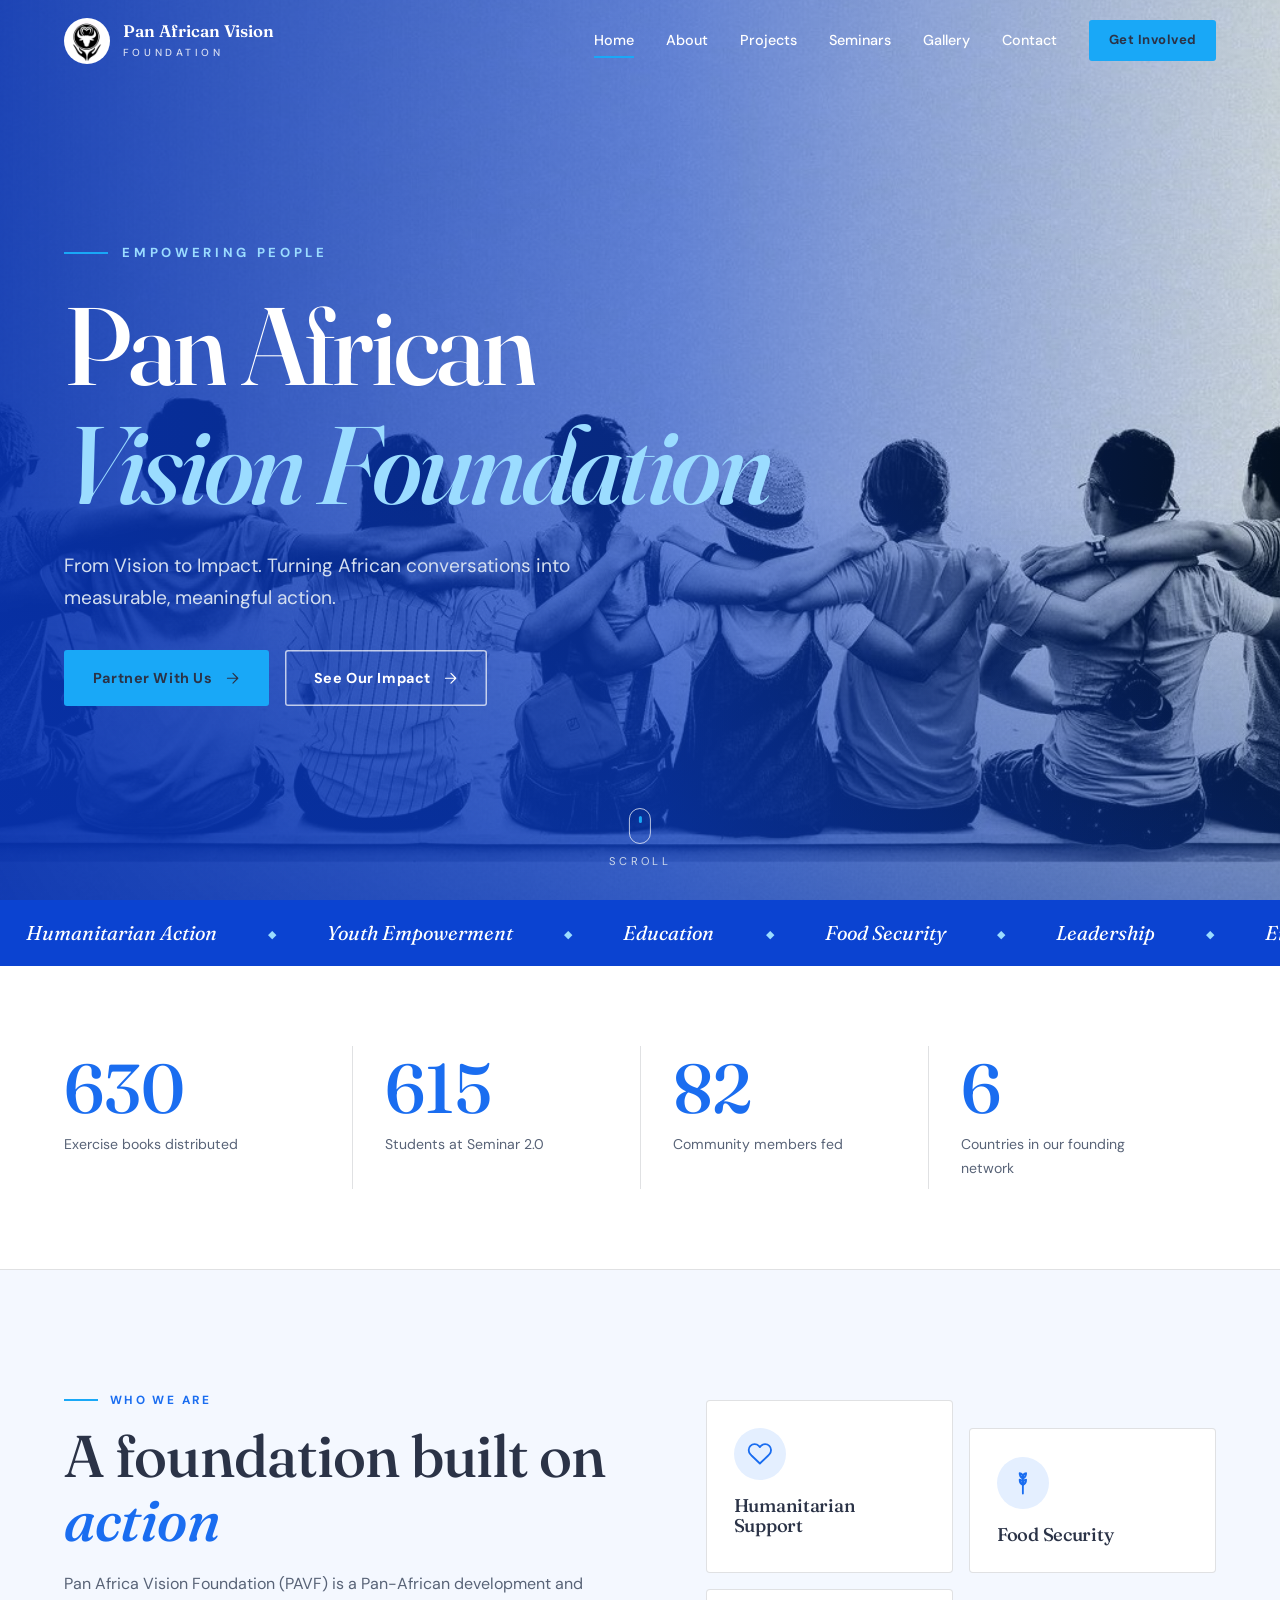
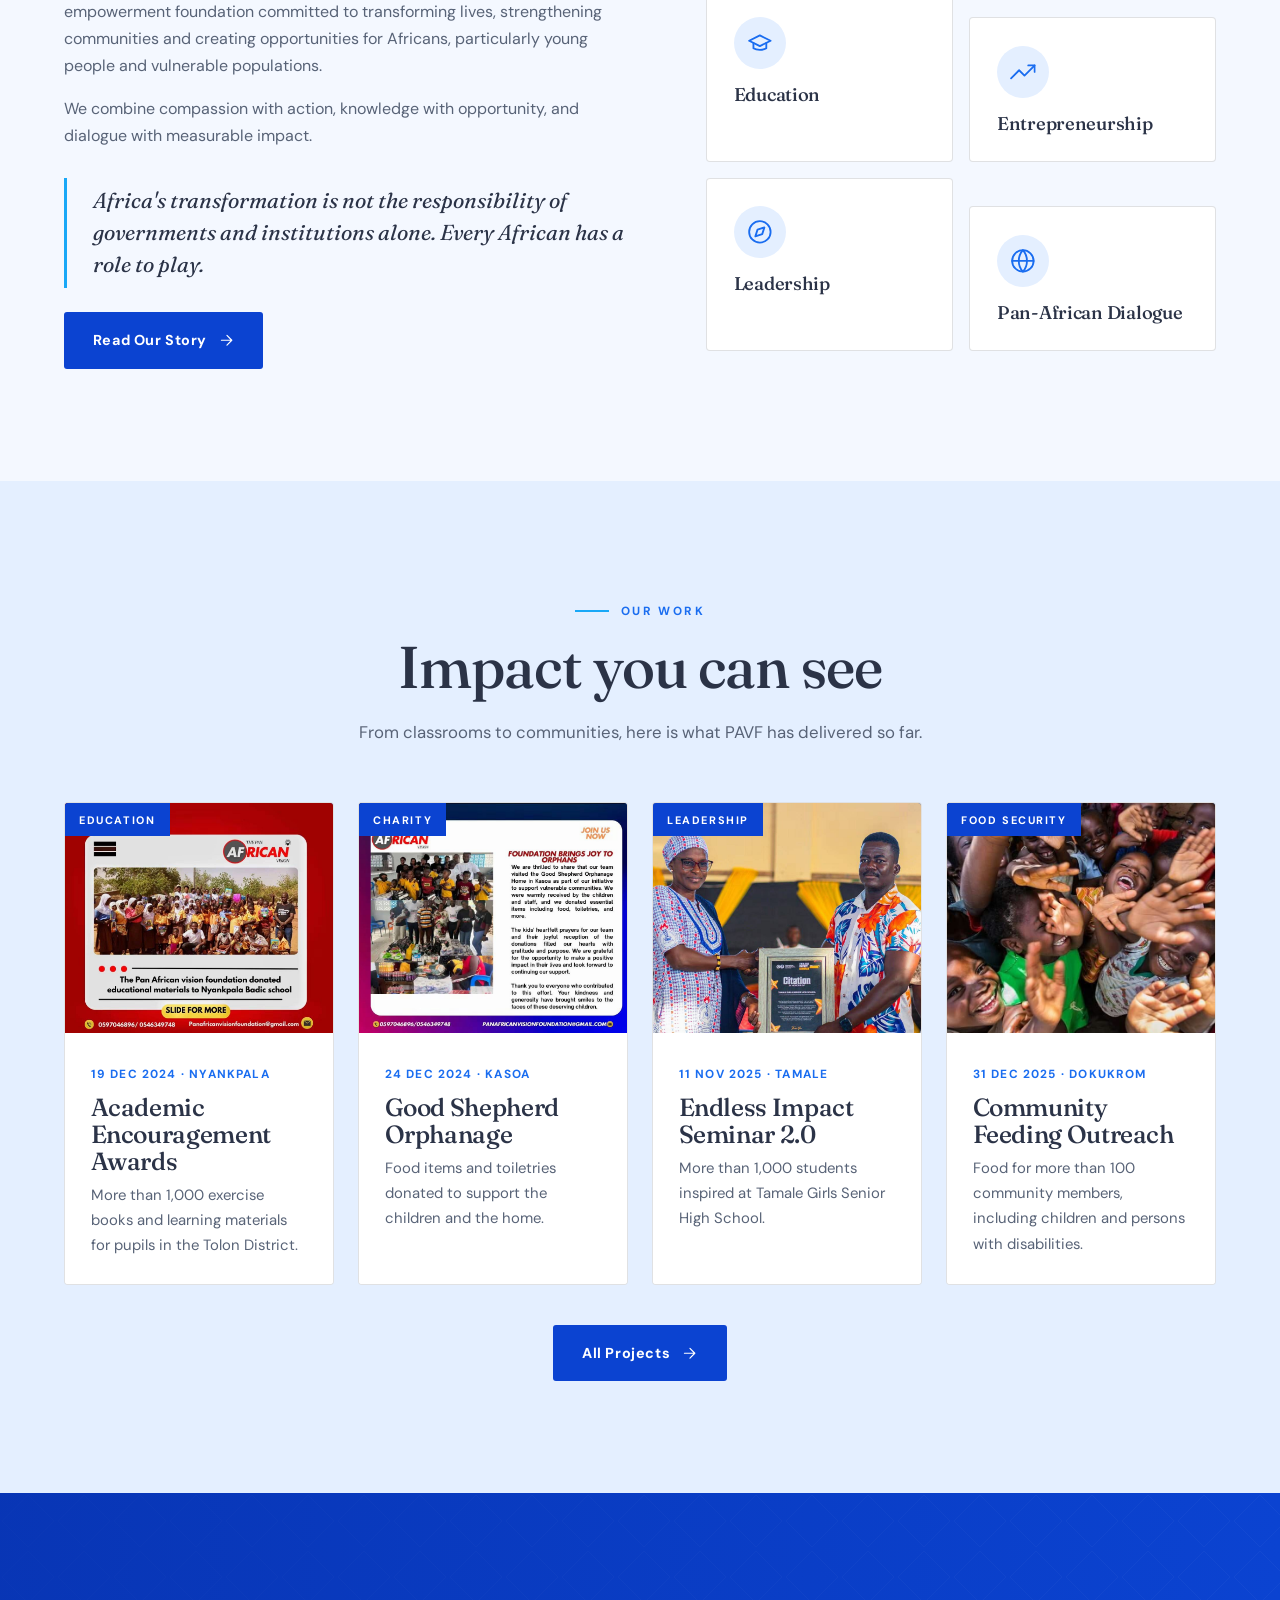
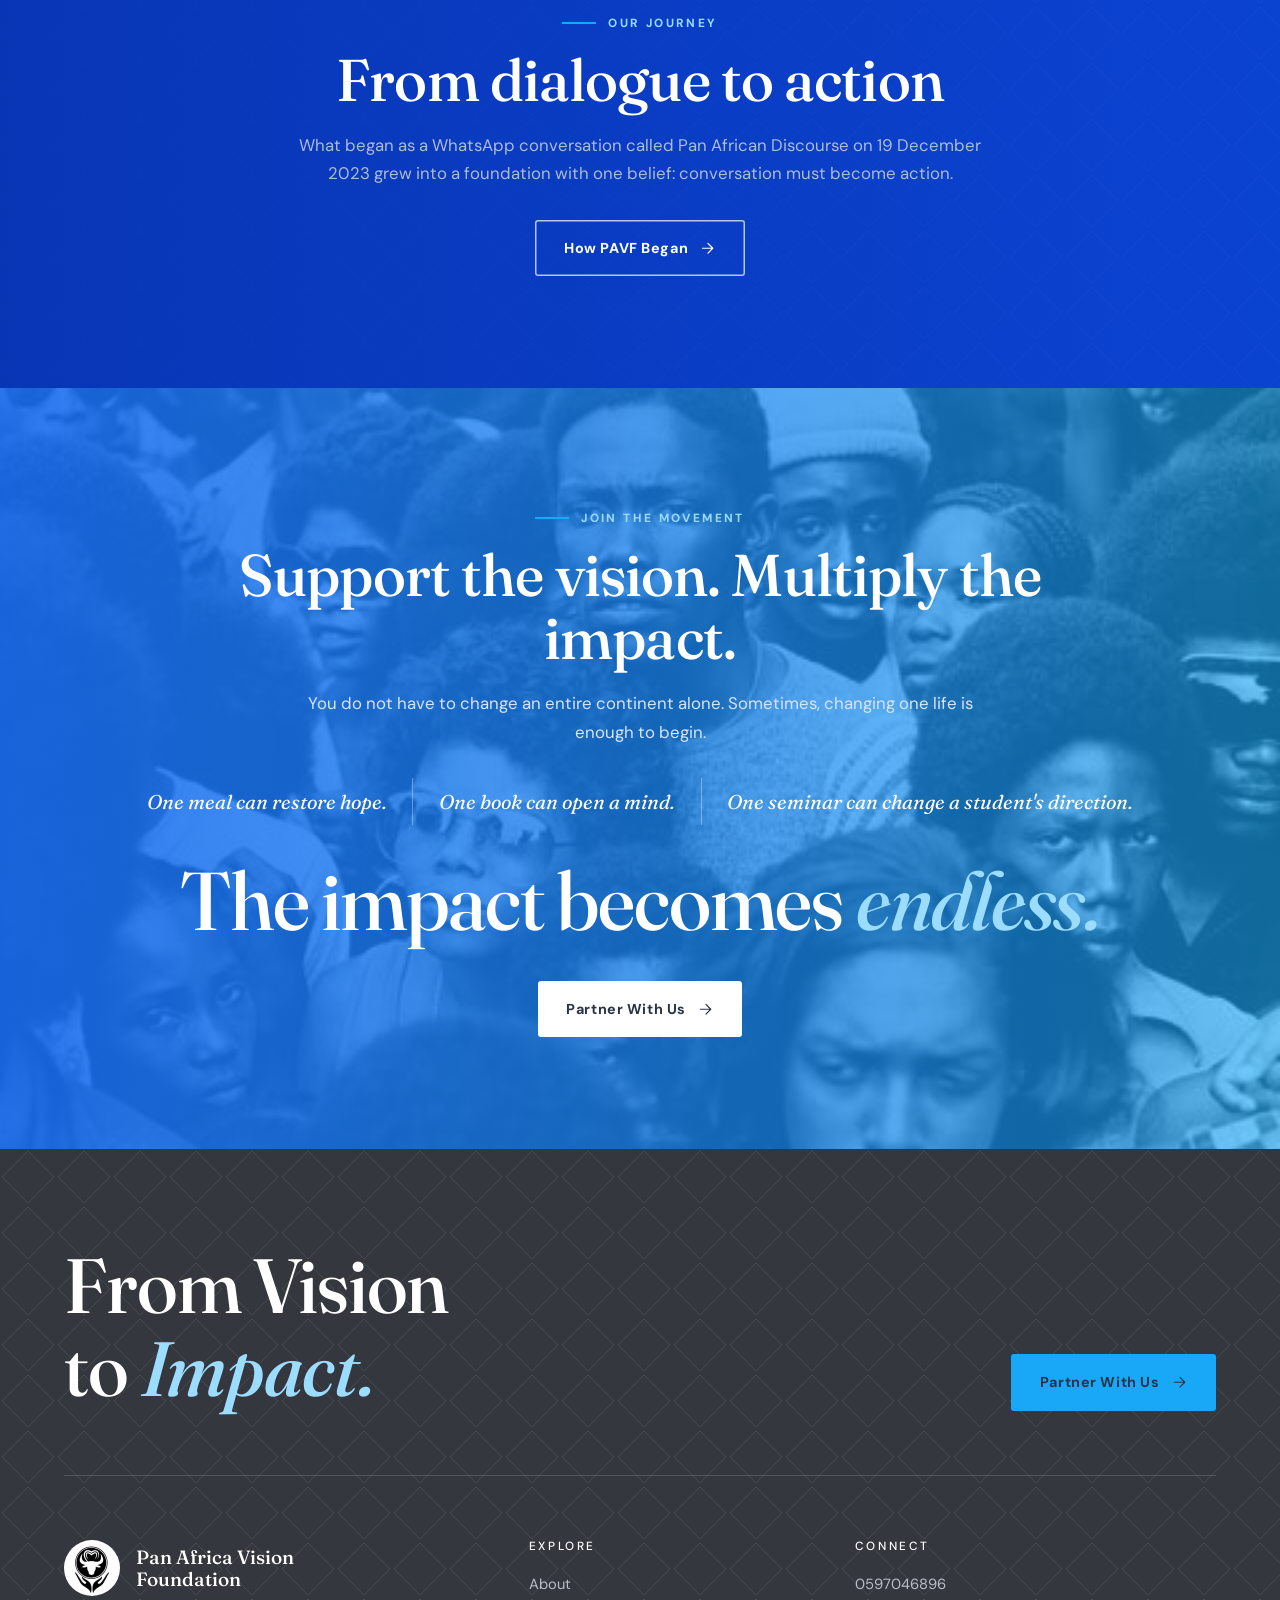
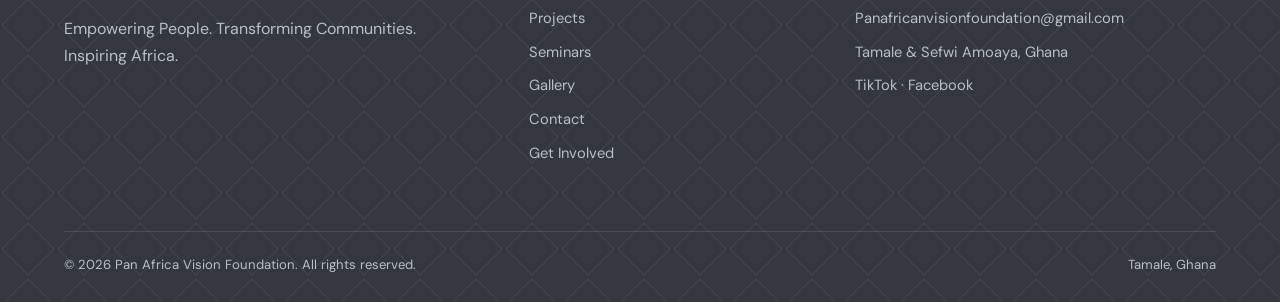
<file: index.html>
<!DOCTYPE html>
<html lang="en">
<head>
<meta charset="UTF-8">
<meta name="viewport" content="width=device-width, initial-scale=1">
<title>Home | Pan African Vision Foundation</title>
<meta name="description" content="Pan Africa Vision Foundation (PAVF): Pan-African development and empowerment. Humanitarian action, youth empowerment, education and community transformation in Ghana.">
<meta property="og:title" content="Home | Pan African Vision Foundation">
<meta property="og:description" content="Pan Africa Vision Foundation (PAVF): Pan-African development and empowerment. Humanitarian action, youth empowerment, education and community transformation in Ghana.">
<meta property="og:image" content="images/hero.jpg">
<meta name="theme-color" content="#0a1a30">
<link rel="icon" href="images/logo.jpg">
<link rel="preconnect" href="https://fonts.googleapis.com">
<link rel="preconnect" href="https://fonts.gstatic.com" crossorigin>
<link href="https://fonts.googleapis.com/css2?family=DM+Sans:wght@400;500;700&family=Fraunces:ital,opsz,wght@0,9..144,400;0,9..144,500;0,9..144,600;1,9..144,400;1,9..144,500&display=swap" rel="stylesheet">
<link rel="stylesheet" href="style.css">
</head>
<body data-solid="0">
<svg width="0" height="0" style="position:absolute" aria-hidden="true"><defs><symbol id="i-calendar" viewBox="0 0 24 24"><rect x="3" y="4" width="18" height="18" rx="2"/><path d="M16 2v4M8 2v4M3 10h18"/></symbol><symbol id="i-pin" viewBox="0 0 24 24"><path d="M20 10c0 6-8 12-8 12S4 16 4 10a8 8 0 0116 0z"/><circle cx="12" cy="10" r="3"/></symbol><symbol id="i-users" viewBox="0 0 24 24"><path d="M17 21v-2a4 4 0 00-4-4H5a4 4 0 00-4 4v2"/><circle cx="9" cy="7" r="4"/><path d="M23 21v-2a4 4 0 00-3-3.87M16 3.13a4 4 0 010 7.75"/></symbol><symbol id="i-phone" viewBox="0 0 24 24"><path d="M22 16.9v3a2 2 0 01-2.2 2 19.8 19.8 0 01-8.6-3.1 19.5 19.5 0 01-6-6A19.8 19.8 0 012.1 4.2 2 2 0 014.1 2h3a2 2 0 012 1.7c.1 1 .4 1.9.7 2.8a2 2 0 01-.5 2.1L8.1 9.9a16 16 0 006 6l1.3-1.3a2 2 0 012.1-.4c.9.3 1.8.6 2.8.7a2 2 0 011.7 2z"/></symbol><symbol id="i-mail" viewBox="0 0 24 24"><rect x="2" y="4" width="20" height="16" rx="2"/><path d="M22 7l-10 6L2 7"/></symbol><symbol id="i-heart" viewBox="0 0 24 24"><path d="M20.8 4.6a5.5 5.5 0 00-7.8 0L12 5.7l-1-1.1a5.5 5.5 0 00-7.8 7.8l1 1.1L12 21l7.8-7.5 1-1.1a5.5 5.5 0 000-7.8z"/></symbol><symbol id="i-wheat" viewBox="0 0 24 24"><path d="M12 22V8"/><path d="M12 8c-2-1-3-3-3-5 2 0 3 2 3 5zm0 0c2-1 3-3 3-5-2 0-3 2-3 5zM12 14c-2-1-3-3-3-5 2 0 3 2 3 5zm0 0c2-1 3-3 3-5-2 0-3 2-3 5z"/></symbol><symbol id="i-cap" viewBox="0 0 24 24"><path d="M22 10L12 5 2 10l10 5 10-5z"/><path d="M6 12v5c3 2 9 2 12 0v-5"/></symbol><symbol id="i-trend" viewBox="0 0 24 24"><path d="M23 6l-9.5 9.5-5-5L1 18"/><path d="M17 6h6v6"/></symbol><symbol id="i-compass" viewBox="0 0 24 24"><circle cx="12" cy="12" r="10"/><path d="M16.2 7.8l-2 6.3-6.4 2.1 2-6.3z"/></symbol><symbol id="i-globe" viewBox="0 0 24 24"><circle cx="12" cy="12" r="10"/><path d="M2 12h20M12 2a15 15 0 010 20 15 15 0 010-20z"/></symbol><symbol id="i-coins" viewBox="0 0 24 24"><circle cx="12" cy="12" r="9"/><path d="M14.5 9a2.5 2.5 0 00-2.5-1.5c-1.4 0-2.5.8-2.5 2s1 1.6 2.5 2 2.5.8 2.5 2-1.1 2-2.5 2A2.5 2.5 0 019.5 15M12 6v1.5M12 16.5V18"/></symbol><symbol id="i-building" viewBox="0 0 24 24"><path d="M3 21h18M5 21V7l7-4 7 4v14M9 21v-6h6v6"/></symbol><symbol id="i-mic" viewBox="0 0 24 24"><rect x="9" y="2" width="6" height="12" rx="3"/><path d="M19 10a7 7 0 01-14 0M12 19v3"/></symbol><symbol id="i-book" viewBox="0 0 24 24"><path d="M4 19.5A2.5 2.5 0 016.5 17H20V3H6.5A2.5 2.5 0 004 5.5v14zM4 19.5A2.5 2.5 0 006.5 22H20v-5"/></symbol><symbol id="i-home" viewBox="0 0 24 24"><path d="M3 11l9-8 9 8v10a1 1 0 01-1 1h-5v-7H9v7H4a1 1 0 01-1-1z"/></symbol><symbol id="i-sprout" viewBox="0 0 24 24"><path d="M12 22V10"/><path d="M12 10c0-4-3-6-7-6 0 4 3 6 7 6zM12 13c0-3 2-5 6-5 0 4-2 5-6 5z"/></symbol><symbol id="i-link" viewBox="0 0 24 24"><path d="M10 13a5 5 0 007 0l3-3a5 5 0 00-7-7l-1 1"/><path d="M14 11a5 5 0 00-7 0l-3 3a5 5 0 007 7l1-1"/></symbol><symbol id="i-arrow" viewBox="0 0 24 24"><path d="M5 12h14M13 5l7 7-7 7"/></symbol><symbol id="i-copy" viewBox="0 0 24 24"><rect x="9" y="9" width="13" height="13" rx="2"/><path d="M5 15H4a2 2 0 01-2-2V4a2 2 0 012-2h9a2 2 0 012 2v1"/></symbol></defs></svg>
<div id="progress"></div>
<header class="nav" id="nav">
 <div class="container nav-inner">
  <a href="index.html" class="brand"><img src="images/logo.jpg" alt="PAVF logo" onerror="this.style.display='none'"><span>Pan African Vision<br><small>Foundation</small></span></a>
  <nav id="menu"><a href="index.html" class="active">Home</a><a href="about.html">About</a><a href="projects.html">Projects</a><a href="seminars.html">Seminars</a><a href="gallery.html">Gallery</a><a href="contact.html">Contact</a><a href="get-involved.html" class="btn btn-sm">Get Involved</a></nav>
  <button class="burger" id="burger" aria-label="Menu"><span></span><span></span><span></span></button>
 </div>
</header>


<section class="hero" id="home">
 <div class="hero-bg" style="background-image:url('images/bg-hero.jpg'),var(--ph)"></div><div class="hero-overlay"></div>
 <div class="container hero-inner">
  <p class="rotator" data-items="Empowering People|Transforming Communities|Inspiring Africa"></p>
  <h1 class="reveal">Pan African<br><span class="gold">Vision Foundation</span></h1>
  <p class="lead reveal">From Vision to Impact. Turning African conversations into measurable, meaningful action.</p>
  <div class="hero-cta reveal"><a href="get-involved.html" class="btn">Partner With Us <svg class="ic" aria-hidden="true"><use href="#i-arrow"/></svg></a><a href="projects.html" class="btn btn-ghost">See Our Impact <svg class="ic" aria-hidden="true"><use href="#i-arrow"/></svg></a></div>
  <ul class="tags reveal"><li>Humanitarian Action</li><li>Youth Empowerment</li><li>Education</li><li>Leadership</li><li>Community Transformation</li></ul>
 </div>
 <a href="#about" class="scroll"><span></span>Scroll</a>
</section>
<div class="marquee" aria-hidden="true"><div class="track"><span>Humanitarian Action</span><span>Youth Empowerment</span><span>Education</span><span>Food Security</span><span>Leadership</span><span>Entrepreneurship</span><span>Community Transformation</span><span>Pan-African Dialogue</span></div></div>
<section class="stats"><div class="container stats-grid">
 <div class="stat"><b data-count="1000" data-suffix="+">0</b><span>Exercise books distributed</span></div>
 <div class="stat"><b data-count="1000" data-suffix="+">0</b><span>Students at Seminar 2.0</span></div>
 <div class="stat"><b data-count="100" data-suffix="+">0</b><span>Community members fed</span></div>
 <div class="stat"><b data-count="6">0</b><span>Countries in our founding network</span></div>
</div></section>

<section class="section" id="about"><div class="container split">
 <div class="reveal"><span class="kicker">Who We Are</span><h2>A foundation built on <em>action</em></h2>
  <p>Pan Africa Vision Foundation (PAVF) is a Pan-African development and empowerment foundation committed to transforming lives, strengthening communities and creating opportunities for Africans, particularly young people and vulnerable populations.</p>
  <p>We combine compassion with action, knowledge with opportunity, and dialogue with measurable impact.</p>
  <blockquote>Africa's transformation is not the responsibility of governments and institutions alone. Every African has a role to play.</blockquote>
  <a href="about.html" class="btn" style="margin-top:1.5rem">Read Our Story <svg class="ic" aria-hidden="true"><use href="#i-arrow"/></svg></a></div>
 <div class="cards-mini reveal">
  <div class="mini"><i><svg class="ic" aria-hidden="true"><use href="#i-heart"/></svg></i><h4>Humanitarian Support</h4></div><div class="mini"><i><svg class="ic" aria-hidden="true"><use href="#i-wheat"/></svg></i><h4>Food Security</h4></div>
  <div class="mini"><i><svg class="ic" aria-hidden="true"><use href="#i-cap"/></svg></i><h4>Education</h4></div><div class="mini"><i><svg class="ic" aria-hidden="true"><use href="#i-trend"/></svg></i><h4>Entrepreneurship</h4></div>
  <div class="mini"><i><svg class="ic" aria-hidden="true"><use href="#i-compass"/></svg></i><h4>Leadership</h4></div><div class="mini"><i><svg class="ic" aria-hidden="true"><use href="#i-globe"/></svg></i><h4>Pan-African Dialogue</h4></div>
 </div></div></section>

<section class="section tint"><div class="container">
 <div class="center reveal"><span class="kicker">Our Work</span><h2>Impact you can see</h2><p class="sub">From classrooms to communities, here is what PAVF has delivered so far.</p></div>
 <div class="grid">
  <article class="card reveal"><div class="img" style="background-image:url('images/project24-education.jpg'),var(--ph)"><span class="badge">Education</span></div><div class="body"><small>19 Dec 2024 · Nyankpala</small><h3>Academic Encouragement Awards</h3><p>More than 1,000 exercise books and learning materials for pupils in the Tolon District.</p></div></article>
  <article class="card reveal"><div class="img" style="background-image:url('images/project24-orphanage.jpg'),var(--ph)"><span class="badge">Charity</span></div><div class="body"><small>24 Dec 2024 · Kasoa</small><h3>Good Shepherd Orphanage</h3><p>Food items and toiletries donated to support the children and the home.</p></div></article>
  <article class="card reveal"><div class="img" style="background-image:url('images/seminar-2.jpg'),var(--ph)"><span class="badge">Leadership</span></div><div class="body"><small>11 Nov 2025 · Tamale</small><h3>Endless Impact Seminar 2.0</h3><p>More than 1,000 students inspired at Tamale Girls Senior High School.</p></div></article>
  <article class="card reveal"><div class="img" style="background-image:url('images/feeding-outreach.jpg'),var(--ph)"><span class="badge">Food Security</span></div><div class="body"><small>31 Dec 2025 · Dokukrom</small><h3>Community Feeding Outreach</h3><p>Food for more than 100 community members, including children and persons with disabilities.</p></div></article>
 </div>
 <div class="center" style="margin-top:2.5rem"><a href="projects.html" class="btn">All Projects <svg class="ic" aria-hidden="true"><use href="#i-arrow"/></svg></a></div>
</div></section>

<section class="section dark pbg" style="--bg:url('images/bg-journey.jpg')"><div class="container center reveal">
 <span class="kicker light">Our Journey</span><h2>From dialogue to action</h2>
 <p class="sub">What began as a WhatsApp conversation called Pan African Discourse on 19 December 2023 grew into a foundation with one belief: conversation must become action.</p>
 <a href="about.html#story" class="btn btn-ghost">How PAVF Began <svg class="ic" aria-hidden="true"><use href="#i-arrow"/></svg></a></div></section>

<section class="join pbg blue" style="--bg:url('images/bg-join.jpg')"><div class="container center">
 <span class="kicker light">Join the Movement</span><h2>Support the vision. Multiply the impact.</h2>
 <p class="sub">You do not have to change an entire continent alone. Sometimes, changing one life is enough to begin.</p>
 <div class="one"><span>One meal can restore hope.</span><span>One book can open a mind.</span><span>One seminar can change a student's direction.</span></div>
 <h3 class="big">The impact becomes <em>endless.</em></h3>
 <a href="get-involved.html" class="btn btn-white">Partner With Us <svg class="ic" aria-hidden="true"><use href="#i-arrow"/></svg></a></div></section>


<footer class="footer">
 <div class="container">
  <div class="foot-cta"><h2>From Vision<br>to <em>Impact.</em></h2><a href="get-involved.html" class="btn btn-gold">Partner With Us <svg class="ic" aria-hidden="true"><use href="#i-arrow"/></svg></a></div>
  <div class="foot-grid">
   <div><div class="foot-brand"><img src="images/logo.jpg" alt="PAVF logo" onerror="this.style.display='none'"><b>Pan Africa Vision<br>Foundation</b></div>
    <p>Empowering People. Transforming Communities. Inspiring Africa.</p></div>
   <div><h4>Explore</h4><ul><li><a href="about.html">About</a></li><li><a href="projects.html">Projects</a></li><li><a href="seminars.html">Seminars</a></li><li><a href="gallery.html">Gallery</a></li><li><a href="contact.html">Contact</a></li><li><a href="get-involved.html">Get Involved</a></li></ul></div>
   <div><h4>Connect</h4><ul>
    <li><a href="tel:+233597046896">0597046896</a></li>
    <li><a href="mailto:Panafricanvisionfoundation@gmail.com">Panafricanvisionfoundation@gmail.com</a></li>
    <li>Tamale &amp; Sefwi Amoaya, Ghana</li>
    <li><a href="https://www.tiktok.com/@panafricanvision" target="_blank" rel="noopener">TikTok</a> · <a href="https://www.facebook.com/share/19waaPcjvA/?mibextid=wwXIfr" target="_blank" rel="noopener">Facebook</a></li></ul></div>
  </div>
  <div class="foot-bottom"><span>© <span class="js-year"></span> Pan Africa Vision Foundation. All rights reserved.</span><span>Tamale, Ghana</span></div>
 </div>
</footer>
<button class="to-top" id="toTop" aria-label="Back to top">↑</button>
<script src="main.js"></script>
</body>
</html>
</file>
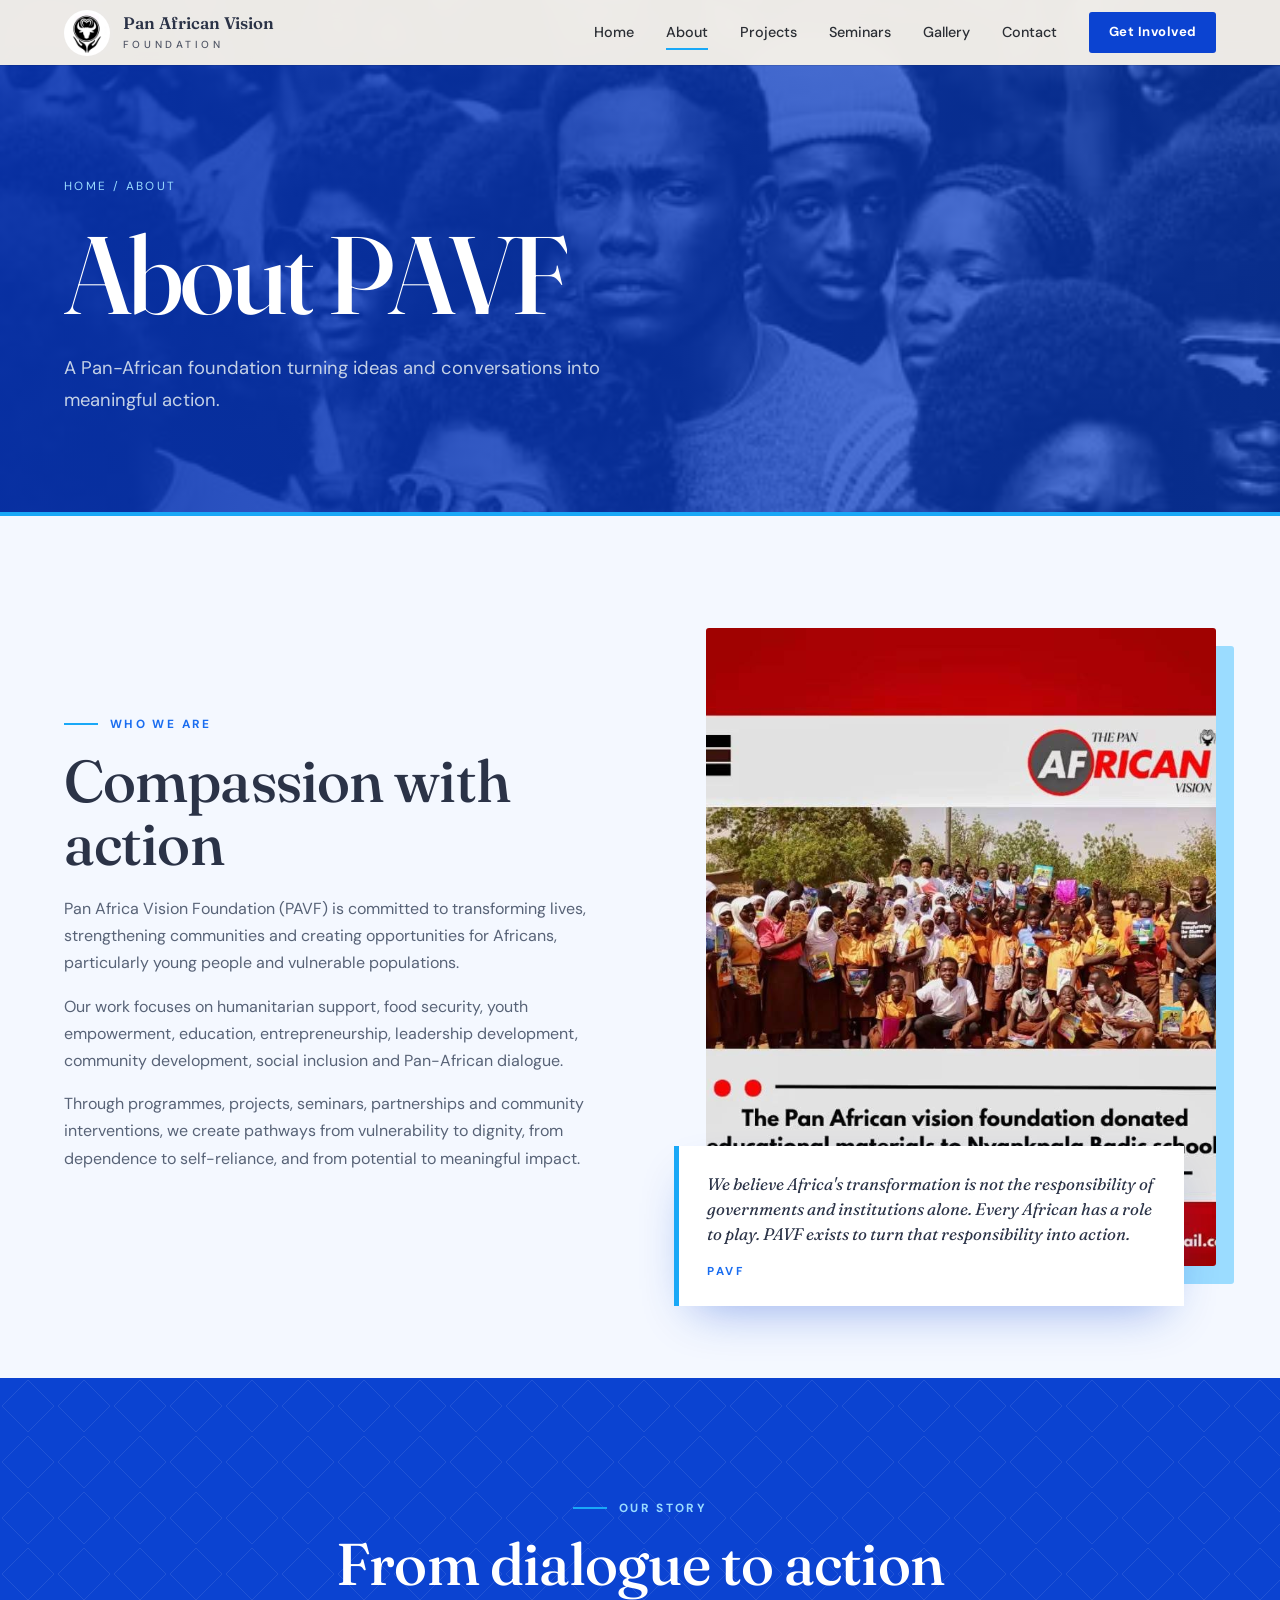
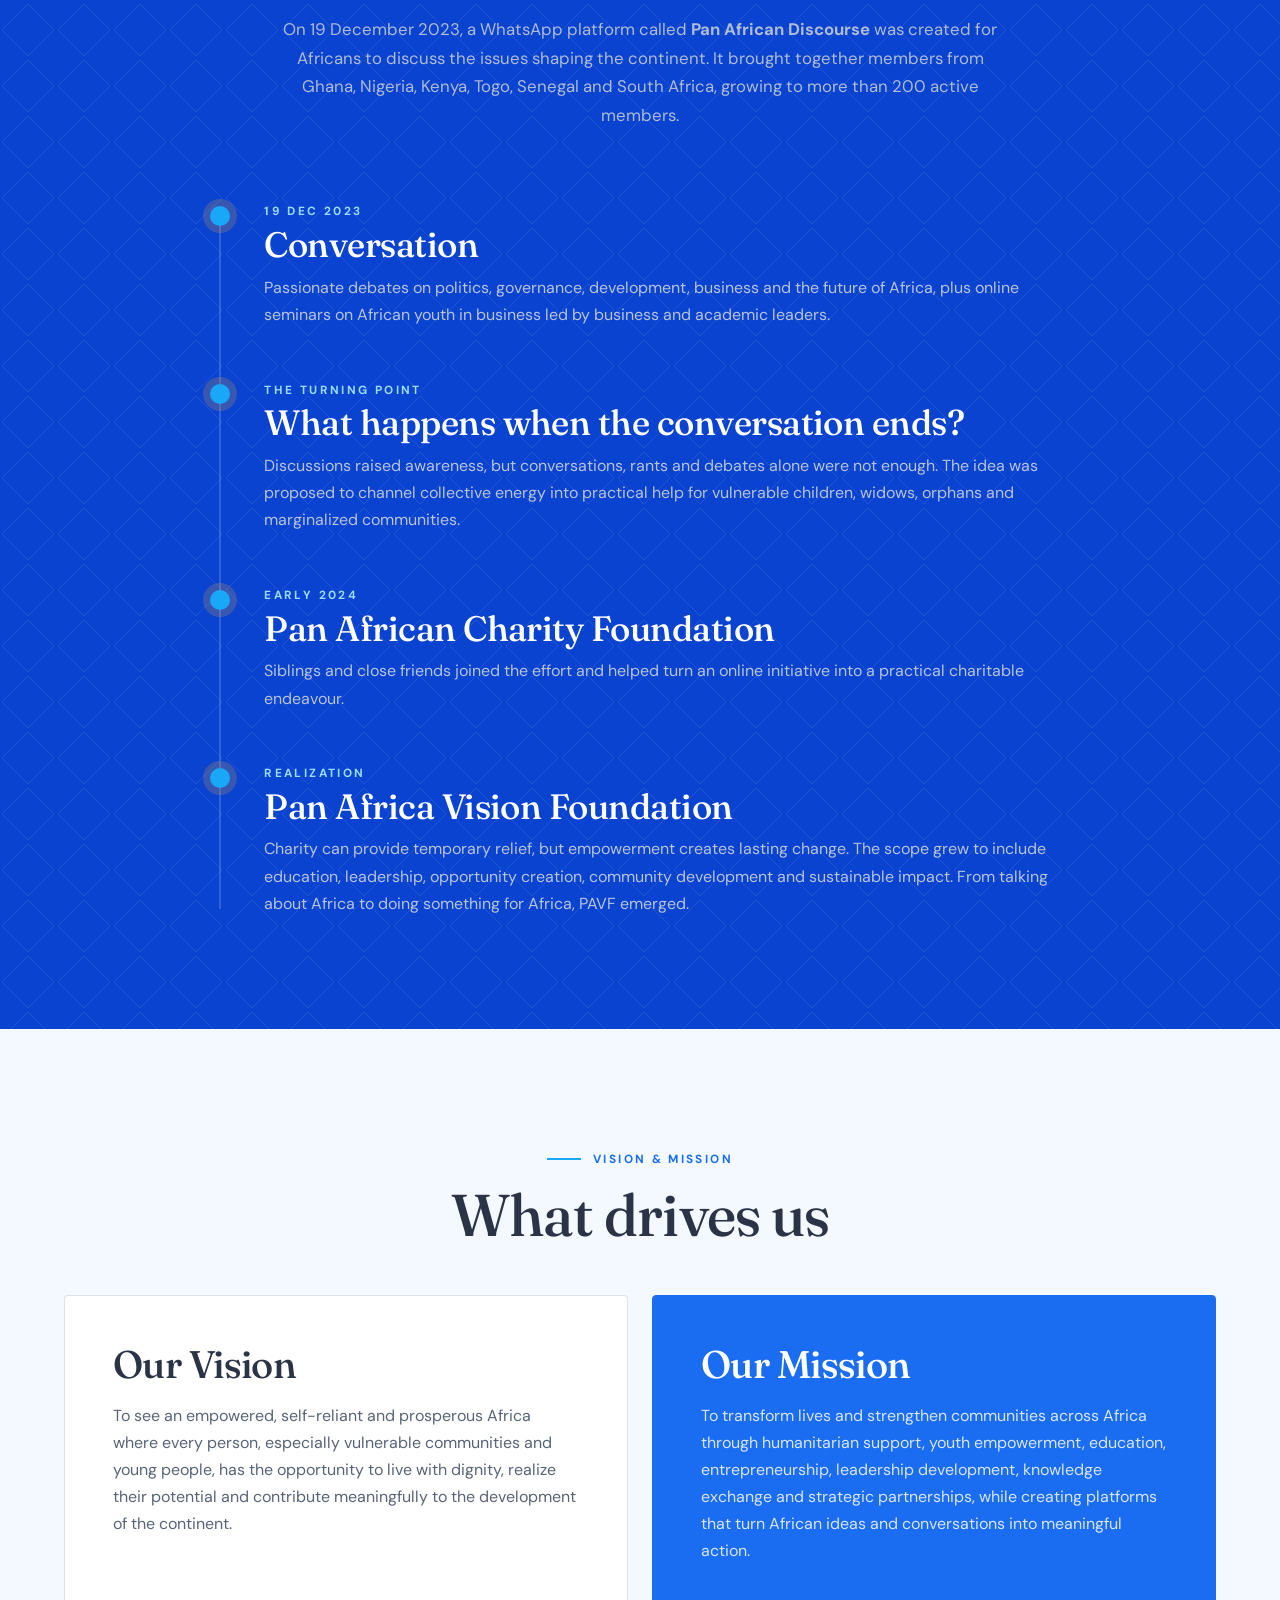
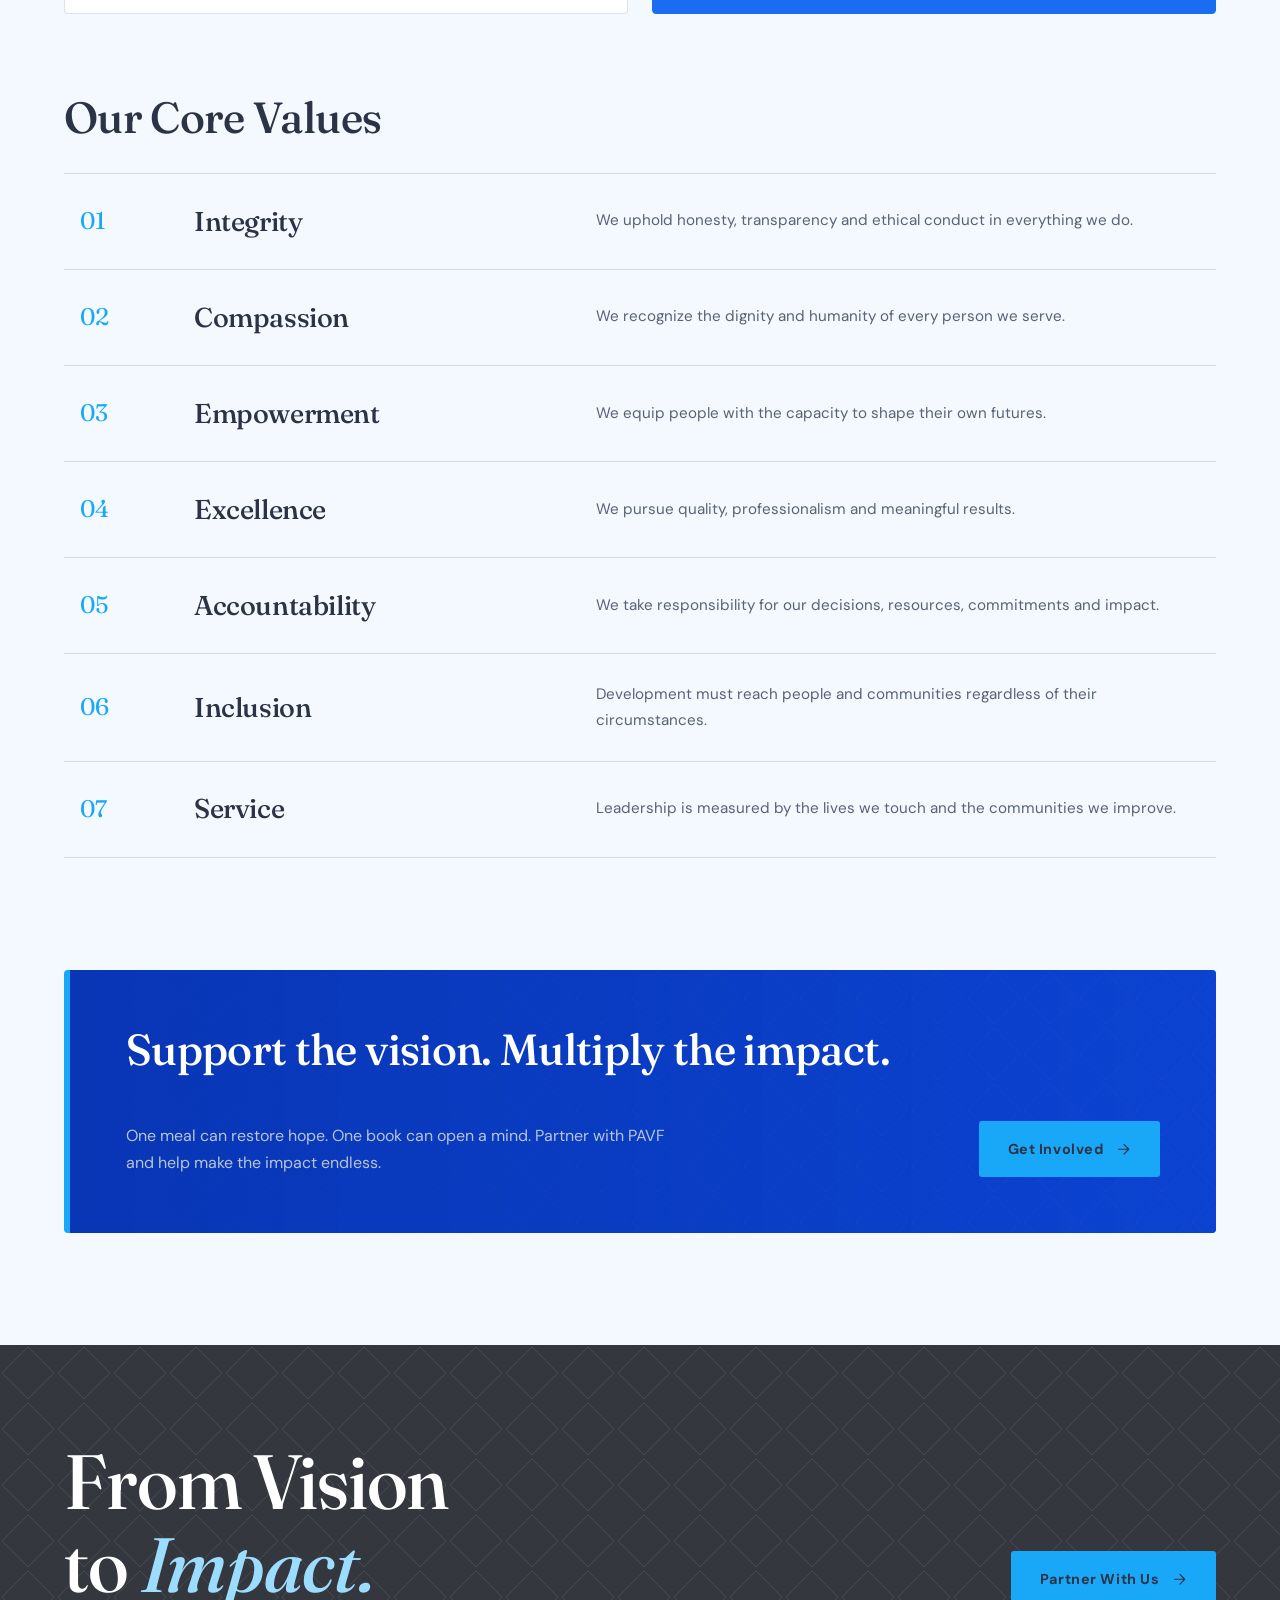
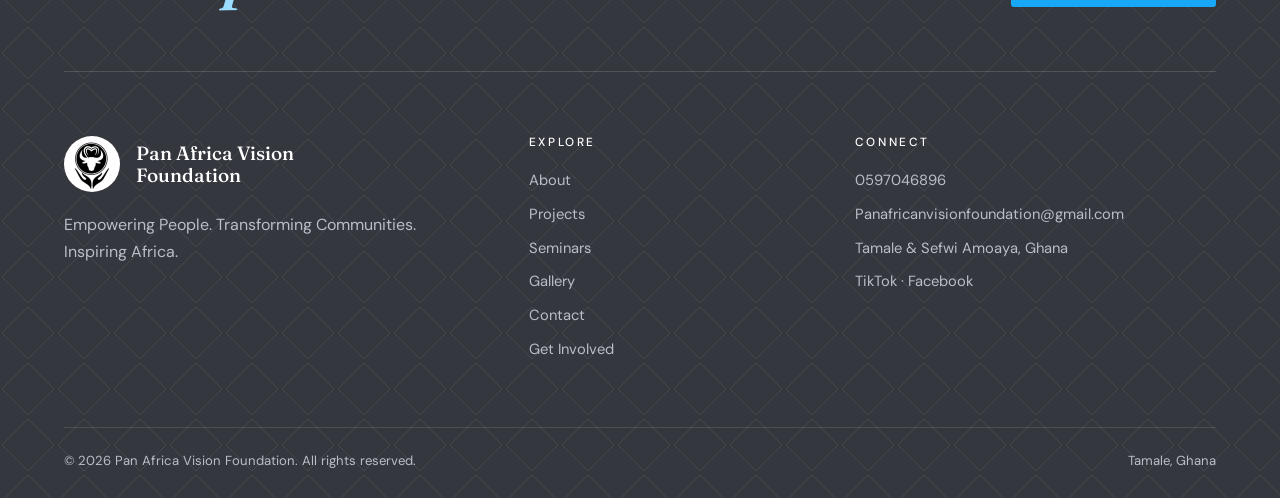
<file: about.html>
<!DOCTYPE html>
<html lang="en">
<head>
<meta charset="UTF-8">
<meta name="viewport" content="width=device-width, initial-scale=1">
<title>About Us | Pan African Vision Foundation</title>
<meta name="description" content="Our story, vision, mission and values: how a WhatsApp conversation became the Pan Africa Vision Foundation.">
<meta property="og:title" content="About Us | Pan African Vision Foundation">
<meta property="og:description" content="Our story, vision, mission and values: how a WhatsApp conversation became the Pan Africa Vision Foundation.">
<meta property="og:image" content="images/hero.jpg">
<meta name="theme-color" content="#0a1a30">
<link rel="icon" href="images/logo.jpg">
<link rel="preconnect" href="https://fonts.googleapis.com">
<link rel="preconnect" href="https://fonts.gstatic.com" crossorigin>
<link href="https://fonts.googleapis.com/css2?family=DM+Sans:wght@400;500;700&family=Fraunces:ital,opsz,wght@0,9..144,400;0,9..144,500;0,9..144,600;1,9..144,400;1,9..144,500&display=swap" rel="stylesheet">
<link rel="stylesheet" href="style.css">
</head>
<body data-solid="1">
<svg width="0" height="0" style="position:absolute" aria-hidden="true"><defs><symbol id="i-calendar" viewBox="0 0 24 24"><rect x="3" y="4" width="18" height="18" rx="2"/><path d="M16 2v4M8 2v4M3 10h18"/></symbol><symbol id="i-pin" viewBox="0 0 24 24"><path d="M20 10c0 6-8 12-8 12S4 16 4 10a8 8 0 0116 0z"/><circle cx="12" cy="10" r="3"/></symbol><symbol id="i-users" viewBox="0 0 24 24"><path d="M17 21v-2a4 4 0 00-4-4H5a4 4 0 00-4 4v2"/><circle cx="9" cy="7" r="4"/><path d="M23 21v-2a4 4 0 00-3-3.87M16 3.13a4 4 0 010 7.75"/></symbol><symbol id="i-phone" viewBox="0 0 24 24"><path d="M22 16.9v3a2 2 0 01-2.2 2 19.8 19.8 0 01-8.6-3.1 19.5 19.5 0 01-6-6A19.8 19.8 0 012.1 4.2 2 2 0 014.1 2h3a2 2 0 012 1.7c.1 1 .4 1.9.7 2.8a2 2 0 01-.5 2.1L8.1 9.9a16 16 0 006 6l1.3-1.3a2 2 0 012.1-.4c.9.3 1.8.6 2.8.7a2 2 0 011.7 2z"/></symbol><symbol id="i-mail" viewBox="0 0 24 24"><rect x="2" y="4" width="20" height="16" rx="2"/><path d="M22 7l-10 6L2 7"/></symbol><symbol id="i-heart" viewBox="0 0 24 24"><path d="M20.8 4.6a5.5 5.5 0 00-7.8 0L12 5.7l-1-1.1a5.5 5.5 0 00-7.8 7.8l1 1.1L12 21l7.8-7.5 1-1.1a5.5 5.5 0 000-7.8z"/></symbol><symbol id="i-wheat" viewBox="0 0 24 24"><path d="M12 22V8"/><path d="M12 8c-2-1-3-3-3-5 2 0 3 2 3 5zm0 0c2-1 3-3 3-5-2 0-3 2-3 5zM12 14c-2-1-3-3-3-5 2 0 3 2 3 5zm0 0c2-1 3-3 3-5-2 0-3 2-3 5z"/></symbol><symbol id="i-cap" viewBox="0 0 24 24"><path d="M22 10L12 5 2 10l10 5 10-5z"/><path d="M6 12v5c3 2 9 2 12 0v-5"/></symbol><symbol id="i-trend" viewBox="0 0 24 24"><path d="M23 6l-9.5 9.5-5-5L1 18"/><path d="M17 6h6v6"/></symbol><symbol id="i-compass" viewBox="0 0 24 24"><circle cx="12" cy="12" r="10"/><path d="M16.2 7.8l-2 6.3-6.4 2.1 2-6.3z"/></symbol><symbol id="i-globe" viewBox="0 0 24 24"><circle cx="12" cy="12" r="10"/><path d="M2 12h20M12 2a15 15 0 010 20 15 15 0 010-20z"/></symbol><symbol id="i-coins" viewBox="0 0 24 24"><circle cx="12" cy="12" r="9"/><path d="M14.5 9a2.5 2.5 0 00-2.5-1.5c-1.4 0-2.5.8-2.5 2s1 1.6 2.5 2 2.5.8 2.5 2-1.1 2-2.5 2A2.5 2.5 0 019.5 15M12 6v1.5M12 16.5V18"/></symbol><symbol id="i-building" viewBox="0 0 24 24"><path d="M3 21h18M5 21V7l7-4 7 4v14M9 21v-6h6v6"/></symbol><symbol id="i-mic" viewBox="0 0 24 24"><rect x="9" y="2" width="6" height="12" rx="3"/><path d="M19 10a7 7 0 01-14 0M12 19v3"/></symbol><symbol id="i-book" viewBox="0 0 24 24"><path d="M4 19.5A2.5 2.5 0 016.5 17H20V3H6.5A2.5 2.5 0 004 5.5v14zM4 19.5A2.5 2.5 0 006.5 22H20v-5"/></symbol><symbol id="i-home" viewBox="0 0 24 24"><path d="M3 11l9-8 9 8v10a1 1 0 01-1 1h-5v-7H9v7H4a1 1 0 01-1-1z"/></symbol><symbol id="i-sprout" viewBox="0 0 24 24"><path d="M12 22V10"/><path d="M12 10c0-4-3-6-7-6 0 4 3 6 7 6zM12 13c0-3 2-5 6-5 0 4-2 5-6 5z"/></symbol><symbol id="i-link" viewBox="0 0 24 24"><path d="M10 13a5 5 0 007 0l3-3a5 5 0 00-7-7l-1 1"/><path d="M14 11a5 5 0 00-7 0l-3 3a5 5 0 007 7l1-1"/></symbol><symbol id="i-arrow" viewBox="0 0 24 24"><path d="M5 12h14M13 5l7 7-7 7"/></symbol><symbol id="i-copy" viewBox="0 0 24 24"><rect x="9" y="9" width="13" height="13" rx="2"/><path d="M5 15H4a2 2 0 01-2-2V4a2 2 0 012-2h9a2 2 0 012 2v1"/></symbol></defs></svg>
<div id="progress"></div>
<header class="nav solid" id="nav">
 <div class="container nav-inner">
  <a href="index.html" class="brand"><img src="images/logo.jpg" alt="PAVF logo" onerror="this.style.display='none'"><span>Pan African Vision<br><small>Foundation</small></span></a>
  <nav id="menu"><a href="index.html">Home</a><a href="about.html" class="active">About</a><a href="projects.html">Projects</a><a href="seminars.html">Seminars</a><a href="gallery.html">Gallery</a><a href="contact.html">Contact</a><a href="get-involved.html" class="btn btn-sm">Get Involved</a></nav>
  <button class="burger" id="burger" aria-label="Menu"><span></span><span></span><span></span></button>
 </div>
</header>

<section class="page-hero pbg" style="--bg:url('images/bg-about.jpg')"><div class="container"><div class="crumbs"><a href="index.html">Home</a> / About</div><h1>About PAVF</h1><p>A Pan-African foundation turning ideas and conversations into meaningful action.</p></div></section>
<section class="section"><div class="container split">
 <div class="reveal"><span class="kicker">Who We Are</span><h2>Compassion with action</h2>
  <p>Pan Africa Vision Foundation (PAVF) is committed to transforming lives, strengthening communities and creating opportunities for Africans, particularly young people and vulnerable populations.</p>
  <p>Our work focuses on humanitarian support, food security, youth empowerment, education, entrepreneurship, leadership development, community development, social inclusion and Pan-African dialogue.</p>
  <p>Through programmes, projects, seminars, partnerships and community interventions, we create pathways from vulnerability to dignity, from dependence to self-reliance, and from potential to meaningful impact.</p></div>
 <div class="reveal"><div class="photo-frame" style="--bg:url('images/project24-education.jpg')"><div class="quote-box">We believe Africa's transformation is not the responsibility of governments and institutions alone. Every African has a role to play. PAVF exists to turn that responsibility into action.<b>PAVF</b></div></div></div>
</div></section>

<section class="section dark" id="story"><div class="container">
 <div class="center reveal"><span class="kicker light">Our Story</span><h2>From dialogue to action</h2>
  <p class="sub">On 19 December 2023, a WhatsApp platform called <b>Pan African Discourse</b> was created for Africans to discuss the issues shaping the continent. It brought together members from Ghana, Nigeria, Kenya, Togo, Senegal and South Africa, growing to more than 200 active members.</p></div>
 <div class="timeline">
  <div class="t-item reveal"><div class="dot"></div><h5>19 Dec 2023</h5><h3>Conversation</h3><p>Passionate debates on politics, governance, development, business and the future of Africa, plus online seminars on African youth in business led by business and academic leaders.</p></div>
  <div class="t-item reveal"><div class="dot"></div><h5>The turning point</h5><h3>What happens when the conversation ends?</h3><p>Discussions raised awareness, but conversations, rants and debates alone were not enough. The idea was proposed to channel collective energy into practical help for vulnerable children, widows, orphans and marginalized communities.</p></div>
  <div class="t-item reveal"><div class="dot"></div><h5>Early 2024</h5><h3>Pan African Charity Foundation</h3><p>Siblings and close friends joined the effort and helped turn an online initiative into a practical charitable endeavour.</p></div>
  <div class="t-item reveal"><div class="dot"></div><h5>Realization</h5><h3>Pan Africa Vision Foundation</h3><p>Charity can provide temporary relief, but empowerment creates lasting change. The scope grew to include education, leadership, opportunity creation, community development and sustainable impact. From talking about Africa to doing something for Africa, PAVF emerged.</p></div>
 </div></div></section>

<section class="section" id="vision"><div class="container">
 <div class="center reveal"><span class="kicker">Vision &amp; Mission</span><h2>What drives us</h2></div>
 <div class="vm-grid">
  <article class="vm reveal"><h3>Our Vision</h3><p>To see an empowered, self-reliant and prosperous Africa where every person, especially vulnerable communities and young people, has the opportunity to live with dignity, realize their potential and contribute meaningfully to the development of the continent.</p></article>
  <article class="vm blue reveal"><h3>Our Mission</h3><p>To transform lives and strengthen communities across Africa through humanitarian support, youth empowerment, education, entrepreneurship, leadership development, knowledge exchange and strategic partnerships, while creating platforms that turn African ideas and conversations into meaningful action.</p></article>
 </div>
 <h3 class="center sub-h reveal">Our Core Values</h3>
 <div class="values">
  <div class="val reveal"><span>01</span><h4>Integrity</h4><p>We uphold honesty, transparency and ethical conduct in everything we do.</p></div>
  <div class="val reveal"><span>02</span><h4>Compassion</h4><p>We recognize the dignity and humanity of every person we serve.</p></div>
  <div class="val reveal"><span>03</span><h4>Empowerment</h4><p>We equip people with the capacity to shape their own futures.</p></div>
  <div class="val reveal"><span>04</span><h4>Excellence</h4><p>We pursue quality, professionalism and meaningful results.</p></div>
  <div class="val reveal"><span>05</span><h4>Accountability</h4><p>We take responsibility for our decisions, resources, commitments and impact.</p></div>
  <div class="val reveal"><span>06</span><h4>Inclusion</h4><p>Development must reach people and communities regardless of their circumstances.</p></div>
  <div class="val reveal"><span>07</span><h4>Service</h4><p>Leadership is measured by the lives we touch and the communities we improve.</p></div>
 </div></div></section>
<section class="cta-wrap"><div class="container"><div class="cta-band pbg reveal" style="--bg:url('images/cta.jpg')"><h2>Support the vision. Multiply the impact.</h2><p>One meal can restore hope. One book can open a mind. Partner with PAVF and help make the impact endless.</p><a href="get-involved.html" class="btn btn-white" style="margin-top:0">Get Involved <svg class="ic" aria-hidden="true"><use href="#i-arrow"/></svg></a></div></div></section>

<footer class="footer">
 <div class="container">
  <div class="foot-cta"><h2>From Vision<br>to <em>Impact.</em></h2><a href="get-involved.html" class="btn btn-gold">Partner With Us <svg class="ic" aria-hidden="true"><use href="#i-arrow"/></svg></a></div>
  <div class="foot-grid">
   <div><div class="foot-brand"><img src="images/logo.jpg" alt="PAVF logo" onerror="this.style.display='none'"><b>Pan Africa Vision<br>Foundation</b></div>
    <p>Empowering People. Transforming Communities. Inspiring Africa.</p></div>
   <div><h4>Explore</h4><ul><li><a href="about.html">About</a></li><li><a href="projects.html">Projects</a></li><li><a href="seminars.html">Seminars</a></li><li><a href="gallery.html">Gallery</a></li><li><a href="contact.html">Contact</a></li><li><a href="get-involved.html">Get Involved</a></li></ul></div>
   <div><h4>Connect</h4><ul>
    <li><a href="tel:+233597046896">0597046896</a></li>
    <li><a href="mailto:Panafricanvisionfoundation@gmail.com">Panafricanvisionfoundation@gmail.com</a></li>
    <li>Tamale &amp; Sefwi Amoaya, Ghana</li>
    <li><a href="https://www.tiktok.com/@panafricanvision" target="_blank" rel="noopener">TikTok</a> · <a href="https://www.facebook.com/share/19waaPcjvA/?mibextid=wwXIfr" target="_blank" rel="noopener">Facebook</a></li></ul></div>
  </div>
  <div class="foot-bottom"><span>© <span class="js-year"></span> Pan Africa Vision Foundation. All rights reserved.</span><span>Tamale, Ghana</span></div>
 </div>
</footer>
<button class="to-top" id="toTop" aria-label="Back to top">↑</button>
<script src="main.js"></script>
</body>
</html>
</file>
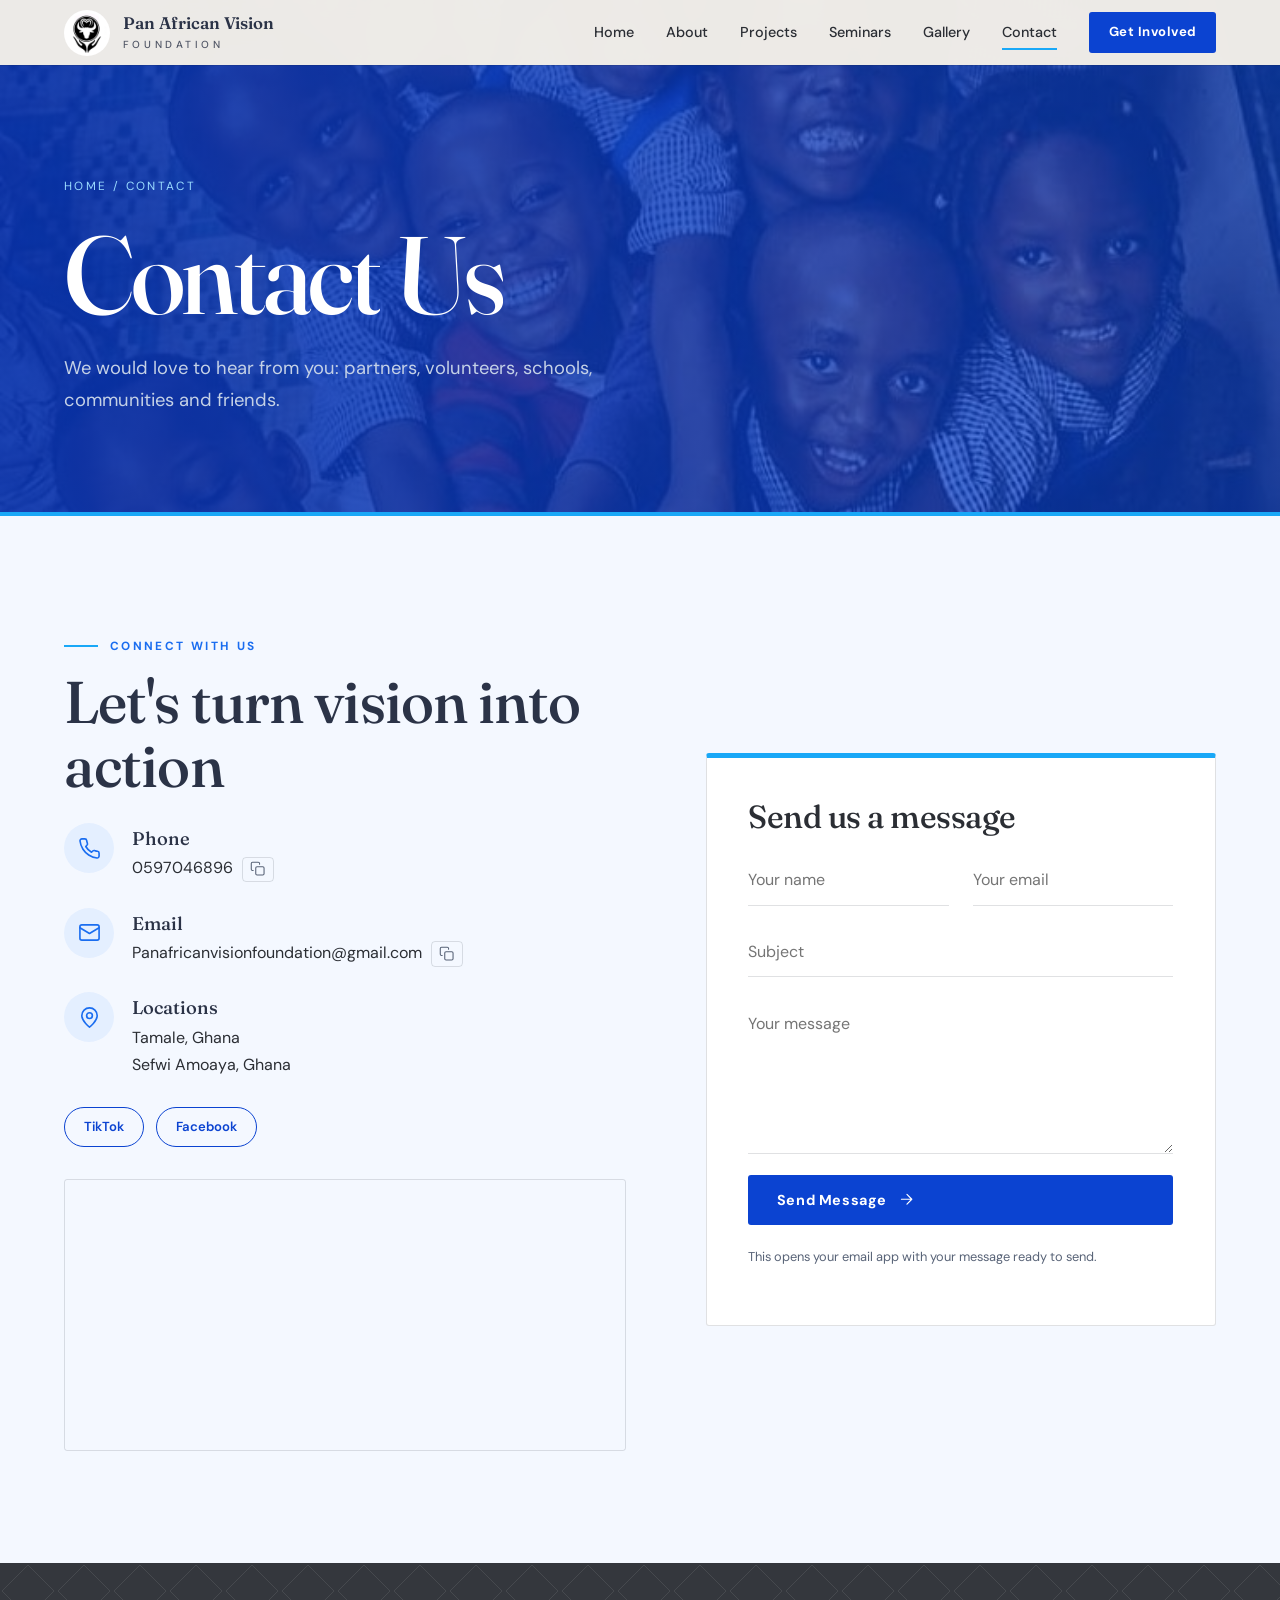
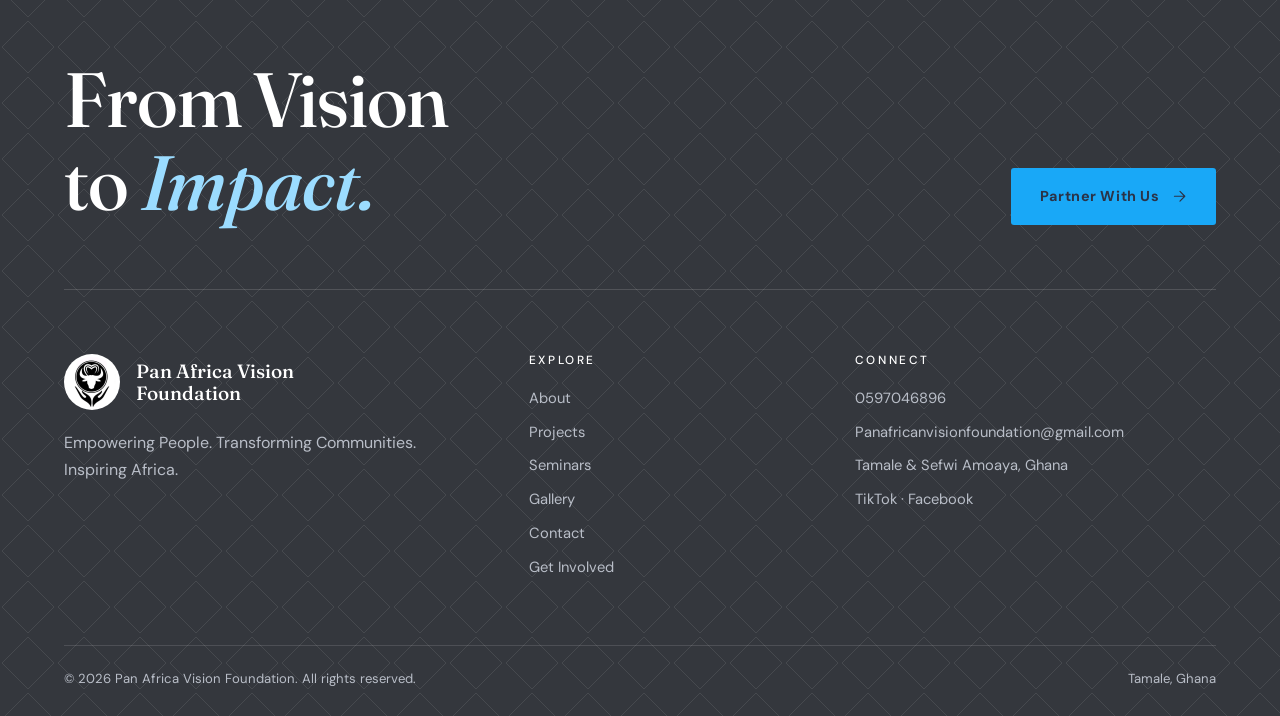
<file: contact.html>
<!DOCTYPE html>
<html lang="en">
<head>
<meta charset="UTF-8">
<meta name="viewport" content="width=device-width, initial-scale=1">
<title>Contact | Pan African Vision Foundation</title>
<meta name="description" content="Contact the Pan Africa Vision Foundation in Tamale and Sefwi Amoaya, Ghana.">
<meta property="og:title" content="Contact | Pan African Vision Foundation">
<meta property="og:description" content="Contact the Pan Africa Vision Foundation in Tamale and Sefwi Amoaya, Ghana.">
<meta property="og:image" content="images/hero.jpg">
<meta name="theme-color" content="#0a1a30">
<link rel="icon" href="images/logo.jpg">
<link rel="preconnect" href="https://fonts.googleapis.com">
<link rel="preconnect" href="https://fonts.gstatic.com" crossorigin>
<link href="https://fonts.googleapis.com/css2?family=DM+Sans:wght@400;500;700&family=Fraunces:ital,opsz,wght@0,9..144,400;0,9..144,500;0,9..144,600;1,9..144,400;1,9..144,500&display=swap" rel="stylesheet">
<link rel="stylesheet" href="style.css">
</head>
<body data-solid="1">
<svg width="0" height="0" style="position:absolute" aria-hidden="true"><defs><symbol id="i-calendar" viewBox="0 0 24 24"><rect x="3" y="4" width="18" height="18" rx="2"/><path d="M16 2v4M8 2v4M3 10h18"/></symbol><symbol id="i-pin" viewBox="0 0 24 24"><path d="M20 10c0 6-8 12-8 12S4 16 4 10a8 8 0 0116 0z"/><circle cx="12" cy="10" r="3"/></symbol><symbol id="i-users" viewBox="0 0 24 24"><path d="M17 21v-2a4 4 0 00-4-4H5a4 4 0 00-4 4v2"/><circle cx="9" cy="7" r="4"/><path d="M23 21v-2a4 4 0 00-3-3.87M16 3.13a4 4 0 010 7.75"/></symbol><symbol id="i-phone" viewBox="0 0 24 24"><path d="M22 16.9v3a2 2 0 01-2.2 2 19.8 19.8 0 01-8.6-3.1 19.5 19.5 0 01-6-6A19.8 19.8 0 012.1 4.2 2 2 0 014.1 2h3a2 2 0 012 1.7c.1 1 .4 1.9.7 2.8a2 2 0 01-.5 2.1L8.1 9.9a16 16 0 006 6l1.3-1.3a2 2 0 012.1-.4c.9.3 1.8.6 2.8.7a2 2 0 011.7 2z"/></symbol><symbol id="i-mail" viewBox="0 0 24 24"><rect x="2" y="4" width="20" height="16" rx="2"/><path d="M22 7l-10 6L2 7"/></symbol><symbol id="i-heart" viewBox="0 0 24 24"><path d="M20.8 4.6a5.5 5.5 0 00-7.8 0L12 5.7l-1-1.1a5.5 5.5 0 00-7.8 7.8l1 1.1L12 21l7.8-7.5 1-1.1a5.5 5.5 0 000-7.8z"/></symbol><symbol id="i-wheat" viewBox="0 0 24 24"><path d="M12 22V8"/><path d="M12 8c-2-1-3-3-3-5 2 0 3 2 3 5zm0 0c2-1 3-3 3-5-2 0-3 2-3 5zM12 14c-2-1-3-3-3-5 2 0 3 2 3 5zm0 0c2-1 3-3 3-5-2 0-3 2-3 5z"/></symbol><symbol id="i-cap" viewBox="0 0 24 24"><path d="M22 10L12 5 2 10l10 5 10-5z"/><path d="M6 12v5c3 2 9 2 12 0v-5"/></symbol><symbol id="i-trend" viewBox="0 0 24 24"><path d="M23 6l-9.5 9.5-5-5L1 18"/><path d="M17 6h6v6"/></symbol><symbol id="i-compass" viewBox="0 0 24 24"><circle cx="12" cy="12" r="10"/><path d="M16.2 7.8l-2 6.3-6.4 2.1 2-6.3z"/></symbol><symbol id="i-globe" viewBox="0 0 24 24"><circle cx="12" cy="12" r="10"/><path d="M2 12h20M12 2a15 15 0 010 20 15 15 0 010-20z"/></symbol><symbol id="i-coins" viewBox="0 0 24 24"><circle cx="12" cy="12" r="9"/><path d="M14.5 9a2.5 2.5 0 00-2.5-1.5c-1.4 0-2.5.8-2.5 2s1 1.6 2.5 2 2.5.8 2.5 2-1.1 2-2.5 2A2.5 2.5 0 019.5 15M12 6v1.5M12 16.5V18"/></symbol><symbol id="i-building" viewBox="0 0 24 24"><path d="M3 21h18M5 21V7l7-4 7 4v14M9 21v-6h6v6"/></symbol><symbol id="i-mic" viewBox="0 0 24 24"><rect x="9" y="2" width="6" height="12" rx="3"/><path d="M19 10a7 7 0 01-14 0M12 19v3"/></symbol><symbol id="i-book" viewBox="0 0 24 24"><path d="M4 19.5A2.5 2.5 0 016.5 17H20V3H6.5A2.5 2.5 0 004 5.5v14zM4 19.5A2.5 2.5 0 006.5 22H20v-5"/></symbol><symbol id="i-home" viewBox="0 0 24 24"><path d="M3 11l9-8 9 8v10a1 1 0 01-1 1h-5v-7H9v7H4a1 1 0 01-1-1z"/></symbol><symbol id="i-sprout" viewBox="0 0 24 24"><path d="M12 22V10"/><path d="M12 10c0-4-3-6-7-6 0 4 3 6 7 6zM12 13c0-3 2-5 6-5 0 4-2 5-6 5z"/></symbol><symbol id="i-link" viewBox="0 0 24 24"><path d="M10 13a5 5 0 007 0l3-3a5 5 0 00-7-7l-1 1"/><path d="M14 11a5 5 0 00-7 0l-3 3a5 5 0 007 7l1-1"/></symbol><symbol id="i-arrow" viewBox="0 0 24 24"><path d="M5 12h14M13 5l7 7-7 7"/></symbol><symbol id="i-copy" viewBox="0 0 24 24"><rect x="9" y="9" width="13" height="13" rx="2"/><path d="M5 15H4a2 2 0 01-2-2V4a2 2 0 012-2h9a2 2 0 012 2v1"/></symbol></defs></svg>
<div id="progress"></div>
<header class="nav solid" id="nav">
 <div class="container nav-inner">
  <a href="index.html" class="brand"><img src="images/logo.jpg" alt="PAVF logo" onerror="this.style.display='none'"><span>Pan African Vision<br><small>Foundation</small></span></a>
  <nav id="menu"><a href="index.html">Home</a><a href="about.html">About</a><a href="projects.html">Projects</a><a href="seminars.html">Seminars</a><a href="gallery.html">Gallery</a><a href="contact.html" class="active">Contact</a><a href="get-involved.html" class="btn btn-sm">Get Involved</a></nav>
  <button class="burger" id="burger" aria-label="Menu"><span></span><span></span><span></span></button>
 </div>
</header>

<section class="page-hero pbg" style="--bg:url('images/bg-contact.jpg')"><div class="container"><div class="crumbs"><a href="index.html">Home</a> / Contact</div><h1>Contact Us</h1><p>We would love to hear from you: partners, volunteers, schools, communities and friends.</p></div></section><section class="section"><div class="container split">
 <div class="reveal"><span class="kicker">Connect With Us</span><h2>Let's turn vision into action</h2>
  <ul class="contact-list">
   <li><i><svg class="ic" aria-hidden="true"><use href="#i-phone"/></svg></i><div><b>Phone</b><a href="tel:+233597046896">0597046896</a></div></li>
   <li><i><svg class="ic" aria-hidden="true"><use href="#i-mail"/></svg></i><div><b>Email</b><a href="mailto:Panafricanvisionfoundation@gmail.com">Panafricanvisionfoundation@gmail.com</a></div></li>
   <li><i><svg class="ic" aria-hidden="true"><use href="#i-pin"/></svg></i><div><b>Locations</b>Tamale, Ghana<br>Sefwi Amoaya, Ghana</div></li></ul>
  <div class="social"><a href="https://www.tiktok.com/@panafricanvision" target="_blank" rel="noopener">TikTok</a><a href="https://www.facebook.com/share/19waaPcjvA/?mibextid=wwXIfr" target="_blank" rel="noopener">Facebook</a></div>
  <div class="map-box"><iframe title="Tamale, Ghana" loading="lazy" src="https://www.google.com/maps?q=Tamale,Ghana&output=embed"></iframe></div></div>
 <form class="form reveal" data-mail="Message from PAVF website">
  <h3 style="font-size:2rem;color:var(--navy)">Send us a message</h3>
  <div class="row"><input name="Name" placeholder="Your name" required><input type="email" name="Email" placeholder="Your email" required></div>
  <input name="Subject" placeholder="Subject">
  <textarea name="Message" rows="6" placeholder="Your message" required></textarea>
  <button class="btn" type="submit">Send Message <svg class="ic" aria-hidden="true"><use href="#i-arrow"/></svg></button><p class="form-note">This opens your email app with your message ready to send.</p></form>
</div></section>

<footer class="footer">
 <div class="container">
  <div class="foot-cta"><h2>From Vision<br>to <em>Impact.</em></h2><a href="get-involved.html" class="btn btn-gold">Partner With Us <svg class="ic" aria-hidden="true"><use href="#i-arrow"/></svg></a></div>
  <div class="foot-grid">
   <div><div class="foot-brand"><img src="images/logo.jpg" alt="PAVF logo" onerror="this.style.display='none'"><b>Pan Africa Vision<br>Foundation</b></div>
    <p>Empowering People. Transforming Communities. Inspiring Africa.</p></div>
   <div><h4>Explore</h4><ul><li><a href="about.html">About</a></li><li><a href="projects.html">Projects</a></li><li><a href="seminars.html">Seminars</a></li><li><a href="gallery.html">Gallery</a></li><li><a href="contact.html">Contact</a></li><li><a href="get-involved.html">Get Involved</a></li></ul></div>
   <div><h4>Connect</h4><ul>
    <li><a href="tel:+233597046896">0597046896</a></li>
    <li><a href="mailto:Panafricanvisionfoundation@gmail.com">Panafricanvisionfoundation@gmail.com</a></li>
    <li>Tamale &amp; Sefwi Amoaya, Ghana</li>
    <li><a href="https://www.tiktok.com/@panafricanvision" target="_blank" rel="noopener">TikTok</a> · <a href="https://www.facebook.com/share/19waaPcjvA/?mibextid=wwXIfr" target="_blank" rel="noopener">Facebook</a></li></ul></div>
  </div>
  <div class="foot-bottom"><span>© <span class="js-year"></span> Pan Africa Vision Foundation. All rights reserved.</span><span>Tamale, Ghana</span></div>
 </div>
</footer>
<button class="to-top" id="toTop" aria-label="Back to top">↑</button>
<script src="main.js"></script>
</body>
</html>
</file>
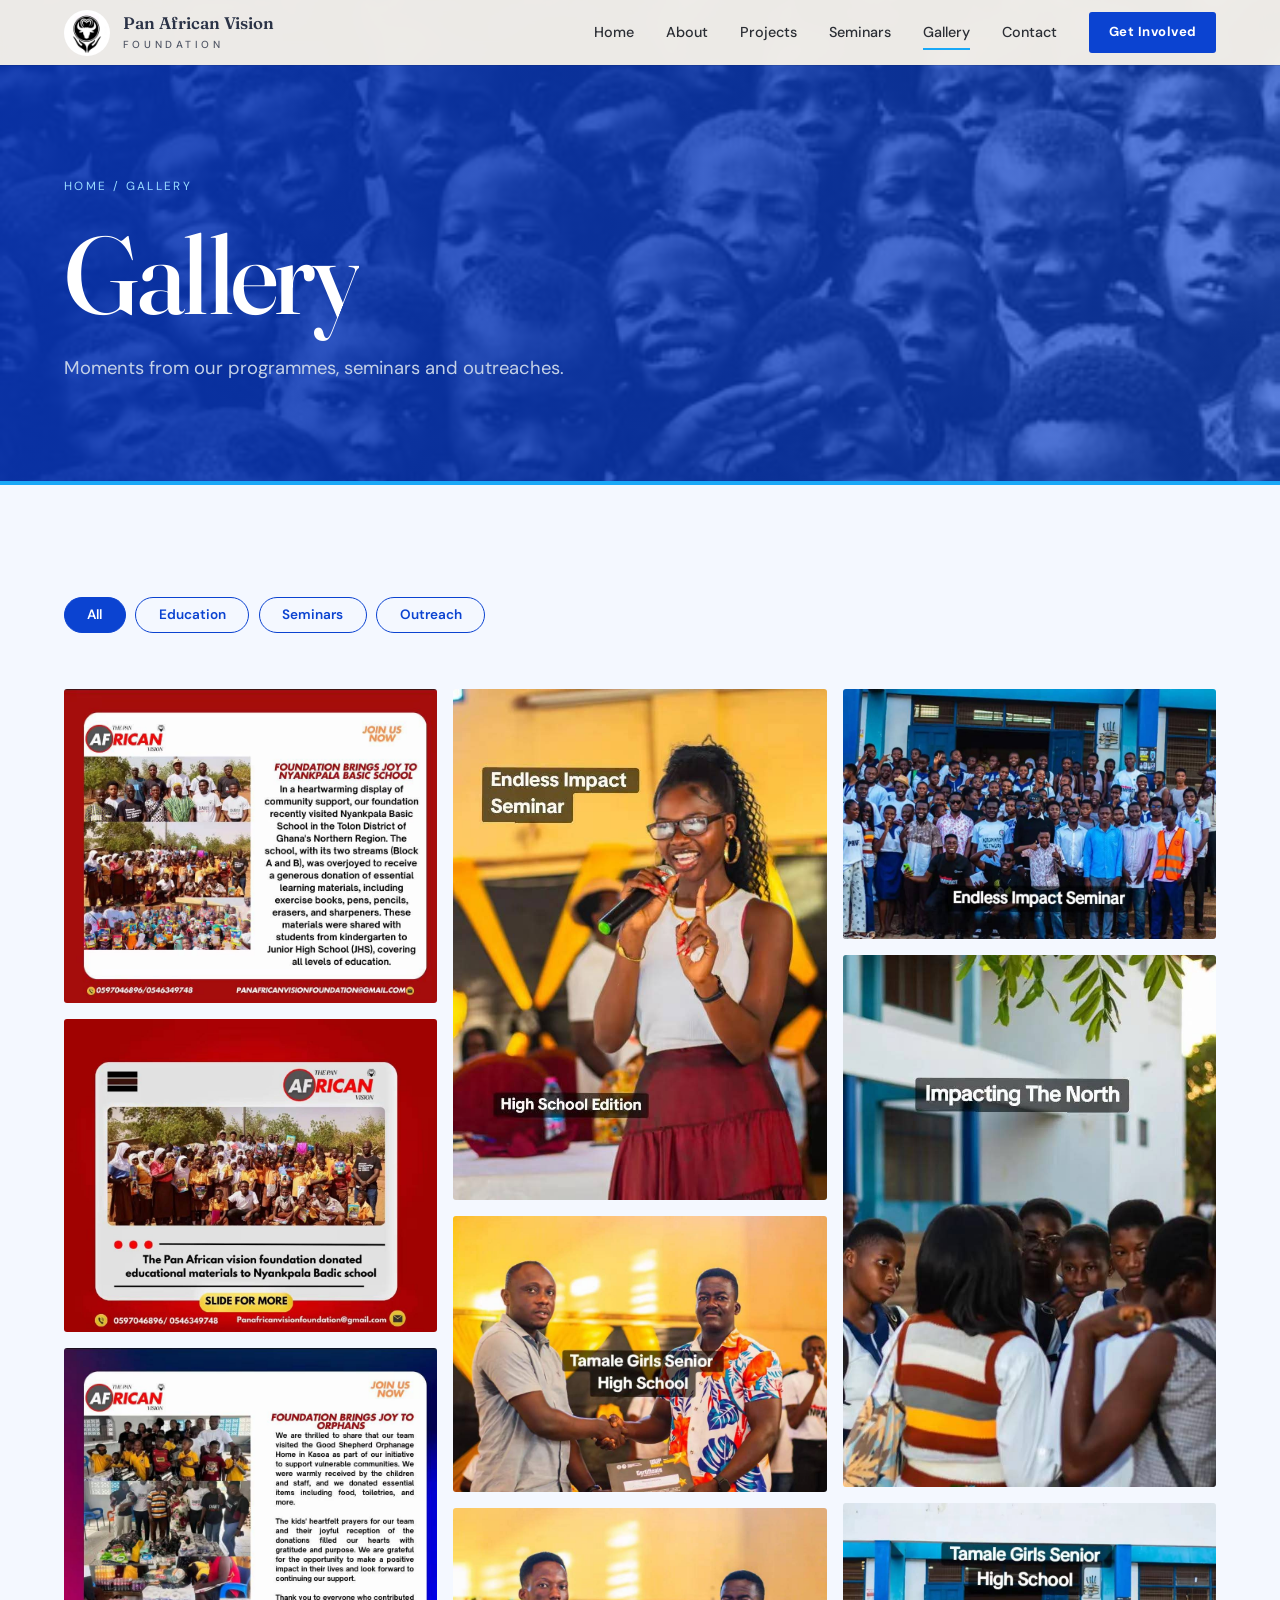
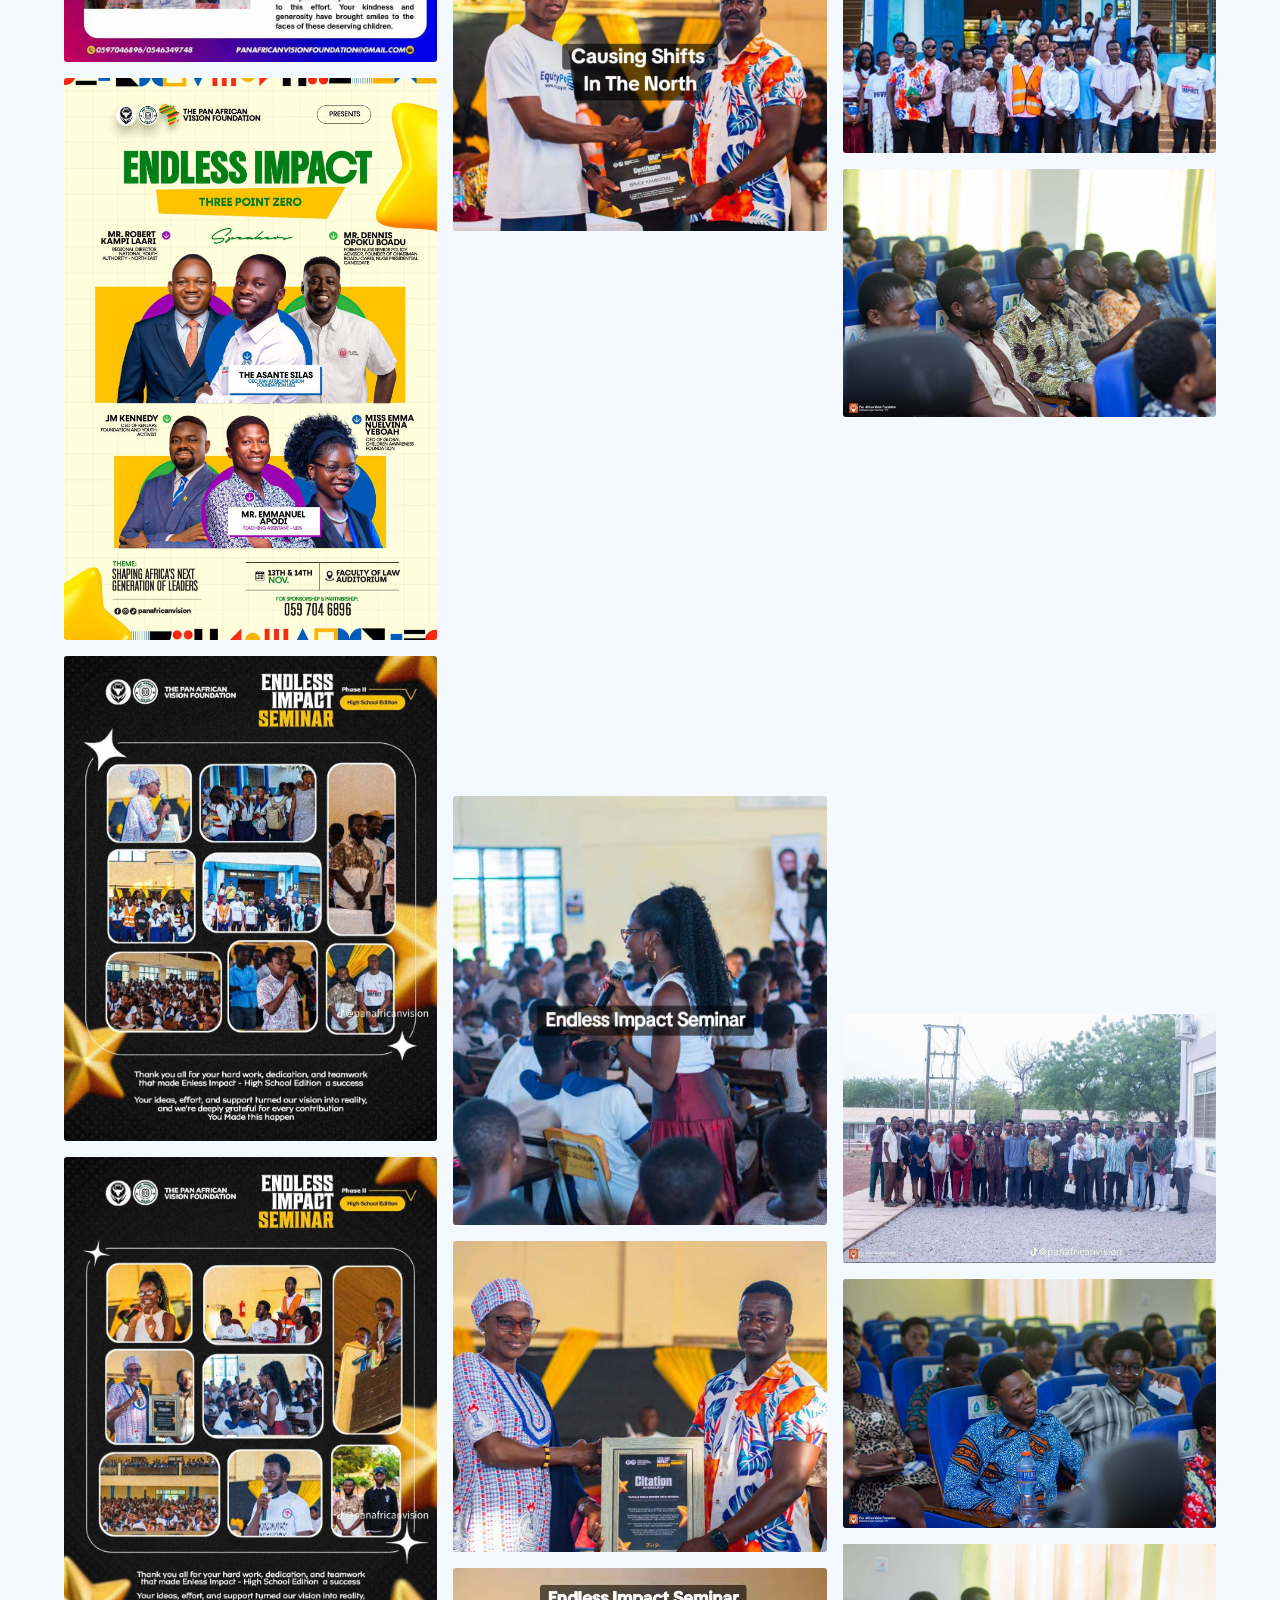
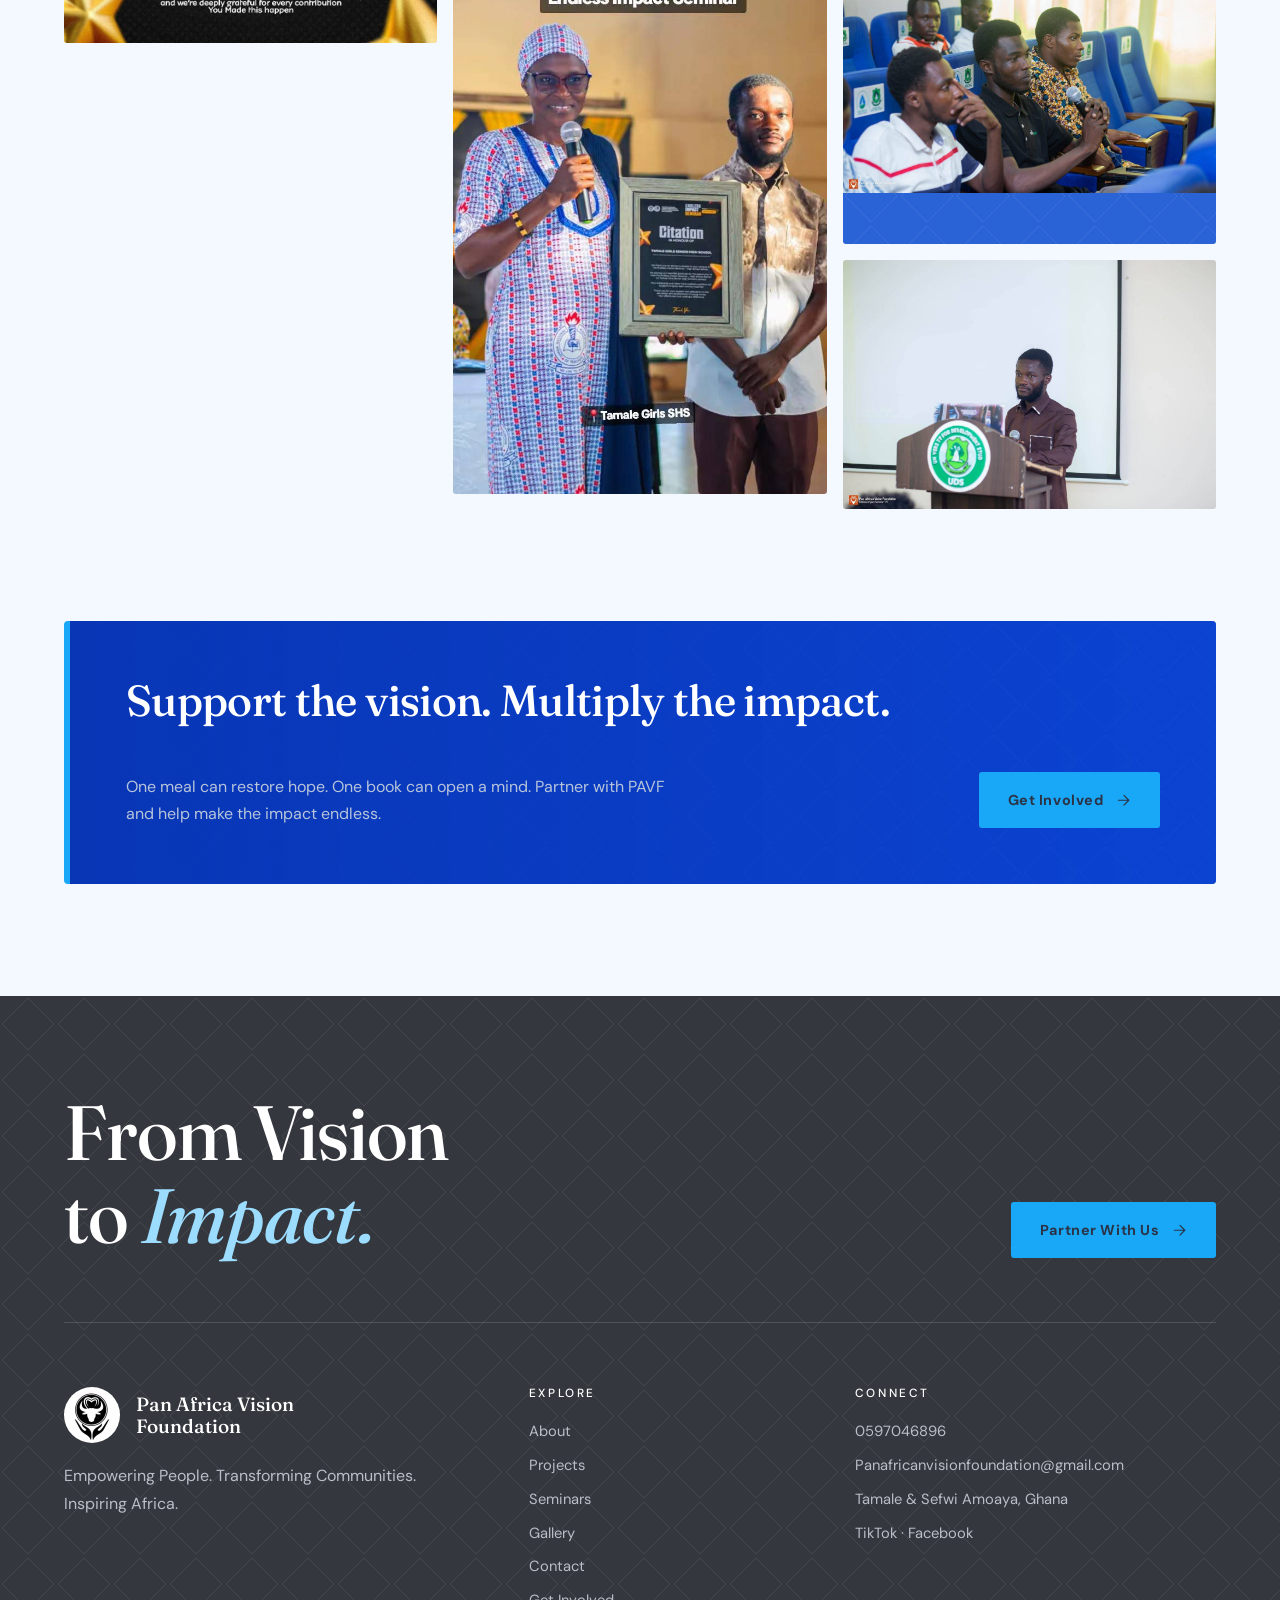
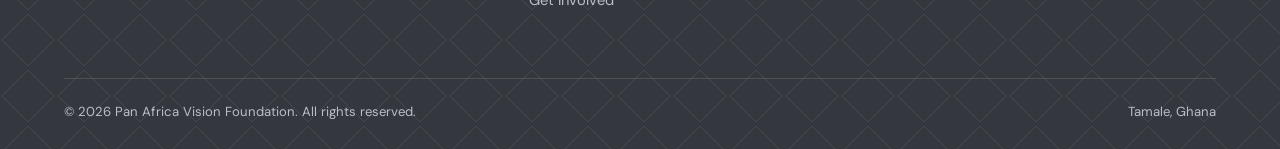
<file: gallery.html>
<!DOCTYPE html>
<html lang="en">
<head>
<meta charset="UTF-8">
<meta name="viewport" content="width=device-width, initial-scale=1">
<title>Gallery | Pan African Vision Foundation</title>
<meta name="description" content="Photos from PAVF programmes, seminars and outreaches.">
<meta property="og:title" content="Gallery | Pan African Vision Foundation">
<meta property="og:description" content="Photos from PAVF programmes, seminars and outreaches.">
<meta property="og:image" content="images/hero.jpg">
<meta name="theme-color" content="#0a1a30">
<link rel="icon" href="images/logo.jpg">
<link rel="preconnect" href="https://fonts.googleapis.com">
<link rel="preconnect" href="https://fonts.gstatic.com" crossorigin>
<link href="https://fonts.googleapis.com/css2?family=DM+Sans:wght@400;500;700&family=Fraunces:ital,opsz,wght@0,9..144,400;0,9..144,500;0,9..144,600;1,9..144,400;1,9..144,500&display=swap" rel="stylesheet">
<link rel="stylesheet" href="style.css">
</head>
<body data-solid="1">
<svg width="0" height="0" style="position:absolute" aria-hidden="true"><defs><symbol id="i-calendar" viewBox="0 0 24 24"><rect x="3" y="4" width="18" height="18" rx="2"/><path d="M16 2v4M8 2v4M3 10h18"/></symbol><symbol id="i-pin" viewBox="0 0 24 24"><path d="M20 10c0 6-8 12-8 12S4 16 4 10a8 8 0 0116 0z"/><circle cx="12" cy="10" r="3"/></symbol><symbol id="i-users" viewBox="0 0 24 24"><path d="M17 21v-2a4 4 0 00-4-4H5a4 4 0 00-4 4v2"/><circle cx="9" cy="7" r="4"/><path d="M23 21v-2a4 4 0 00-3-3.87M16 3.13a4 4 0 010 7.75"/></symbol><symbol id="i-phone" viewBox="0 0 24 24"><path d="M22 16.9v3a2 2 0 01-2.2 2 19.8 19.8 0 01-8.6-3.1 19.5 19.5 0 01-6-6A19.8 19.8 0 012.1 4.2 2 2 0 014.1 2h3a2 2 0 012 1.7c.1 1 .4 1.9.7 2.8a2 2 0 01-.5 2.1L8.1 9.9a16 16 0 006 6l1.3-1.3a2 2 0 012.1-.4c.9.3 1.8.6 2.8.7a2 2 0 011.7 2z"/></symbol><symbol id="i-mail" viewBox="0 0 24 24"><rect x="2" y="4" width="20" height="16" rx="2"/><path d="M22 7l-10 6L2 7"/></symbol><symbol id="i-heart" viewBox="0 0 24 24"><path d="M20.8 4.6a5.5 5.5 0 00-7.8 0L12 5.7l-1-1.1a5.5 5.5 0 00-7.8 7.8l1 1.1L12 21l7.8-7.5 1-1.1a5.5 5.5 0 000-7.8z"/></symbol><symbol id="i-wheat" viewBox="0 0 24 24"><path d="M12 22V8"/><path d="M12 8c-2-1-3-3-3-5 2 0 3 2 3 5zm0 0c2-1 3-3 3-5-2 0-3 2-3 5zM12 14c-2-1-3-3-3-5 2 0 3 2 3 5zm0 0c2-1 3-3 3-5-2 0-3 2-3 5z"/></symbol><symbol id="i-cap" viewBox="0 0 24 24"><path d="M22 10L12 5 2 10l10 5 10-5z"/><path d="M6 12v5c3 2 9 2 12 0v-5"/></symbol><symbol id="i-trend" viewBox="0 0 24 24"><path d="M23 6l-9.5 9.5-5-5L1 18"/><path d="M17 6h6v6"/></symbol><symbol id="i-compass" viewBox="0 0 24 24"><circle cx="12" cy="12" r="10"/><path d="M16.2 7.8l-2 6.3-6.4 2.1 2-6.3z"/></symbol><symbol id="i-globe" viewBox="0 0 24 24"><circle cx="12" cy="12" r="10"/><path d="M2 12h20M12 2a15 15 0 010 20 15 15 0 010-20z"/></symbol><symbol id="i-coins" viewBox="0 0 24 24"><circle cx="12" cy="12" r="9"/><path d="M14.5 9a2.5 2.5 0 00-2.5-1.5c-1.4 0-2.5.8-2.5 2s1 1.6 2.5 2 2.5.8 2.5 2-1.1 2-2.5 2A2.5 2.5 0 019.5 15M12 6v1.5M12 16.5V18"/></symbol><symbol id="i-building" viewBox="0 0 24 24"><path d="M3 21h18M5 21V7l7-4 7 4v14M9 21v-6h6v6"/></symbol><symbol id="i-mic" viewBox="0 0 24 24"><rect x="9" y="2" width="6" height="12" rx="3"/><path d="M19 10a7 7 0 01-14 0M12 19v3"/></symbol><symbol id="i-book" viewBox="0 0 24 24"><path d="M4 19.5A2.5 2.5 0 016.5 17H20V3H6.5A2.5 2.5 0 004 5.5v14zM4 19.5A2.5 2.5 0 006.5 22H20v-5"/></symbol><symbol id="i-home" viewBox="0 0 24 24"><path d="M3 11l9-8 9 8v10a1 1 0 01-1 1h-5v-7H9v7H4a1 1 0 01-1-1z"/></symbol><symbol id="i-sprout" viewBox="0 0 24 24"><path d="M12 22V10"/><path d="M12 10c0-4-3-6-7-6 0 4 3 6 7 6zM12 13c0-3 2-5 6-5 0 4-2 5-6 5z"/></symbol><symbol id="i-link" viewBox="0 0 24 24"><path d="M10 13a5 5 0 007 0l3-3a5 5 0 00-7-7l-1 1"/><path d="M14 11a5 5 0 00-7 0l-3 3a5 5 0 007 7l1-1"/></symbol><symbol id="i-arrow" viewBox="0 0 24 24"><path d="M5 12h14M13 5l7 7-7 7"/></symbol><symbol id="i-copy" viewBox="0 0 24 24"><rect x="9" y="9" width="13" height="13" rx="2"/><path d="M5 15H4a2 2 0 01-2-2V4a2 2 0 012-2h9a2 2 0 012 2v1"/></symbol></defs></svg>
<div id="progress"></div>
<header class="nav solid" id="nav">
 <div class="container nav-inner">
  <a href="index.html" class="brand"><img src="images/logo.jpg" alt="PAVF logo" onerror="this.style.display='none'"><span>Pan African Vision<br><small>Foundation</small></span></a>
  <nav id="menu"><a href="index.html">Home</a><a href="about.html">About</a><a href="projects.html">Projects</a><a href="seminars.html">Seminars</a><a href="gallery.html" class="active">Gallery</a><a href="contact.html">Contact</a><a href="get-involved.html" class="btn btn-sm">Get Involved</a></nav>
  <button class="burger" id="burger" aria-label="Menu"><span></span><span></span><span></span></button>
 </div>
</header>

<section class="page-hero pbg" style="--bg:url('images/bg-gallery.jpg')"><div class="container"><div class="crumbs"><a href="index.html">Home</a> / Gallery</div><h1>Gallery</h1><p>Moments from our programmes, seminars and outreaches.</p></div></section><section class="section"><div class="container">
<div class="filters"><button class="on" data-f="all">All</button><button data-f="edu">Education</button><button data-f="sem">Seminars</button><button data-f="out">Outreach</button></div>
<!--GALLERY-START-->
<div class="gallery">
<a class="g-item reveal" href="images/gallery/edu-nyankpala-basic-school.jpg" data-cat="edu" data-cap="Nyankpala Basic School"><img src="images/gallery/edu-nyankpala-basic-school.jpg" alt="Nyankpala Basic School" loading="lazy" onerror="this.style.display='none'"><span>Nyankpala Basic School</span></a>
<a class="g-item reveal" href="images/gallery/edu-nyankpala-book-donation.jpg" data-cat="edu" data-cap="Nyankpala Book Donation"><img src="images/gallery/edu-nyankpala-book-donation.jpg" alt="Nyankpala Book Donation" loading="lazy" onerror="this.style.display='none'"><span>Nyankpala Book Donation</span></a>
<a class="g-item reveal" href="images/gallery/out-good-shepherd-orphanage-kasoa.jpg" data-cat="out" data-cap="Good Shepherd Orphanage Kasoa"><img src="images/gallery/out-good-shepherd-orphanage-kasoa.jpg" alt="Good Shepherd Orphanage Kasoa" loading="lazy" onerror="this.style.display='none'"><span>Good Shepherd Orphanage Kasoa</span></a>
<a class="g-item reveal" href="images/gallery/sem-endless-impact-3-0-poster.jpg" data-cat="sem" data-cap="Endless Impact 3.0 Poster"><img src="images/gallery/sem-endless-impact-3-0-poster.jpg" alt="Endless Impact 3.0 Poster" loading="lazy" onerror="this.style.display='none'"><span>Endless Impact 3.0 Poster</span></a>
<a class="g-item reveal" href="images/gallery/sem-high-school-edition-highlights-1.jpg" data-cat="sem" data-cap="High School Edition Highlights 1"><img src="images/gallery/sem-high-school-edition-highlights-1.jpg" alt="High School Edition Highlights 1" loading="lazy" onerror="this.style.display='none'"><span>High School Edition Highlights 1</span></a>
<a class="g-item reveal" href="images/gallery/sem-high-school-edition-highlights-2.jpg" data-cat="sem" data-cap="High School Edition Highlights 2"><img src="images/gallery/sem-high-school-edition-highlights-2.jpg" alt="High School Edition Highlights 2" loading="lazy" onerror="this.style.display='none'"><span>High School Edition Highlights 2</span></a>
<a class="g-item reveal" href="images/gallery/sem-high-school-edition-speaker.jpg" data-cat="sem" data-cap="High School Edition Speaker"><img src="images/gallery/sem-high-school-edition-speaker.jpg" alt="High School Edition Speaker" loading="lazy" onerror="this.style.display='none'"><span>High School Edition Speaker</span></a>
<a class="g-item reveal" href="images/gallery/sem-school-certificate.jpg" data-cat="sem" data-cap="School Certificate"><img src="images/gallery/sem-school-certificate.jpg" alt="School Certificate" loading="lazy" onerror="this.style.display='none'"><span>School Certificate</span></a>
<a class="g-item reveal" href="images/gallery/sem-speaker-certificate.jpg" data-cat="sem" data-cap="Speaker Certificate"><img src="images/gallery/sem-speaker-certificate.jpg" alt="Speaker Certificate" loading="lazy" onerror="this.style.display='none'"><span>Speaker Certificate</span></a>
<a class="g-item reveal" href="images/gallery/sem-tamale-girls-shs-address.jpg" data-cat="sem" data-cap="Tamale Girls Shs Address"><img src="images/gallery/sem-tamale-girls-shs-address.jpg" alt="Tamale Girls Shs Address" loading="lazy" onerror="this.style.display='none'"><span>Tamale Girls Shs Address</span></a>
<a class="g-item reveal" href="images/gallery/sem-tamale-girls-shs-audience.jpg" data-cat="sem" data-cap="Tamale Girls Shs Audience"><img src="images/gallery/sem-tamale-girls-shs-audience.jpg" alt="Tamale Girls Shs Audience" loading="lazy" onerror="this.style.display='none'"><span>Tamale Girls Shs Audience</span></a>
<a class="g-item reveal" href="images/gallery/sem-tamale-girls-shs-citation-handshake.jpg" data-cat="sem" data-cap="Tamale Girls Shs Citation Handshake"><img src="images/gallery/sem-tamale-girls-shs-citation-handshake.jpg" alt="Tamale Girls Shs Citation Handshake" loading="lazy" onerror="this.style.display='none'"><span>Tamale Girls Shs Citation Handshake</span></a>
<a class="g-item reveal" href="images/gallery/sem-tamale-girls-shs-citation.jpg" data-cat="sem" data-cap="Tamale Girls Shs Citation"><img src="images/gallery/sem-tamale-girls-shs-citation.jpg" alt="Tamale Girls Shs Citation" loading="lazy" onerror="this.style.display='none'"><span>Tamale Girls Shs Citation</span></a>
<a class="g-item reveal" href="images/gallery/sem-tamale-girls-shs-group-photo.jpg" data-cat="sem" data-cap="Tamale Girls Shs Group Photo"><img src="images/gallery/sem-tamale-girls-shs-group-photo.jpg" alt="Tamale Girls Shs Group Photo" loading="lazy" onerror="this.style.display='none'"><span>Tamale Girls Shs Group Photo</span></a>
<a class="g-item reveal" href="images/gallery/sem-tamale-girls-shs-students.jpg" data-cat="sem" data-cap="Tamale Girls Shs Students"><img src="images/gallery/sem-tamale-girls-shs-students.jpg" alt="Tamale Girls Shs Students" loading="lazy" onerror="this.style.display='none'"><span>Tamale Girls Shs Students</span></a>
<a class="g-item reveal" href="images/gallery/sem-tamale-girls-shs-team.jpg" data-cat="sem" data-cap="Tamale Girls Shs Team"><img src="images/gallery/sem-tamale-girls-shs-team.jpg" alt="Tamale Girls Shs Team" loading="lazy" onerror="this.style.display='none'"><span>Tamale Girls Shs Team</span></a>
<a class="g-item reveal" href="images/gallery/sem-uds-seminar-audience-1.jpg" data-cat="sem" data-cap="Uds Seminar Audience 1"><img src="images/gallery/sem-uds-seminar-audience-1.jpg" alt="Uds Seminar Audience 1" loading="lazy" onerror="this.style.display='none'"><span>Uds Seminar Audience 1</span></a>
<a class="g-item reveal" href="images/gallery/sem-uds-seminar-audience-2.jpg" data-cat="sem" data-cap="Uds Seminar Audience 2"><img src="images/gallery/sem-uds-seminar-audience-2.jpg" alt="Uds Seminar Audience 2" loading="lazy" onerror="this.style.display='none'"><span>Uds Seminar Audience 2</span></a>
<a class="g-item reveal" href="images/gallery/sem-uds-seminar-discussion.jpg" data-cat="sem" data-cap="Uds Seminar Discussion"><img src="images/gallery/sem-uds-seminar-discussion.jpg" alt="Uds Seminar Discussion" loading="lazy" onerror="this.style.display='none'"><span>Uds Seminar Discussion</span></a>
<a class="g-item reveal" href="images/gallery/sem-uds-seminar-group-photo.jpg" data-cat="sem" data-cap="Uds Seminar Group Photo"><img src="images/gallery/sem-uds-seminar-group-photo.jpg" alt="Uds Seminar Group Photo" loading="lazy" onerror="this.style.display='none'"><span>Uds Seminar Group Photo</span></a>
<a class="g-item reveal" href="images/gallery/sem-uds-seminar-participants.jpg" data-cat="sem" data-cap="Uds Seminar Participants"><img src="images/gallery/sem-uds-seminar-participants.jpg" alt="Uds Seminar Participants" loading="lazy" onerror="this.style.display='none'"><span>Uds Seminar Participants</span></a>
<a class="g-item reveal" href="images/gallery/sem-uds-seminar-questions.jpg" data-cat="sem" data-cap="Uds Seminar Questions"><img src="images/gallery/sem-uds-seminar-questions.jpg" alt="Uds Seminar Questions" loading="lazy" onerror="this.style.display='none'"><span>Uds Seminar Questions</span></a>
<a class="g-item reveal" href="images/gallery/sem-uds-seminar-speaker.jpg" data-cat="sem" data-cap="Uds Seminar Speaker"><img src="images/gallery/sem-uds-seminar-speaker.jpg" alt="Uds Seminar Speaker" loading="lazy" onerror="this.style.display='none'"><span>Uds Seminar Speaker</span></a>
</div>
<!--GALLERY-END-->
</div></section>
<div class="lightbox" id="lightbox"><button class="close" aria-label="Close">×</button><button class="prev" aria-label="Previous">‹</button><button class="next" aria-label="Next">›</button><img alt=""><p></p><span class="count"></span></div><section class="cta-wrap"><div class="container"><div class="cta-band pbg reveal" style="--bg:url('images/cta.jpg')"><h2>Support the vision. Multiply the impact.</h2><p>One meal can restore hope. One book can open a mind. Partner with PAVF and help make the impact endless.</p><a href="get-involved.html" class="btn btn-white" style="margin-top:0">Get Involved <svg class="ic" aria-hidden="true"><use href="#i-arrow"/></svg></a></div></div></section>

<footer class="footer">
 <div class="container">
  <div class="foot-cta"><h2>From Vision<br>to <em>Impact.</em></h2><a href="get-involved.html" class="btn btn-gold">Partner With Us <svg class="ic" aria-hidden="true"><use href="#i-arrow"/></svg></a></div>
  <div class="foot-grid">
   <div><div class="foot-brand"><img src="images/logo.jpg" alt="PAVF logo" onerror="this.style.display='none'"><b>Pan Africa Vision<br>Foundation</b></div>
    <p>Empowering People. Transforming Communities. Inspiring Africa.</p></div>
   <div><h4>Explore</h4><ul><li><a href="about.html">About</a></li><li><a href="projects.html">Projects</a></li><li><a href="seminars.html">Seminars</a></li><li><a href="gallery.html">Gallery</a></li><li><a href="contact.html">Contact</a></li><li><a href="get-involved.html">Get Involved</a></li></ul></div>
   <div><h4>Connect</h4><ul>
    <li><a href="tel:+233597046896">0597046896</a></li>
    <li><a href="mailto:Panafricanvisionfoundation@gmail.com">Panafricanvisionfoundation@gmail.com</a></li>
    <li>Tamale &amp; Sefwi Amoaya, Ghana</li>
    <li><a href="https://www.tiktok.com/@panafricanvision" target="_blank" rel="noopener">TikTok</a> · <a href="https://www.facebook.com/share/19waaPcjvA/?mibextid=wwXIfr" target="_blank" rel="noopener">Facebook</a></li></ul></div>
  </div>
  <div class="foot-bottom"><span>© <span class="js-year"></span> Pan Africa Vision Foundation. All rights reserved.</span><span>Tamale, Ghana</span></div>
 </div>
</footer>
<button class="to-top" id="toTop" aria-label="Back to top">↑</button>
<script src="main.js"></script>
</body>
</html>
</file>
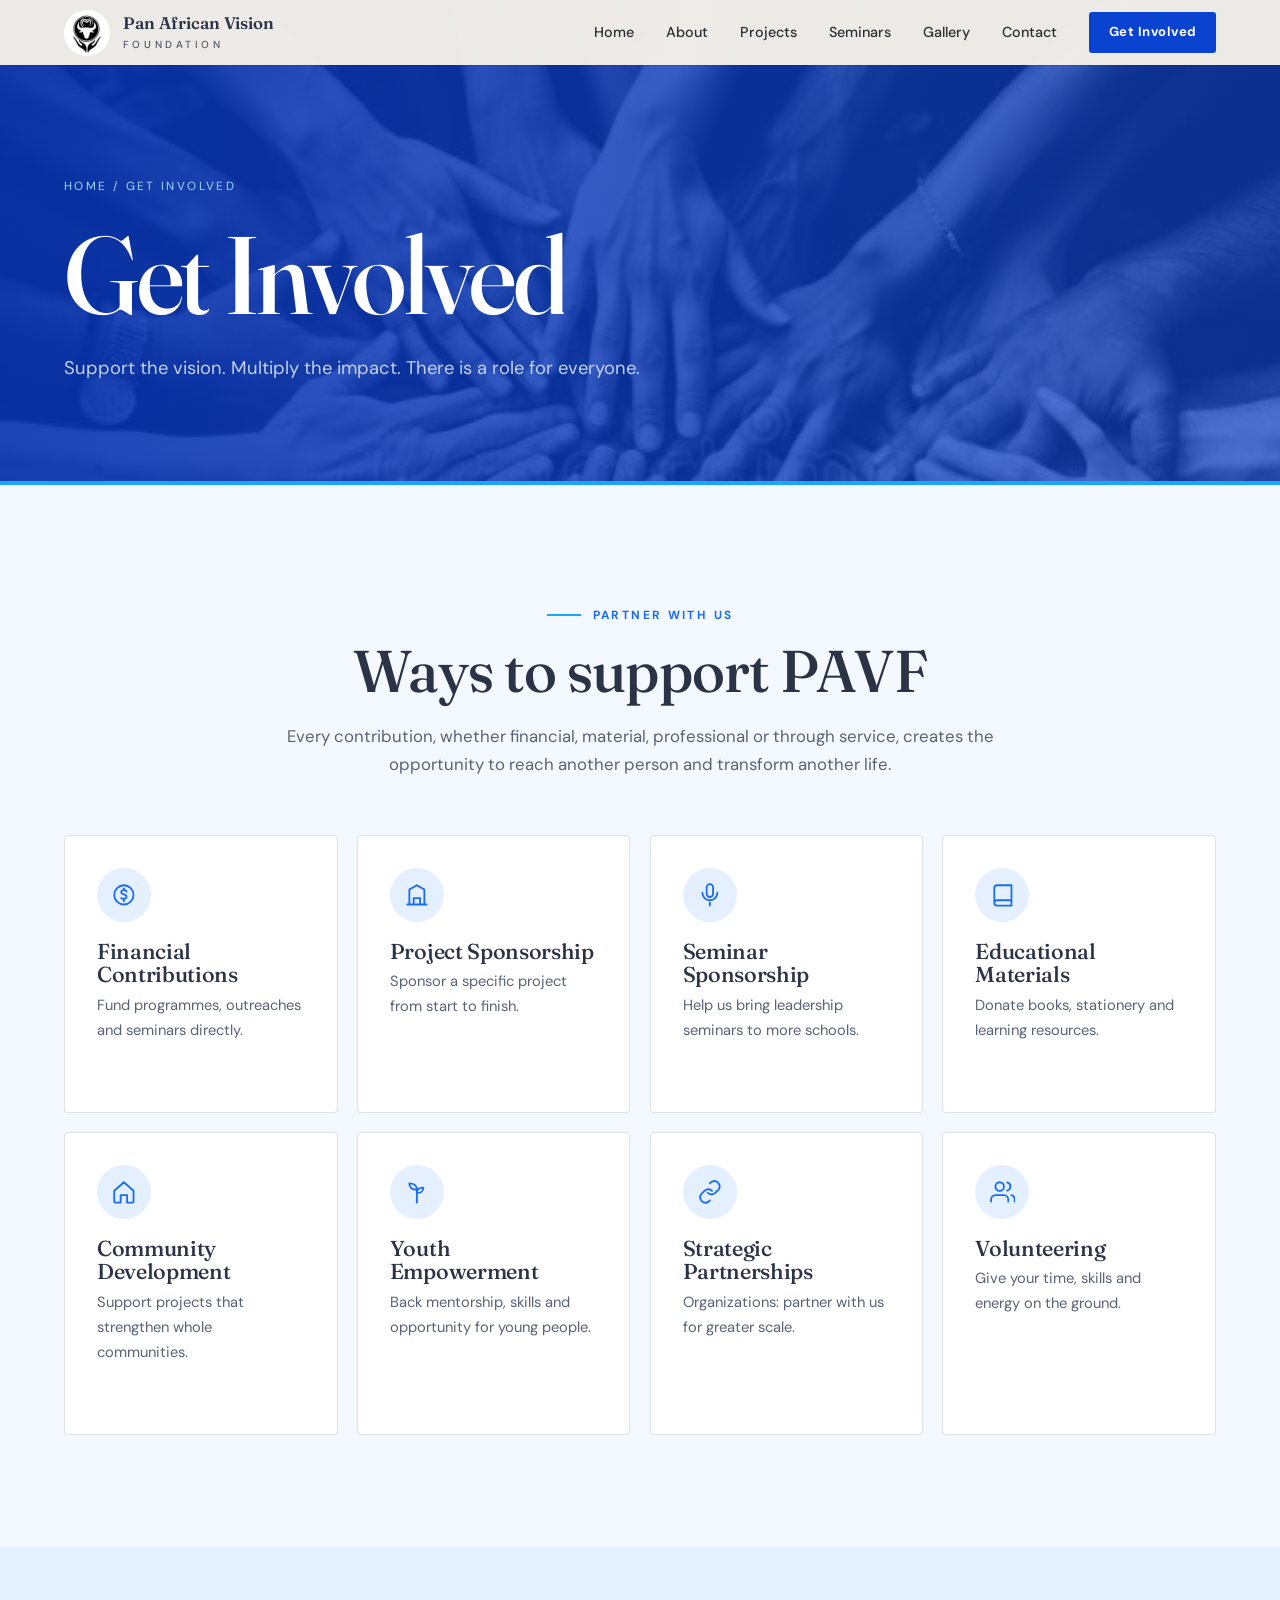
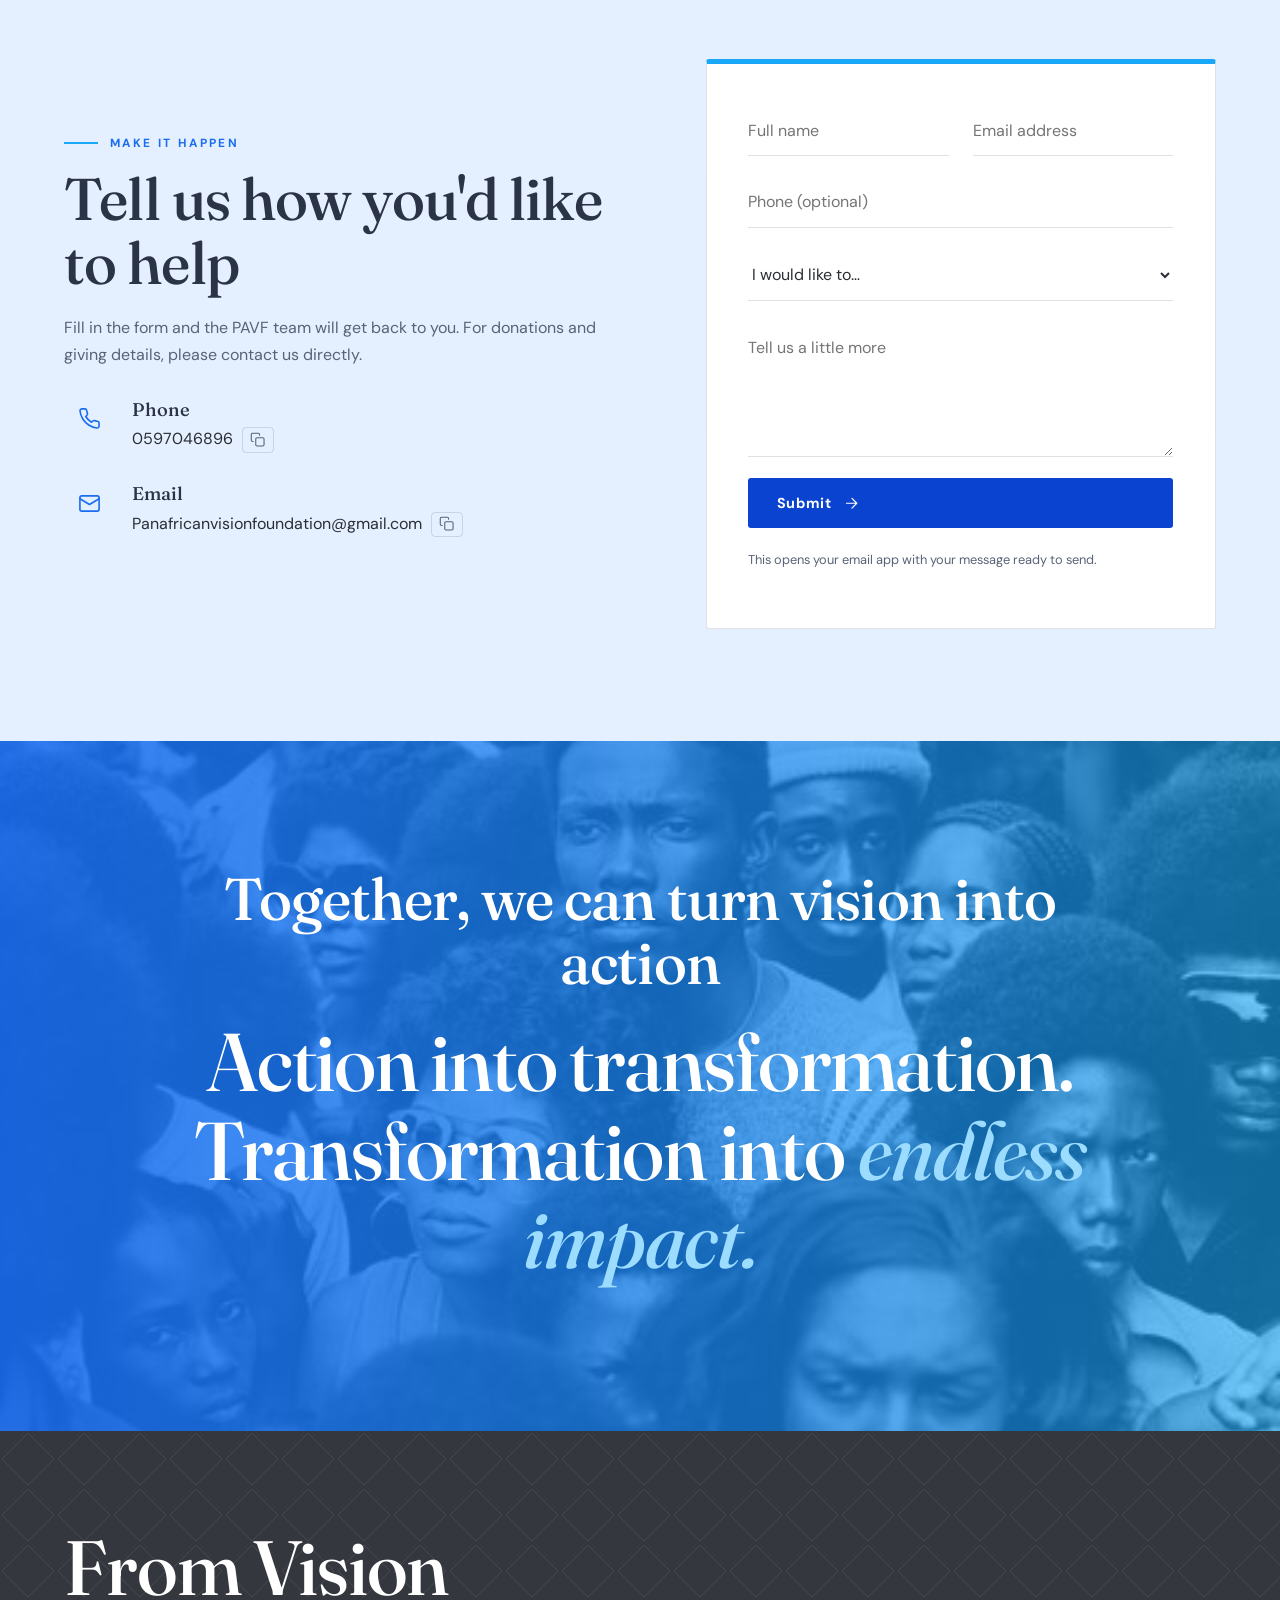
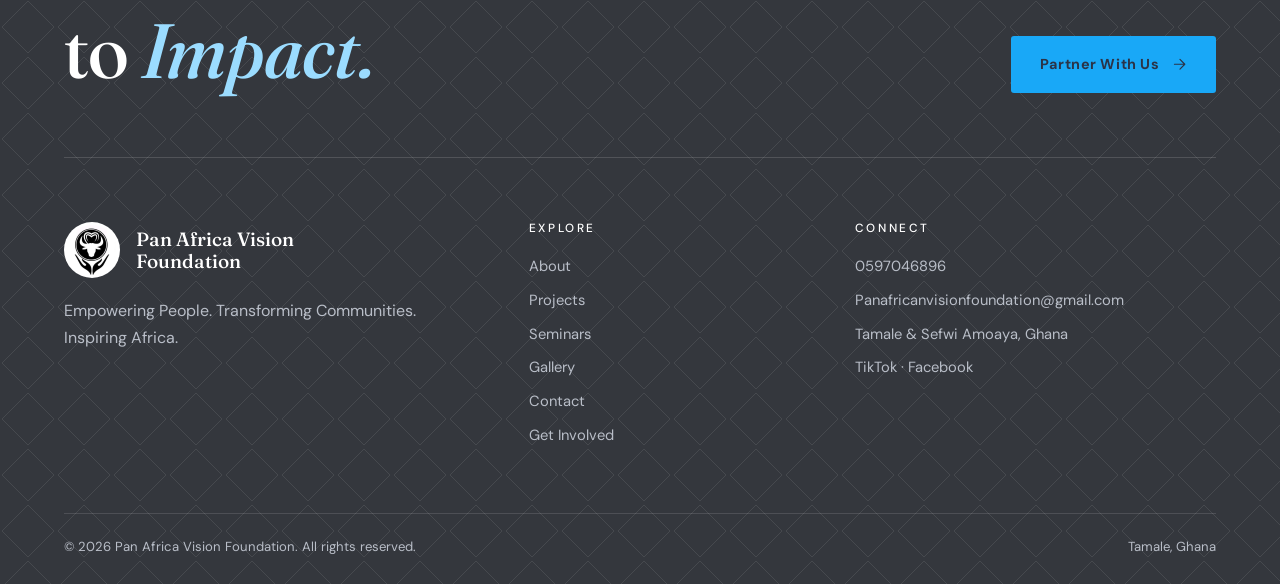
<file: get-involved.html>
<!DOCTYPE html>
<html lang="en">
<head>
<meta charset="UTF-8">
<meta name="viewport" content="width=device-width, initial-scale=1">
<title>Get Involved | Pan African Vision Foundation</title>
<meta name="description" content="Partner, sponsor or volunteer with the Pan Africa Vision Foundation.">
<meta property="og:title" content="Get Involved | Pan African Vision Foundation">
<meta property="og:description" content="Partner, sponsor or volunteer with the Pan Africa Vision Foundation.">
<meta property="og:image" content="images/hero.jpg">
<meta name="theme-color" content="#0a1a30">
<link rel="icon" href="images/logo.jpg">
<link rel="preconnect" href="https://fonts.googleapis.com">
<link rel="preconnect" href="https://fonts.gstatic.com" crossorigin>
<link href="https://fonts.googleapis.com/css2?family=DM+Sans:wght@400;500;700&family=Fraunces:ital,opsz,wght@0,9..144,400;0,9..144,500;0,9..144,600;1,9..144,400;1,9..144,500&display=swap" rel="stylesheet">
<link rel="stylesheet" href="style.css">
</head>
<body data-solid="1">
<svg width="0" height="0" style="position:absolute" aria-hidden="true"><defs><symbol id="i-calendar" viewBox="0 0 24 24"><rect x="3" y="4" width="18" height="18" rx="2"/><path d="M16 2v4M8 2v4M3 10h18"/></symbol><symbol id="i-pin" viewBox="0 0 24 24"><path d="M20 10c0 6-8 12-8 12S4 16 4 10a8 8 0 0116 0z"/><circle cx="12" cy="10" r="3"/></symbol><symbol id="i-users" viewBox="0 0 24 24"><path d="M17 21v-2a4 4 0 00-4-4H5a4 4 0 00-4 4v2"/><circle cx="9" cy="7" r="4"/><path d="M23 21v-2a4 4 0 00-3-3.87M16 3.13a4 4 0 010 7.75"/></symbol><symbol id="i-phone" viewBox="0 0 24 24"><path d="M22 16.9v3a2 2 0 01-2.2 2 19.8 19.8 0 01-8.6-3.1 19.5 19.5 0 01-6-6A19.8 19.8 0 012.1 4.2 2 2 0 014.1 2h3a2 2 0 012 1.7c.1 1 .4 1.9.7 2.8a2 2 0 01-.5 2.1L8.1 9.9a16 16 0 006 6l1.3-1.3a2 2 0 012.1-.4c.9.3 1.8.6 2.8.7a2 2 0 011.7 2z"/></symbol><symbol id="i-mail" viewBox="0 0 24 24"><rect x="2" y="4" width="20" height="16" rx="2"/><path d="M22 7l-10 6L2 7"/></symbol><symbol id="i-heart" viewBox="0 0 24 24"><path d="M20.8 4.6a5.5 5.5 0 00-7.8 0L12 5.7l-1-1.1a5.5 5.5 0 00-7.8 7.8l1 1.1L12 21l7.8-7.5 1-1.1a5.5 5.5 0 000-7.8z"/></symbol><symbol id="i-wheat" viewBox="0 0 24 24"><path d="M12 22V8"/><path d="M12 8c-2-1-3-3-3-5 2 0 3 2 3 5zm0 0c2-1 3-3 3-5-2 0-3 2-3 5zM12 14c-2-1-3-3-3-5 2 0 3 2 3 5zm0 0c2-1 3-3 3-5-2 0-3 2-3 5z"/></symbol><symbol id="i-cap" viewBox="0 0 24 24"><path d="M22 10L12 5 2 10l10 5 10-5z"/><path d="M6 12v5c3 2 9 2 12 0v-5"/></symbol><symbol id="i-trend" viewBox="0 0 24 24"><path d="M23 6l-9.5 9.5-5-5L1 18"/><path d="M17 6h6v6"/></symbol><symbol id="i-compass" viewBox="0 0 24 24"><circle cx="12" cy="12" r="10"/><path d="M16.2 7.8l-2 6.3-6.4 2.1 2-6.3z"/></symbol><symbol id="i-globe" viewBox="0 0 24 24"><circle cx="12" cy="12" r="10"/><path d="M2 12h20M12 2a15 15 0 010 20 15 15 0 010-20z"/></symbol><symbol id="i-coins" viewBox="0 0 24 24"><circle cx="12" cy="12" r="9"/><path d="M14.5 9a2.5 2.5 0 00-2.5-1.5c-1.4 0-2.5.8-2.5 2s1 1.6 2.5 2 2.5.8 2.5 2-1.1 2-2.5 2A2.5 2.5 0 019.5 15M12 6v1.5M12 16.5V18"/></symbol><symbol id="i-building" viewBox="0 0 24 24"><path d="M3 21h18M5 21V7l7-4 7 4v14M9 21v-6h6v6"/></symbol><symbol id="i-mic" viewBox="0 0 24 24"><rect x="9" y="2" width="6" height="12" rx="3"/><path d="M19 10a7 7 0 01-14 0M12 19v3"/></symbol><symbol id="i-book" viewBox="0 0 24 24"><path d="M4 19.5A2.5 2.5 0 016.5 17H20V3H6.5A2.5 2.5 0 004 5.5v14zM4 19.5A2.5 2.5 0 006.5 22H20v-5"/></symbol><symbol id="i-home" viewBox="0 0 24 24"><path d="M3 11l9-8 9 8v10a1 1 0 01-1 1h-5v-7H9v7H4a1 1 0 01-1-1z"/></symbol><symbol id="i-sprout" viewBox="0 0 24 24"><path d="M12 22V10"/><path d="M12 10c0-4-3-6-7-6 0 4 3 6 7 6zM12 13c0-3 2-5 6-5 0 4-2 5-6 5z"/></symbol><symbol id="i-link" viewBox="0 0 24 24"><path d="M10 13a5 5 0 007 0l3-3a5 5 0 00-7-7l-1 1"/><path d="M14 11a5 5 0 00-7 0l-3 3a5 5 0 007 7l1-1"/></symbol><symbol id="i-arrow" viewBox="0 0 24 24"><path d="M5 12h14M13 5l7 7-7 7"/></symbol><symbol id="i-copy" viewBox="0 0 24 24"><rect x="9" y="9" width="13" height="13" rx="2"/><path d="M5 15H4a2 2 0 01-2-2V4a2 2 0 012-2h9a2 2 0 012 2v1"/></symbol></defs></svg>
<div id="progress"></div>
<header class="nav solid" id="nav">
 <div class="container nav-inner">
  <a href="index.html" class="brand"><img src="images/logo.jpg" alt="PAVF logo" onerror="this.style.display='none'"><span>Pan African Vision<br><small>Foundation</small></span></a>
  <nav id="menu"><a href="index.html">Home</a><a href="about.html">About</a><a href="projects.html">Projects</a><a href="seminars.html">Seminars</a><a href="gallery.html">Gallery</a><a href="contact.html">Contact</a><a href="get-involved.html" class="btn btn-sm">Get Involved</a></nav>
  <button class="burger" id="burger" aria-label="Menu"><span></span><span></span><span></span></button>
 </div>
</header>

<section class="page-hero pbg" style="--bg:url('images/bg-involved.jpg')"><div class="container"><div class="crumbs"><a href="index.html">Home</a> / Get Involved</div><h1>Get Involved</h1><p>Support the vision. Multiply the impact. There is a role for everyone.</p></div></section><section class="section"><div class="container">
<div class="center reveal"><span class="kicker">Partner With Us</span><h2>Ways to support PAVF</h2><p class="sub">Every contribution, whether financial, material, professional or through service, creates the opportunity to reach another person and transform another life.</p></div>
<div class="ways-grid"><div class="way reveal" data-way="Financial Contributions" tabindex="0" role="button"><i><svg class="ic" aria-hidden="true"><use href="#i-coins"/></svg></i><h4>Financial Contributions</h4><p>Fund programmes, outreaches and seminars directly.</p></div><div class="way reveal" data-way="Project Sponsorship" tabindex="0" role="button"><i><svg class="ic" aria-hidden="true"><use href="#i-building"/></svg></i><h4>Project Sponsorship</h4><p>Sponsor a specific project from start to finish.</p></div><div class="way reveal" data-way="Seminar Sponsorship" tabindex="0" role="button"><i><svg class="ic" aria-hidden="true"><use href="#i-mic"/></svg></i><h4>Seminar Sponsorship</h4><p>Help us bring leadership seminars to more schools.</p></div><div class="way reveal" data-way="Educational Materials" tabindex="0" role="button"><i><svg class="ic" aria-hidden="true"><use href="#i-book"/></svg></i><h4>Educational Materials</h4><p>Donate books, stationery and learning resources.</p></div><div class="way reveal" data-way="Community Development" tabindex="0" role="button"><i><svg class="ic" aria-hidden="true"><use href="#i-home"/></svg></i><h4>Community Development</h4><p>Support projects that strengthen whole communities.</p></div><div class="way reveal" data-way="Youth Empowerment" tabindex="0" role="button"><i><svg class="ic" aria-hidden="true"><use href="#i-sprout"/></svg></i><h4>Youth Empowerment</h4><p>Back mentorship, skills and opportunity for young people.</p></div><div class="way reveal" data-way="Strategic Partnerships" tabindex="0" role="button"><i><svg class="ic" aria-hidden="true"><use href="#i-link"/></svg></i><h4>Strategic Partnerships</h4><p>Organizations: partner with us for greater scale.</p></div><div class="way reveal" data-way="Volunteering" tabindex="0" role="button"><i><svg class="ic" aria-hidden="true"><use href="#i-users"/></svg></i><h4>Volunteering</h4><p>Give your time, skills and energy on the ground.</p></div></div></div></section>
<section class="section tint"><div class="container split">
 <div class="reveal"><span class="kicker">Make It Happen</span><h2>Tell us how you'd like to help</h2><p>Fill in the form and the PAVF team will get back to you. For donations and giving details, please contact us directly.</p>
  <ul class="contact-list"><li><i><svg class="ic" aria-hidden="true"><use href="#i-phone"/></svg></i><div><b>Phone</b><a href="tel:+233597046896">0597046896</a></div></li><li><i><svg class="ic" aria-hidden="true"><use href="#i-mail"/></svg></i><div><b>Email</b><a href="mailto:Panafricanvisionfoundation@gmail.com">Panafricanvisionfoundation@gmail.com</a></div></li></ul></div>
 <form class="form reveal" data-mail="PAVF partnership / volunteer enquiry">
  <div class="row"><input name="Name" placeholder="Full name" required><input type="email" name="Email" placeholder="Email address" required></div>
  <input name="Phone" placeholder="Phone (optional)">
  <select name="Interest" required><option value="">I would like to…</option><option>Financial Contributions</option><option>Project Sponsorship</option><option>Seminar Sponsorship</option><option>Educational Materials</option><option>Community Development</option><option>Youth Empowerment</option><option>Strategic Partnerships</option><option>Volunteering</option></select>
  <textarea name="Message" rows="5" placeholder="Tell us a little more" required></textarea>
  <button class="btn" type="submit">Submit <svg class="ic" aria-hidden="true"><use href="#i-arrow"/></svg></button><p class="form-note">This opens your email app with your message ready to send.</p></form>
</div></section>
<section class="join pbg blue" style="--bg:url('images/bg-join.jpg')"><div class="container center"><h2>Together, we can turn vision into action</h2><h3 class="big">Action into transformation. Transformation into <em>endless impact.</em></h3></div></section>

<footer class="footer">
 <div class="container">
  <div class="foot-cta"><h2>From Vision<br>to <em>Impact.</em></h2><a href="get-involved.html" class="btn btn-gold">Partner With Us <svg class="ic" aria-hidden="true"><use href="#i-arrow"/></svg></a></div>
  <div class="foot-grid">
   <div><div class="foot-brand"><img src="images/logo.jpg" alt="PAVF logo" onerror="this.style.display='none'"><b>Pan Africa Vision<br>Foundation</b></div>
    <p>Empowering People. Transforming Communities. Inspiring Africa.</p></div>
   <div><h4>Explore</h4><ul><li><a href="about.html">About</a></li><li><a href="projects.html">Projects</a></li><li><a href="seminars.html">Seminars</a></li><li><a href="gallery.html">Gallery</a></li><li><a href="contact.html">Contact</a></li><li><a href="get-involved.html">Get Involved</a></li></ul></div>
   <div><h4>Connect</h4><ul>
    <li><a href="tel:+233597046896">0597046896</a></li>
    <li><a href="mailto:Panafricanvisionfoundation@gmail.com">Panafricanvisionfoundation@gmail.com</a></li>
    <li>Tamale &amp; Sefwi Amoaya, Ghana</li>
    <li><a href="https://www.tiktok.com/@panafricanvision" target="_blank" rel="noopener">TikTok</a> · <a href="https://www.facebook.com/share/19waaPcjvA/?mibextid=wwXIfr" target="_blank" rel="noopener">Facebook</a></li></ul></div>
  </div>
  <div class="foot-bottom"><span>© <span class="js-year"></span> Pan Africa Vision Foundation. All rights reserved.</span><span>Tamale, Ghana</span></div>
 </div>
</footer>
<button class="to-top" id="toTop" aria-label="Back to top">↑</button>
<script src="main.js"></script>
</body>
</html>
</file>
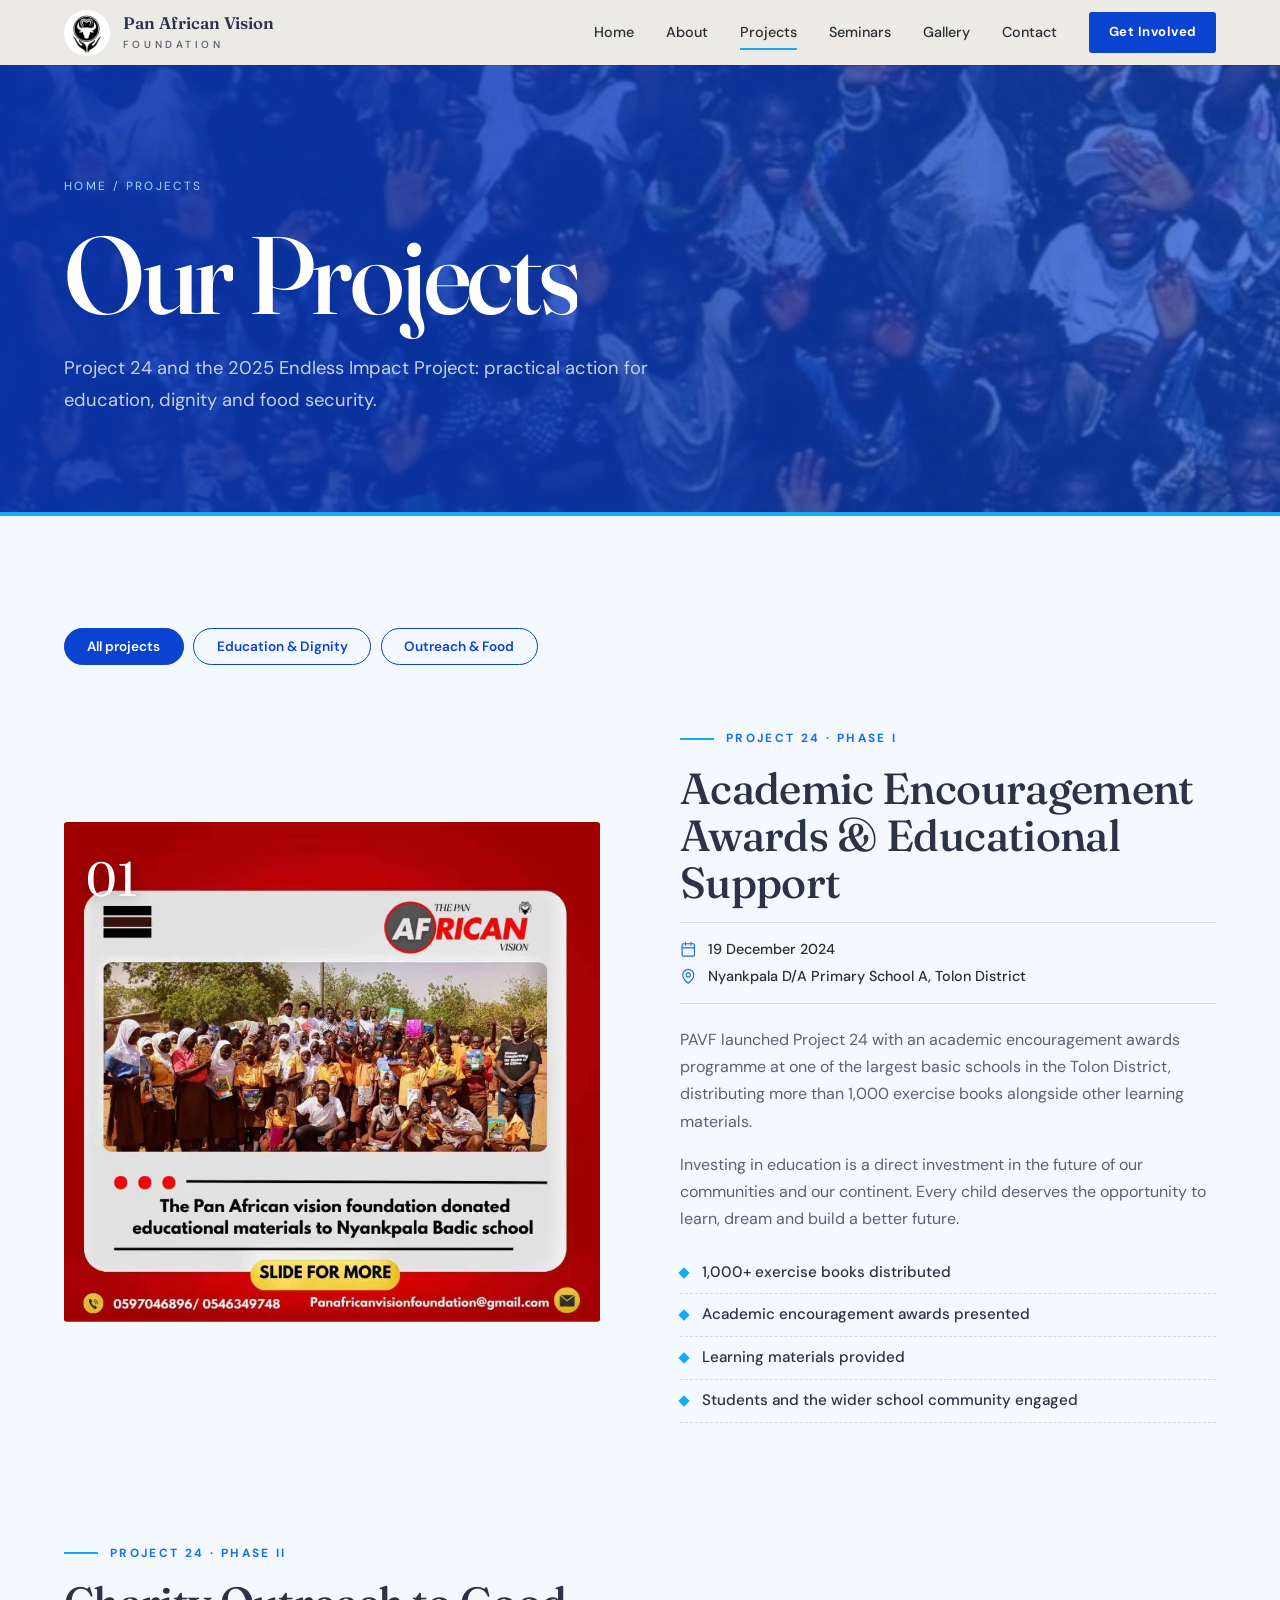
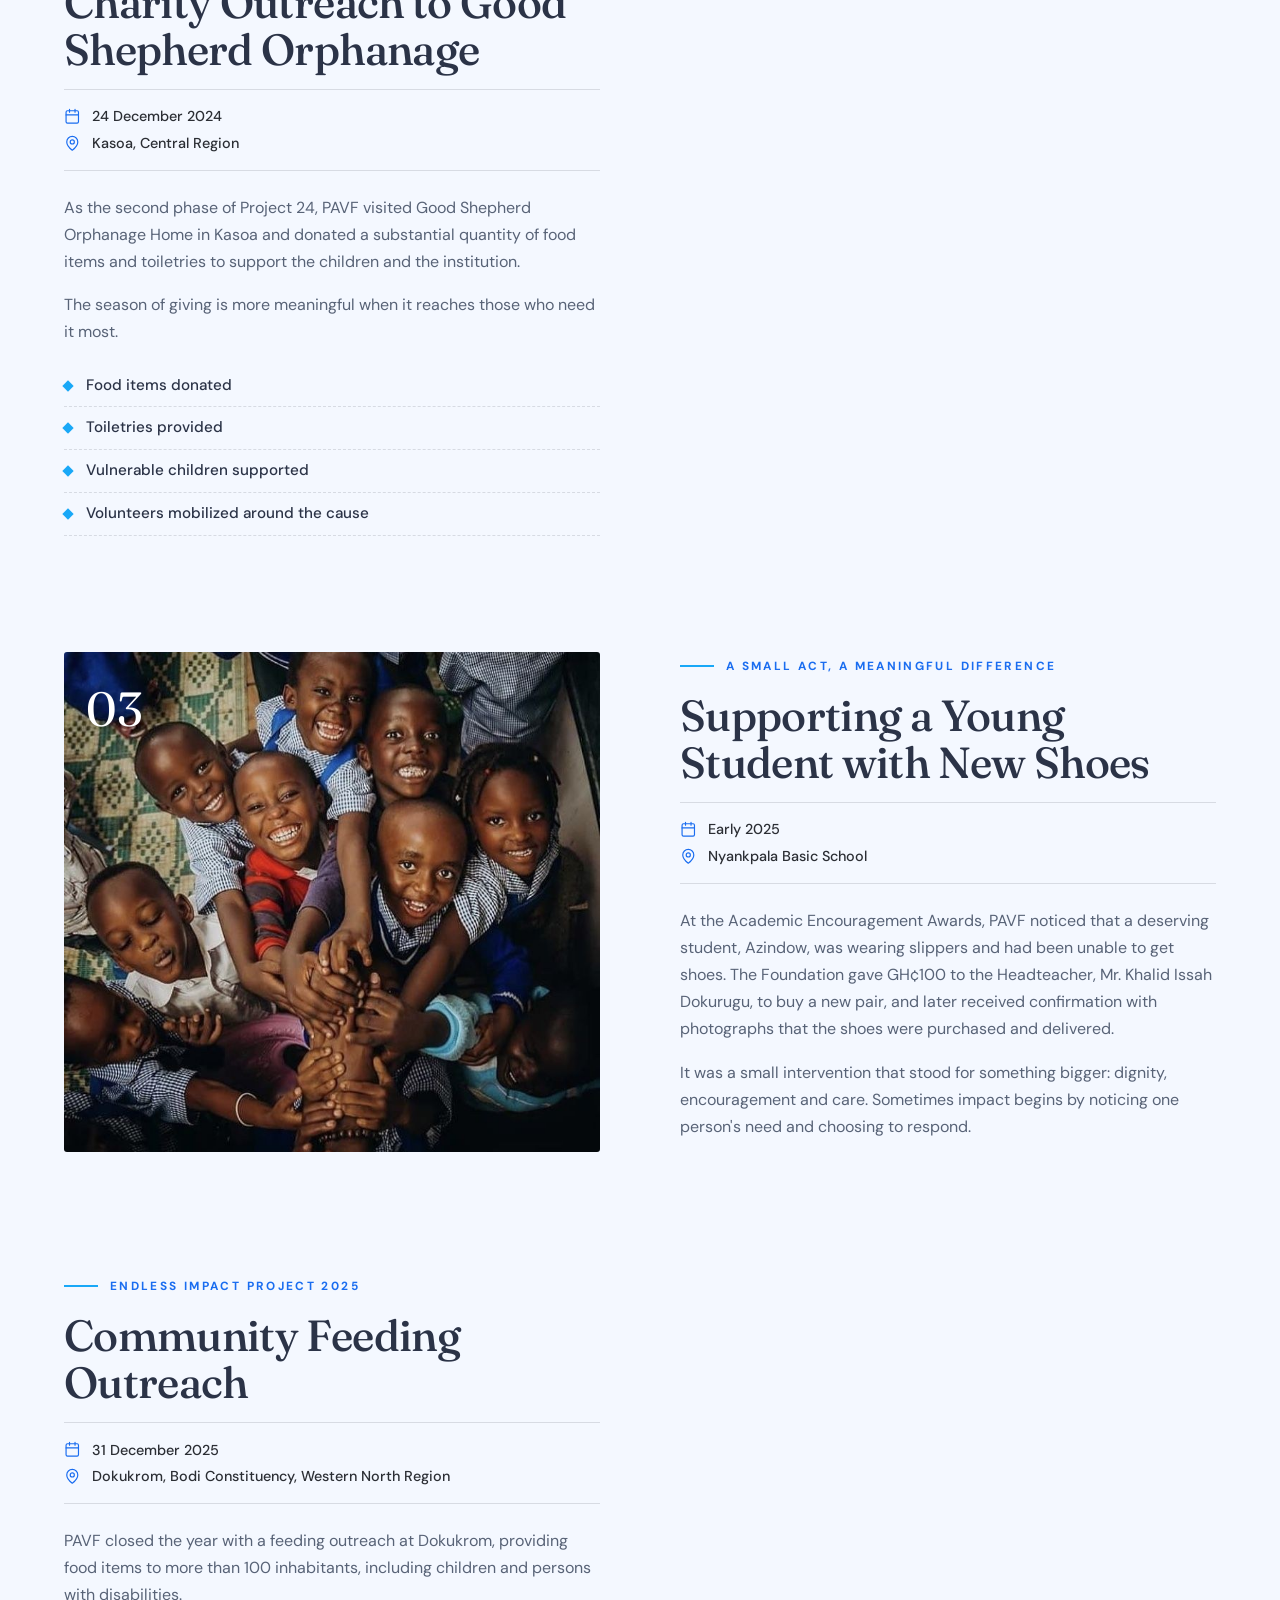
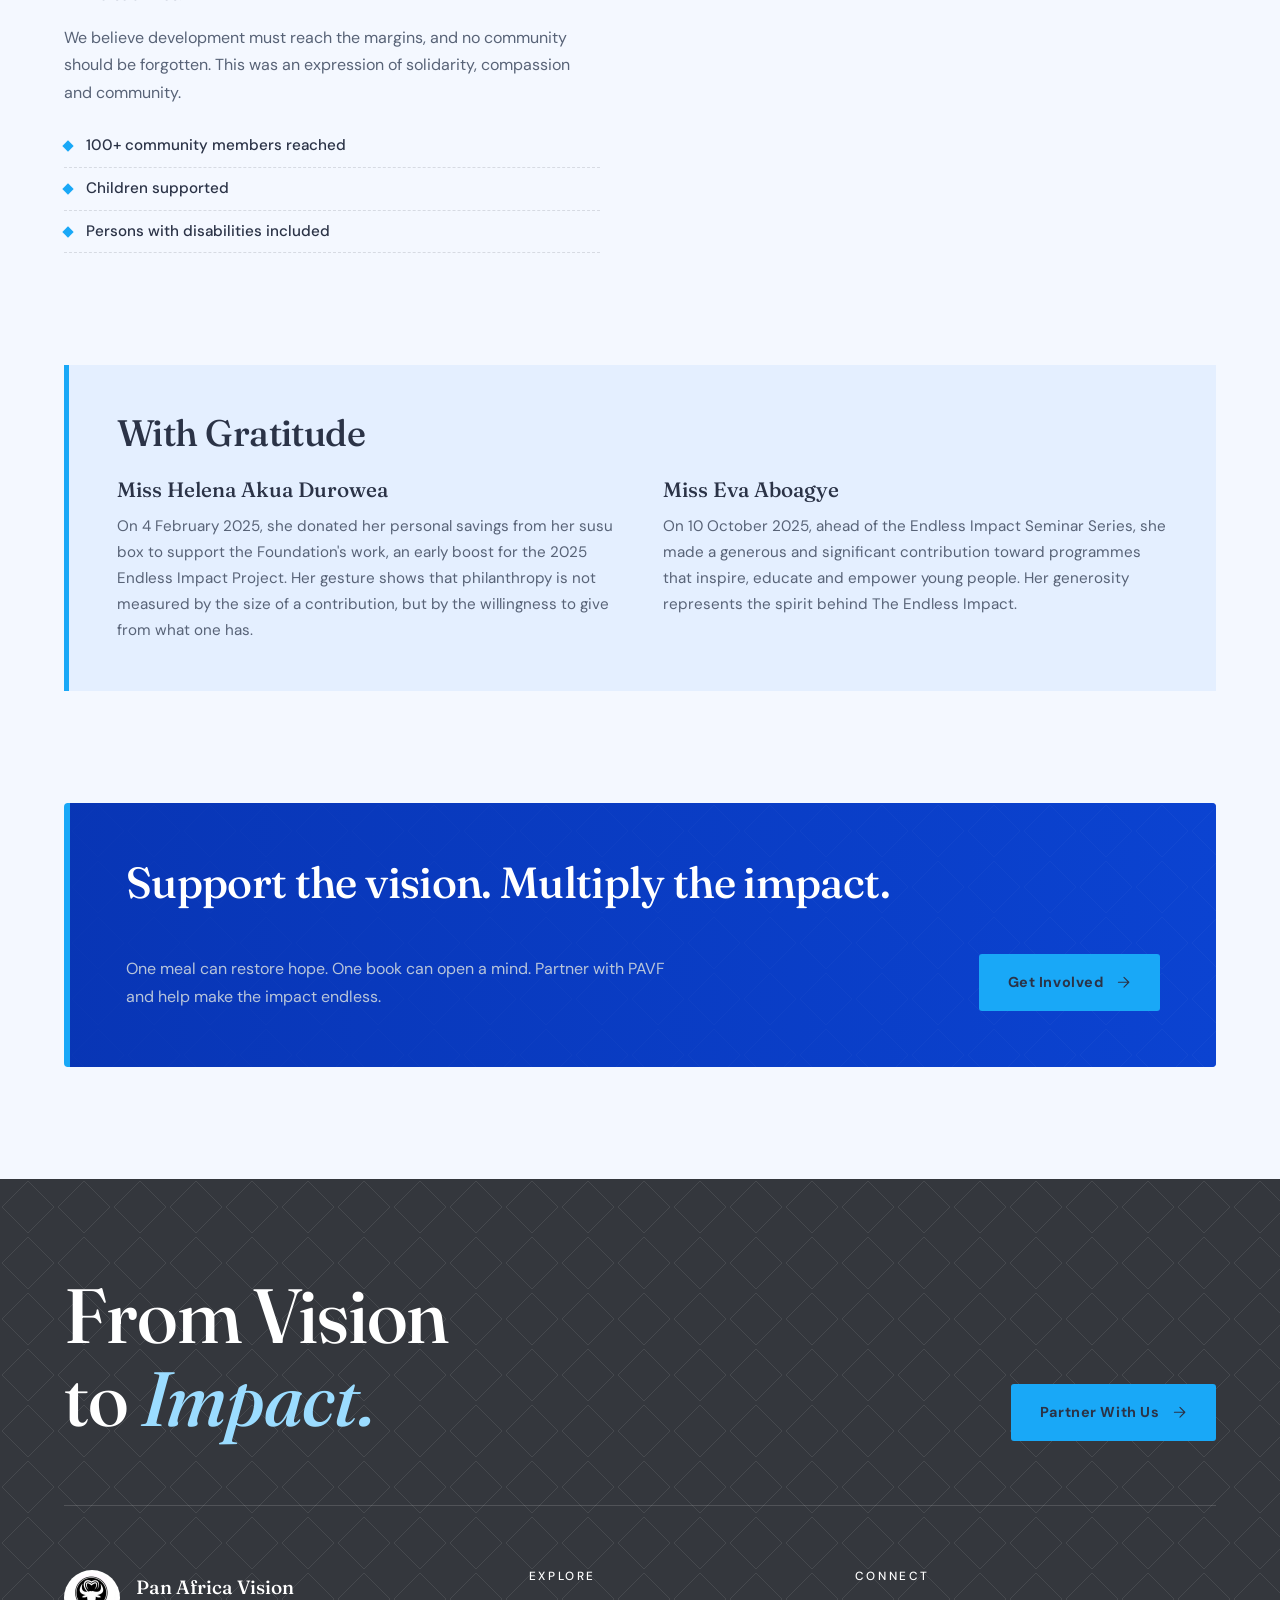
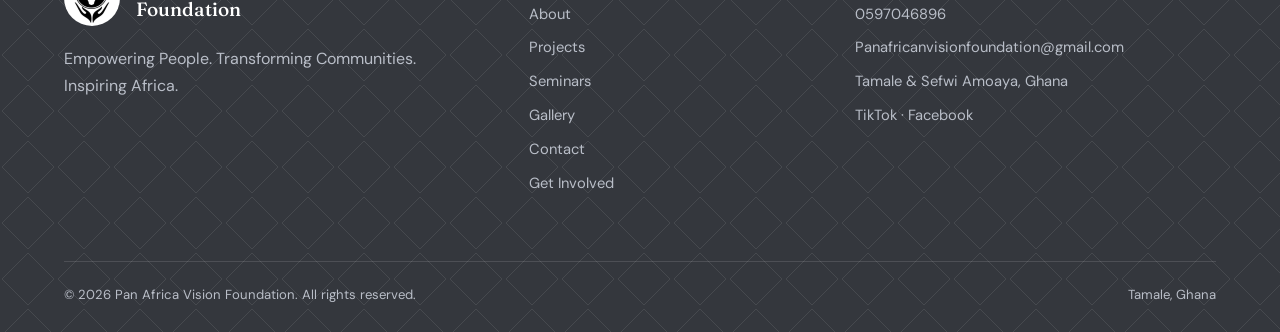
<file: projects.html>
<!DOCTYPE html>
<html lang="en">
<head>
<meta charset="UTF-8">
<meta name="viewport" content="width=device-width, initial-scale=1">
<title>Projects | Pan African Vision Foundation</title>
<meta name="description" content="Project 24 and the 2025 Endless Impact Project: education support, orphanage outreach and community feeding.">
<meta property="og:title" content="Projects | Pan African Vision Foundation">
<meta property="og:description" content="Project 24 and the 2025 Endless Impact Project: education support, orphanage outreach and community feeding.">
<meta property="og:image" content="images/hero.jpg">
<meta name="theme-color" content="#0a1a30">
<link rel="icon" href="images/logo.jpg">
<link rel="preconnect" href="https://fonts.googleapis.com">
<link rel="preconnect" href="https://fonts.gstatic.com" crossorigin>
<link href="https://fonts.googleapis.com/css2?family=DM+Sans:wght@400;500;700&family=Fraunces:ital,opsz,wght@0,9..144,400;0,9..144,500;0,9..144,600;1,9..144,400;1,9..144,500&display=swap" rel="stylesheet">
<link rel="stylesheet" href="style.css">
</head>
<body data-solid="1">
<svg width="0" height="0" style="position:absolute" aria-hidden="true"><defs><symbol id="i-calendar" viewBox="0 0 24 24"><rect x="3" y="4" width="18" height="18" rx="2"/><path d="M16 2v4M8 2v4M3 10h18"/></symbol><symbol id="i-pin" viewBox="0 0 24 24"><path d="M20 10c0 6-8 12-8 12S4 16 4 10a8 8 0 0116 0z"/><circle cx="12" cy="10" r="3"/></symbol><symbol id="i-users" viewBox="0 0 24 24"><path d="M17 21v-2a4 4 0 00-4-4H5a4 4 0 00-4 4v2"/><circle cx="9" cy="7" r="4"/><path d="M23 21v-2a4 4 0 00-3-3.87M16 3.13a4 4 0 010 7.75"/></symbol><symbol id="i-phone" viewBox="0 0 24 24"><path d="M22 16.9v3a2 2 0 01-2.2 2 19.8 19.8 0 01-8.6-3.1 19.5 19.5 0 01-6-6A19.8 19.8 0 012.1 4.2 2 2 0 014.1 2h3a2 2 0 012 1.7c.1 1 .4 1.9.7 2.8a2 2 0 01-.5 2.1L8.1 9.9a16 16 0 006 6l1.3-1.3a2 2 0 012.1-.4c.9.3 1.8.6 2.8.7a2 2 0 011.7 2z"/></symbol><symbol id="i-mail" viewBox="0 0 24 24"><rect x="2" y="4" width="20" height="16" rx="2"/><path d="M22 7l-10 6L2 7"/></symbol><symbol id="i-heart" viewBox="0 0 24 24"><path d="M20.8 4.6a5.5 5.5 0 00-7.8 0L12 5.7l-1-1.1a5.5 5.5 0 00-7.8 7.8l1 1.1L12 21l7.8-7.5 1-1.1a5.5 5.5 0 000-7.8z"/></symbol><symbol id="i-wheat" viewBox="0 0 24 24"><path d="M12 22V8"/><path d="M12 8c-2-1-3-3-3-5 2 0 3 2 3 5zm0 0c2-1 3-3 3-5-2 0-3 2-3 5zM12 14c-2-1-3-3-3-5 2 0 3 2 3 5zm0 0c2-1 3-3 3-5-2 0-3 2-3 5z"/></symbol><symbol id="i-cap" viewBox="0 0 24 24"><path d="M22 10L12 5 2 10l10 5 10-5z"/><path d="M6 12v5c3 2 9 2 12 0v-5"/></symbol><symbol id="i-trend" viewBox="0 0 24 24"><path d="M23 6l-9.5 9.5-5-5L1 18"/><path d="M17 6h6v6"/></symbol><symbol id="i-compass" viewBox="0 0 24 24"><circle cx="12" cy="12" r="10"/><path d="M16.2 7.8l-2 6.3-6.4 2.1 2-6.3z"/></symbol><symbol id="i-globe" viewBox="0 0 24 24"><circle cx="12" cy="12" r="10"/><path d="M2 12h20M12 2a15 15 0 010 20 15 15 0 010-20z"/></symbol><symbol id="i-coins" viewBox="0 0 24 24"><circle cx="12" cy="12" r="9"/><path d="M14.5 9a2.5 2.5 0 00-2.5-1.5c-1.4 0-2.5.8-2.5 2s1 1.6 2.5 2 2.5.8 2.5 2-1.1 2-2.5 2A2.5 2.5 0 019.5 15M12 6v1.5M12 16.5V18"/></symbol><symbol id="i-building" viewBox="0 0 24 24"><path d="M3 21h18M5 21V7l7-4 7 4v14M9 21v-6h6v6"/></symbol><symbol id="i-mic" viewBox="0 0 24 24"><rect x="9" y="2" width="6" height="12" rx="3"/><path d="M19 10a7 7 0 01-14 0M12 19v3"/></symbol><symbol id="i-book" viewBox="0 0 24 24"><path d="M4 19.5A2.5 2.5 0 016.5 17H20V3H6.5A2.5 2.5 0 004 5.5v14zM4 19.5A2.5 2.5 0 006.5 22H20v-5"/></symbol><symbol id="i-home" viewBox="0 0 24 24"><path d="M3 11l9-8 9 8v10a1 1 0 01-1 1h-5v-7H9v7H4a1 1 0 01-1-1z"/></symbol><symbol id="i-sprout" viewBox="0 0 24 24"><path d="M12 22V10"/><path d="M12 10c0-4-3-6-7-6 0 4 3 6 7 6zM12 13c0-3 2-5 6-5 0 4-2 5-6 5z"/></symbol><symbol id="i-link" viewBox="0 0 24 24"><path d="M10 13a5 5 0 007 0l3-3a5 5 0 00-7-7l-1 1"/><path d="M14 11a5 5 0 00-7 0l-3 3a5 5 0 007 7l1-1"/></symbol><symbol id="i-arrow" viewBox="0 0 24 24"><path d="M5 12h14M13 5l7 7-7 7"/></symbol><symbol id="i-copy" viewBox="0 0 24 24"><rect x="9" y="9" width="13" height="13" rx="2"/><path d="M5 15H4a2 2 0 01-2-2V4a2 2 0 012-2h9a2 2 0 012 2v1"/></symbol></defs></svg>
<div id="progress"></div>
<header class="nav solid" id="nav">
 <div class="container nav-inner">
  <a href="index.html" class="brand"><img src="images/logo.jpg" alt="PAVF logo" onerror="this.style.display='none'"><span>Pan African Vision<br><small>Foundation</small></span></a>
  <nav id="menu"><a href="index.html">Home</a><a href="about.html">About</a><a href="projects.html" class="active">Projects</a><a href="seminars.html">Seminars</a><a href="gallery.html">Gallery</a><a href="contact.html">Contact</a><a href="get-involved.html" class="btn btn-sm">Get Involved</a></nav>
  <button class="burger" id="burger" aria-label="Menu"><span></span><span></span><span></span></button>
 </div>
</header>

<section class="page-hero pbg" style="--bg:url('images/bg-projects.jpg')"><div class="container"><div class="crumbs"><a href="index.html">Home</a> / Projects</div><h1>Our Projects</h1><p>Project 24 and the 2025 Endless Impact Project: practical action for education, dignity and food security.</p></div></section><section class="section"><div class="container"><div class="filters"><button class="on" data-f="all">All projects</button><button data-f="edu">Education &amp; Dignity</button><button data-f="out">Outreach &amp; Food</button></div>
<div class="feature reveal" data-cat="edu"><div class="feature-img" style="background-image:url('images/project24-education.jpg'),var(--ph)"></div>
 <div><span class="kicker">Project 24 · Phase I</span><h3>Academic Encouragement Awards &amp; Educational Support</h3><div class="meta"><span><svg class="ic" aria-hidden="true"><use href="#i-calendar"/></svg> 19 December 2024</span><span><svg class="ic" aria-hidden="true"><use href="#i-pin"/></svg> Nyankpala D/A Primary School A, Tolon District</span></div><p>PAVF launched Project 24 with an academic encouragement awards programme at one of the largest basic schools in the Tolon District, distributing more than 1,000 exercise books alongside other learning materials.</p><p>Investing in education is a direct investment in the future of our communities and our continent. Every child deserves the opportunity to learn, dream and build a better future.</p><ul class="impact"><li>1,000+ exercise books distributed</li><li>Academic encouragement awards presented</li><li>Learning materials provided</li><li>Students and the wider school community engaged</li></ul></div></div><div class="feature flip reveal" data-cat="out"><div class="feature-img" style="background-image:url('images/project24-orphanage.jpg'),var(--ph)"></div>
 <div><span class="kicker">Project 24 · Phase II</span><h3>Charity Outreach to Good Shepherd Orphanage</h3><div class="meta"><span><svg class="ic" aria-hidden="true"><use href="#i-calendar"/></svg> 24 December 2024</span><span><svg class="ic" aria-hidden="true"><use href="#i-pin"/></svg> Kasoa, Central Region</span></div><p>As the second phase of Project 24, PAVF visited Good Shepherd Orphanage Home in Kasoa and donated a substantial quantity of food items and toiletries to support the children and the institution.</p><p>The season of giving is more meaningful when it reaches those who need it most.</p><ul class="impact"><li>Food items donated</li><li>Toiletries provided</li><li>Vulnerable children supported</li><li>Volunteers mobilized around the cause</li></ul></div></div><div class="feature reveal" data-cat="edu"><div class="feature-img" style="background-image:url('images/shoes.jpg'),var(--ph)"></div>
 <div><span class="kicker">A small act, a meaningful difference</span><h3>Supporting a Young Student with New Shoes</h3><div class="meta"><span><svg class="ic" aria-hidden="true"><use href="#i-calendar"/></svg> Early 2025</span><span><svg class="ic" aria-hidden="true"><use href="#i-pin"/></svg> Nyankpala Basic School</span></div><p>At the Academic Encouragement Awards, PAVF noticed that a deserving student, Azindow, was wearing slippers and had been unable to get shoes. The Foundation gave GH¢100 to the Headteacher, Mr. Khalid Issah Dokurugu, to buy a new pair, and later received confirmation with photographs that the shoes were purchased and delivered.</p><p>It was a small intervention that stood for something bigger: dignity, encouragement and care. Sometimes impact begins by noticing one person's need and choosing to respond.</p></div></div><div class="feature flip reveal" data-cat="out"><div class="feature-img" style="background-image:url('images/feeding-outreach.jpg'),var(--ph)"></div>
 <div><span class="kicker">Endless Impact Project 2025</span><h3>Community Feeding Outreach</h3><div class="meta"><span><svg class="ic" aria-hidden="true"><use href="#i-calendar"/></svg> 31 December 2025</span><span><svg class="ic" aria-hidden="true"><use href="#i-pin"/></svg> Dokukrom, Bodi Constituency, Western North Region</span></div><p>PAVF closed the year with a feeding outreach at Dokukrom, providing food items to more than 100 inhabitants, including children and persons with disabilities.</p><p>We believe development must reach the margins, and no community should be forgotten. This was an expression of solidarity, compassion and community.</p><ul class="impact"><li>100+ community members reached</li><li>Children supported</li><li>Persons with disabilities included</li></ul></div></div><div class="thanks reveal"><h3>With Gratitude</h3><div class="thanks-grid">
<p><b>Miss Helena Akua Durowea</b>On 4 February 2025, she donated her personal savings from her susu box to support the Foundation's work, an early boost for the 2025 Endless Impact Project. Her gesture shows that philanthropy is not measured by the size of a contribution, but by the willingness to give from what one has.</p>
<p><b>Miss Eva Aboagye</b>On 10 October 2025, ahead of the Endless Impact Seminar Series, she made a generous and significant contribution toward programmes that inspire, educate and empower young people. Her generosity represents the spirit behind The Endless Impact.</p></div></div>
</div></section><section class="cta-wrap"><div class="container"><div class="cta-band pbg reveal" style="--bg:url('images/cta.jpg')"><h2>Support the vision. Multiply the impact.</h2><p>One meal can restore hope. One book can open a mind. Partner with PAVF and help make the impact endless.</p><a href="get-involved.html" class="btn btn-white" style="margin-top:0">Get Involved <svg class="ic" aria-hidden="true"><use href="#i-arrow"/></svg></a></div></div></section>

<footer class="footer">
 <div class="container">
  <div class="foot-cta"><h2>From Vision<br>to <em>Impact.</em></h2><a href="get-involved.html" class="btn btn-gold">Partner With Us <svg class="ic" aria-hidden="true"><use href="#i-arrow"/></svg></a></div>
  <div class="foot-grid">
   <div><div class="foot-brand"><img src="images/logo.jpg" alt="PAVF logo" onerror="this.style.display='none'"><b>Pan Africa Vision<br>Foundation</b></div>
    <p>Empowering People. Transforming Communities. Inspiring Africa.</p></div>
   <div><h4>Explore</h4><ul><li><a href="about.html">About</a></li><li><a href="projects.html">Projects</a></li><li><a href="seminars.html">Seminars</a></li><li><a href="gallery.html">Gallery</a></li><li><a href="contact.html">Contact</a></li><li><a href="get-involved.html">Get Involved</a></li></ul></div>
   <div><h4>Connect</h4><ul>
    <li><a href="tel:+233597046896">0597046896</a></li>
    <li><a href="mailto:Panafricanvisionfoundation@gmail.com">Panafricanvisionfoundation@gmail.com</a></li>
    <li>Tamale &amp; Sefwi Amoaya, Ghana</li>
    <li><a href="https://www.tiktok.com/@panafricanvision" target="_blank" rel="noopener">TikTok</a> · <a href="https://www.facebook.com/share/19waaPcjvA/?mibextid=wwXIfr" target="_blank" rel="noopener">Facebook</a></li></ul></div>
  </div>
  <div class="foot-bottom"><span>© <span class="js-year"></span> Pan Africa Vision Foundation. All rights reserved.</span><span>Tamale, Ghana</span></div>
 </div>
</footer>
<button class="to-top" id="toTop" aria-label="Back to top">↑</button>
<script src="main.js"></script>
</body>
</html>
</file>
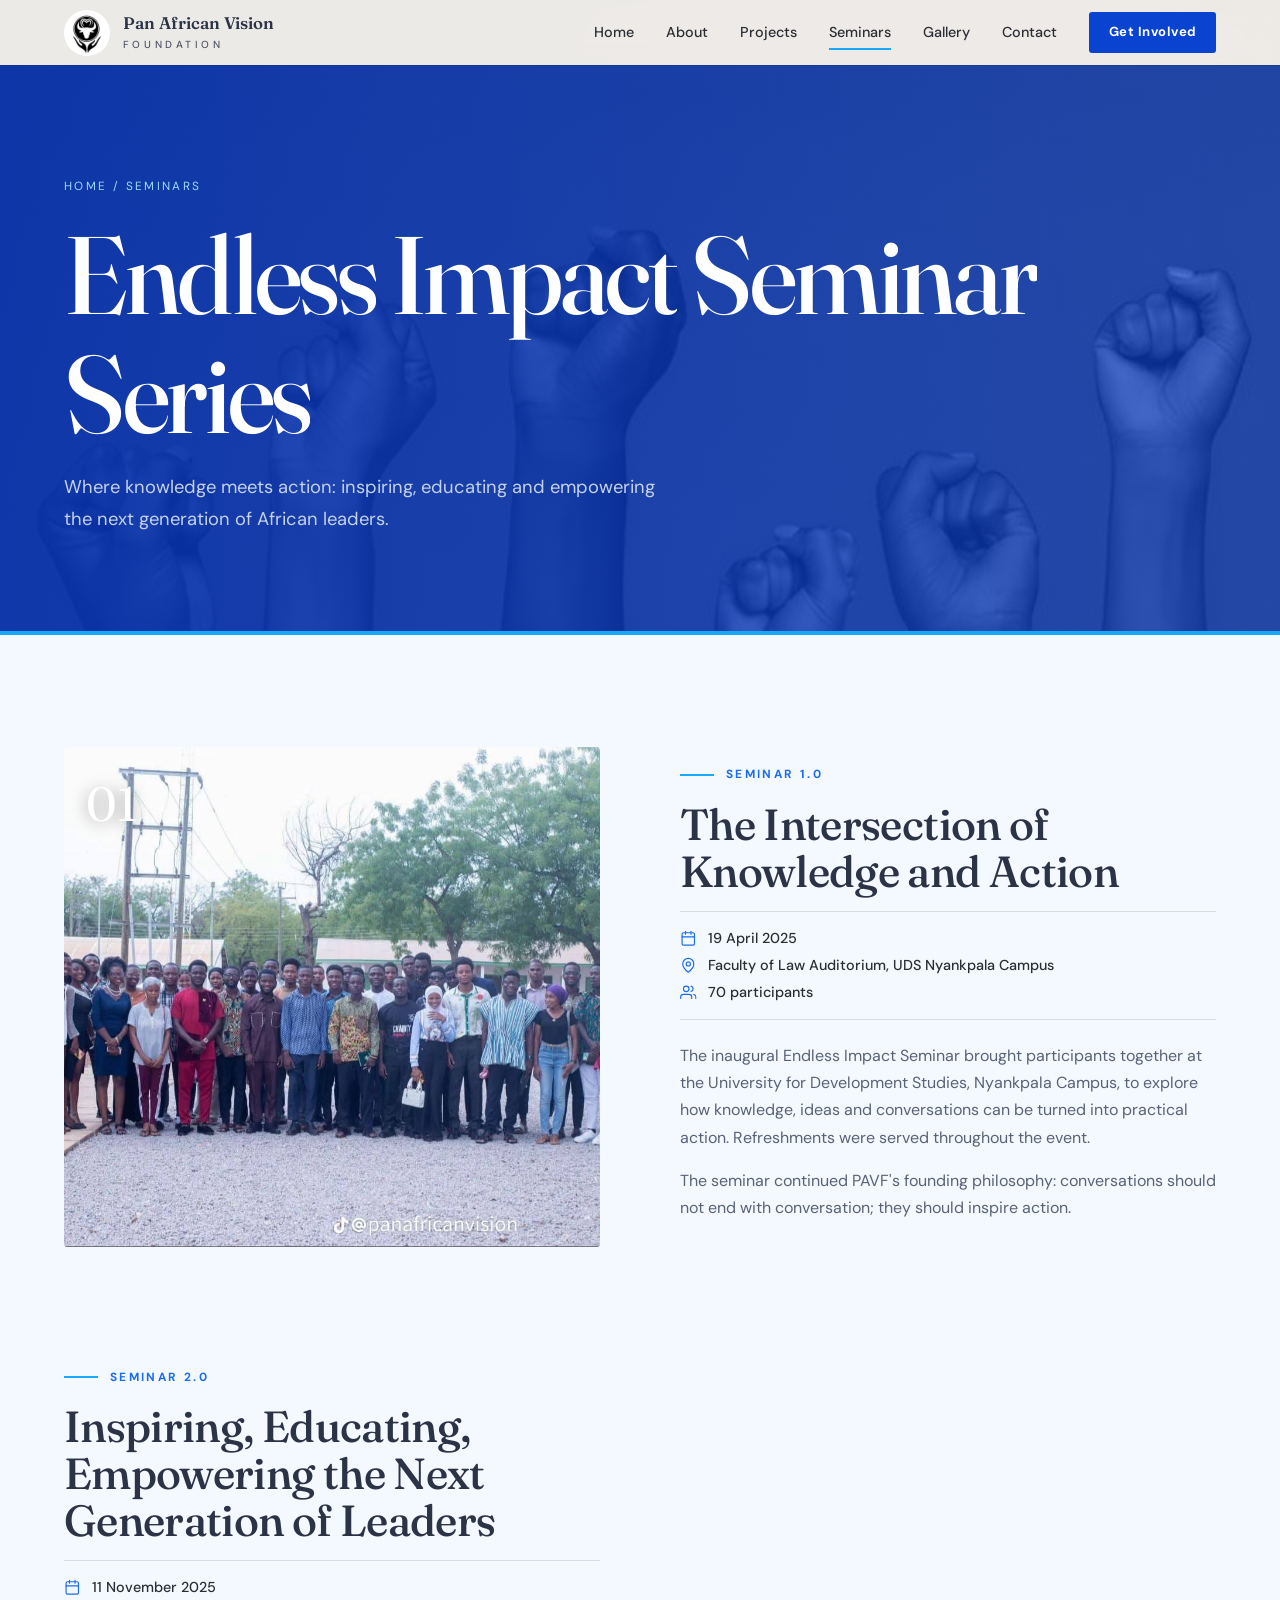
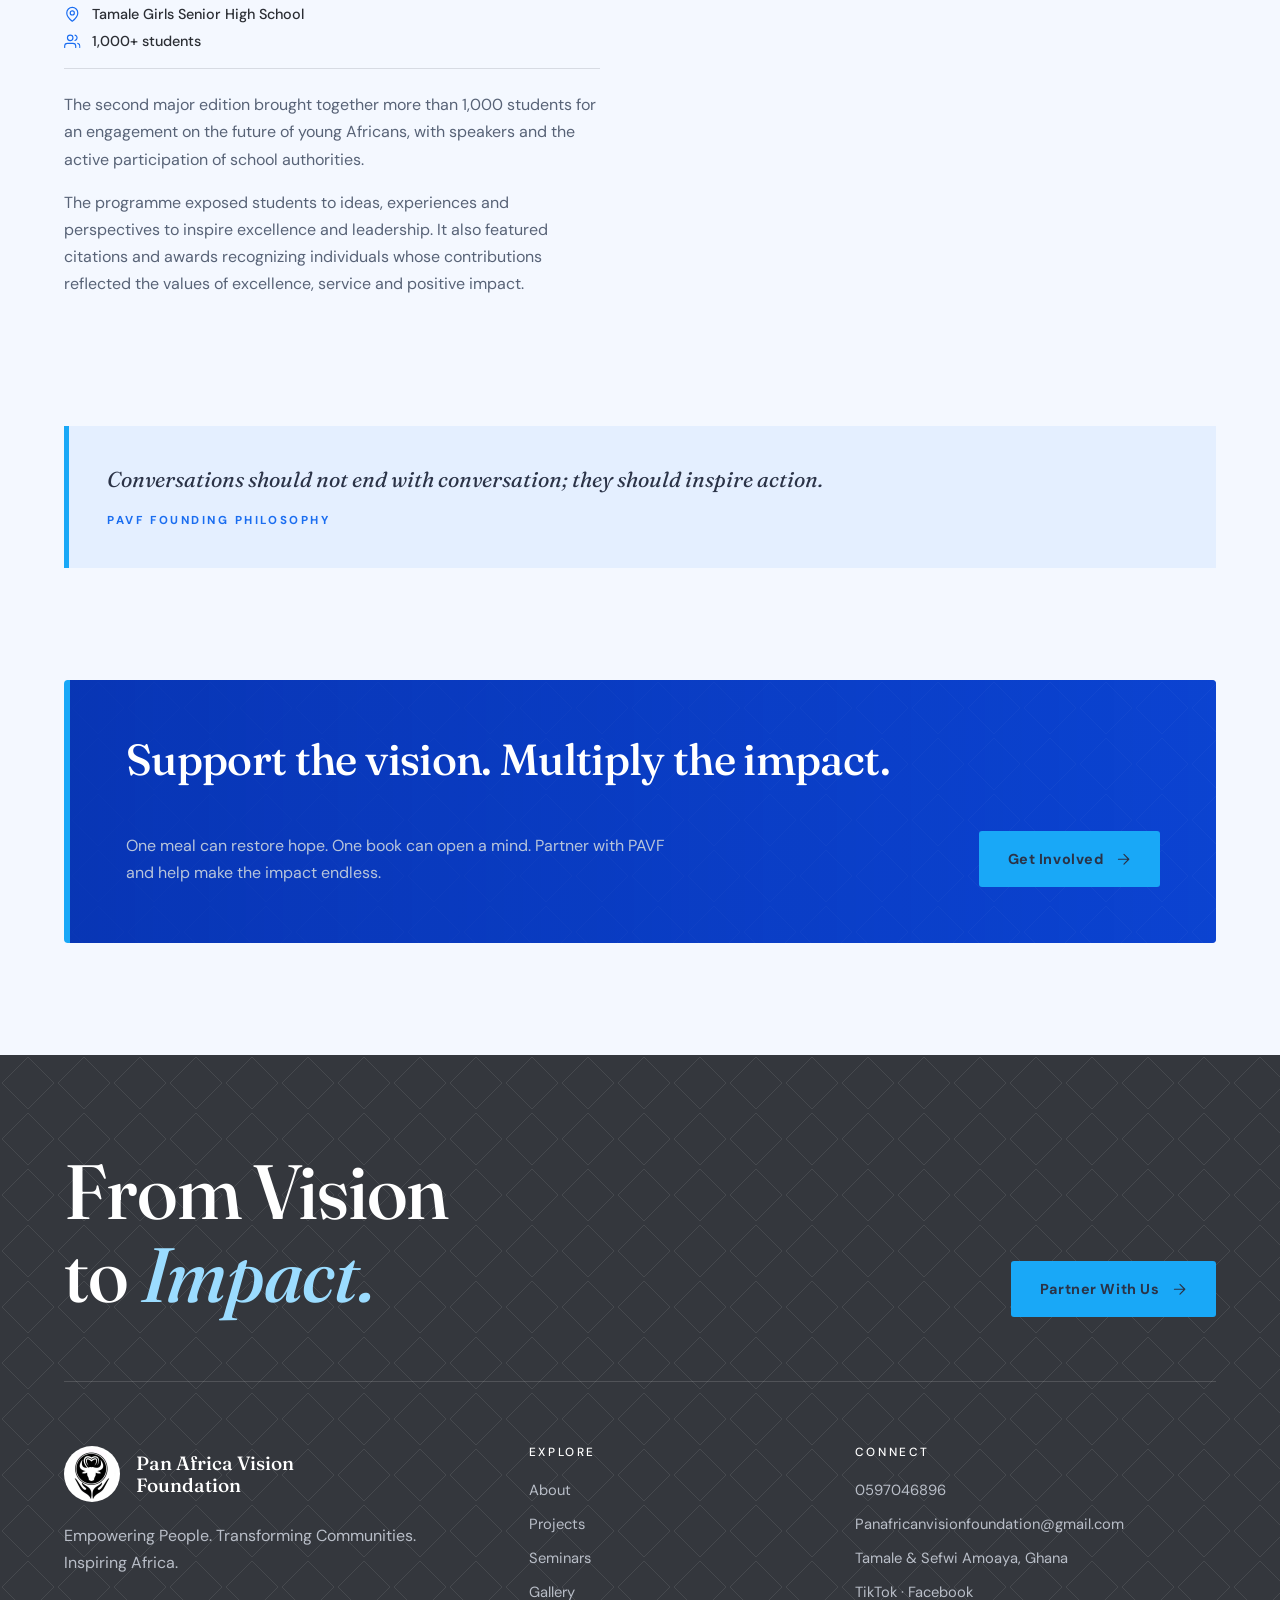
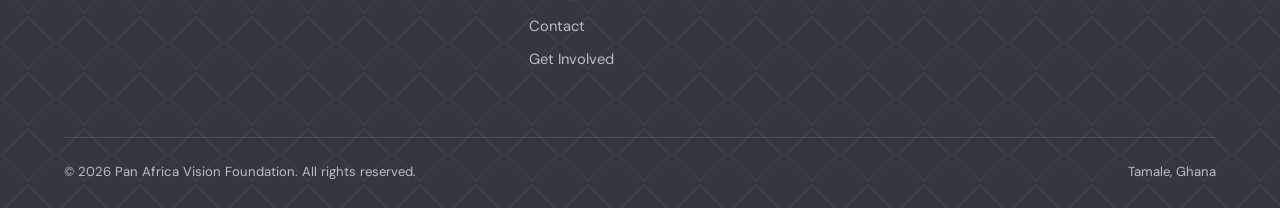
<file: seminars.html>
<!DOCTYPE html>
<html lang="en">
<head>
<meta charset="UTF-8">
<meta name="viewport" content="width=device-width, initial-scale=1">
<title>Seminars | Pan African Vision Foundation</title>
<meta name="description" content="The Endless Impact Seminar Series: leadership and empowerment seminars at UDS Nyankpala and Tamale Girls SHS.">
<meta property="og:title" content="Seminars | Pan African Vision Foundation">
<meta property="og:description" content="The Endless Impact Seminar Series: leadership and empowerment seminars at UDS Nyankpala and Tamale Girls SHS.">
<meta property="og:image" content="images/hero.jpg">
<meta name="theme-color" content="#0a1a30">
<link rel="icon" href="images/logo.jpg">
<link rel="preconnect" href="https://fonts.googleapis.com">
<link rel="preconnect" href="https://fonts.gstatic.com" crossorigin>
<link href="https://fonts.googleapis.com/css2?family=DM+Sans:wght@400;500;700&family=Fraunces:ital,opsz,wght@0,9..144,400;0,9..144,500;0,9..144,600;1,9..144,400;1,9..144,500&display=swap" rel="stylesheet">
<link rel="stylesheet" href="style.css">
</head>
<body data-solid="1">
<svg width="0" height="0" style="position:absolute" aria-hidden="true"><defs><symbol id="i-calendar" viewBox="0 0 24 24"><rect x="3" y="4" width="18" height="18" rx="2"/><path d="M16 2v4M8 2v4M3 10h18"/></symbol><symbol id="i-pin" viewBox="0 0 24 24"><path d="M20 10c0 6-8 12-8 12S4 16 4 10a8 8 0 0116 0z"/><circle cx="12" cy="10" r="3"/></symbol><symbol id="i-users" viewBox="0 0 24 24"><path d="M17 21v-2a4 4 0 00-4-4H5a4 4 0 00-4 4v2"/><circle cx="9" cy="7" r="4"/><path d="M23 21v-2a4 4 0 00-3-3.87M16 3.13a4 4 0 010 7.75"/></symbol><symbol id="i-phone" viewBox="0 0 24 24"><path d="M22 16.9v3a2 2 0 01-2.2 2 19.8 19.8 0 01-8.6-3.1 19.5 19.5 0 01-6-6A19.8 19.8 0 012.1 4.2 2 2 0 014.1 2h3a2 2 0 012 1.7c.1 1 .4 1.9.7 2.8a2 2 0 01-.5 2.1L8.1 9.9a16 16 0 006 6l1.3-1.3a2 2 0 012.1-.4c.9.3 1.8.6 2.8.7a2 2 0 011.7 2z"/></symbol><symbol id="i-mail" viewBox="0 0 24 24"><rect x="2" y="4" width="20" height="16" rx="2"/><path d="M22 7l-10 6L2 7"/></symbol><symbol id="i-heart" viewBox="0 0 24 24"><path d="M20.8 4.6a5.5 5.5 0 00-7.8 0L12 5.7l-1-1.1a5.5 5.5 0 00-7.8 7.8l1 1.1L12 21l7.8-7.5 1-1.1a5.5 5.5 0 000-7.8z"/></symbol><symbol id="i-wheat" viewBox="0 0 24 24"><path d="M12 22V8"/><path d="M12 8c-2-1-3-3-3-5 2 0 3 2 3 5zm0 0c2-1 3-3 3-5-2 0-3 2-3 5zM12 14c-2-1-3-3-3-5 2 0 3 2 3 5zm0 0c2-1 3-3 3-5-2 0-3 2-3 5z"/></symbol><symbol id="i-cap" viewBox="0 0 24 24"><path d="M22 10L12 5 2 10l10 5 10-5z"/><path d="M6 12v5c3 2 9 2 12 0v-5"/></symbol><symbol id="i-trend" viewBox="0 0 24 24"><path d="M23 6l-9.5 9.5-5-5L1 18"/><path d="M17 6h6v6"/></symbol><symbol id="i-compass" viewBox="0 0 24 24"><circle cx="12" cy="12" r="10"/><path d="M16.2 7.8l-2 6.3-6.4 2.1 2-6.3z"/></symbol><symbol id="i-globe" viewBox="0 0 24 24"><circle cx="12" cy="12" r="10"/><path d="M2 12h20M12 2a15 15 0 010 20 15 15 0 010-20z"/></symbol><symbol id="i-coins" viewBox="0 0 24 24"><circle cx="12" cy="12" r="9"/><path d="M14.5 9a2.5 2.5 0 00-2.5-1.5c-1.4 0-2.5.8-2.5 2s1 1.6 2.5 2 2.5.8 2.5 2-1.1 2-2.5 2A2.5 2.5 0 019.5 15M12 6v1.5M12 16.5V18"/></symbol><symbol id="i-building" viewBox="0 0 24 24"><path d="M3 21h18M5 21V7l7-4 7 4v14M9 21v-6h6v6"/></symbol><symbol id="i-mic" viewBox="0 0 24 24"><rect x="9" y="2" width="6" height="12" rx="3"/><path d="M19 10a7 7 0 01-14 0M12 19v3"/></symbol><symbol id="i-book" viewBox="0 0 24 24"><path d="M4 19.5A2.5 2.5 0 016.5 17H20V3H6.5A2.5 2.5 0 004 5.5v14zM4 19.5A2.5 2.5 0 006.5 22H20v-5"/></symbol><symbol id="i-home" viewBox="0 0 24 24"><path d="M3 11l9-8 9 8v10a1 1 0 01-1 1h-5v-7H9v7H4a1 1 0 01-1-1z"/></symbol><symbol id="i-sprout" viewBox="0 0 24 24"><path d="M12 22V10"/><path d="M12 10c0-4-3-6-7-6 0 4 3 6 7 6zM12 13c0-3 2-5 6-5 0 4-2 5-6 5z"/></symbol><symbol id="i-link" viewBox="0 0 24 24"><path d="M10 13a5 5 0 007 0l3-3a5 5 0 00-7-7l-1 1"/><path d="M14 11a5 5 0 00-7 0l-3 3a5 5 0 007 7l1-1"/></symbol><symbol id="i-arrow" viewBox="0 0 24 24"><path d="M5 12h14M13 5l7 7-7 7"/></symbol><symbol id="i-copy" viewBox="0 0 24 24"><rect x="9" y="9" width="13" height="13" rx="2"/><path d="M5 15H4a2 2 0 01-2-2V4a2 2 0 012-2h9a2 2 0 012 2v1"/></symbol></defs></svg>
<div id="progress"></div>
<header class="nav solid" id="nav">
 <div class="container nav-inner">
  <a href="index.html" class="brand"><img src="images/logo.jpg" alt="PAVF logo" onerror="this.style.display='none'"><span>Pan African Vision<br><small>Foundation</small></span></a>
  <nav id="menu"><a href="index.html">Home</a><a href="about.html">About</a><a href="projects.html">Projects</a><a href="seminars.html" class="active">Seminars</a><a href="gallery.html">Gallery</a><a href="contact.html">Contact</a><a href="get-involved.html" class="btn btn-sm">Get Involved</a></nav>
  <button class="burger" id="burger" aria-label="Menu"><span></span><span></span><span></span></button>
 </div>
</header>

<section class="page-hero pbg" style="--bg:url('images/bg-seminars.jpg')"><div class="container"><div class="crumbs"><a href="index.html">Home</a> / Seminars</div><h1>Endless Impact Seminar Series</h1><p>Where knowledge meets action: inspiring, educating and empowering the next generation of African leaders.</p></div></section><section class="section"><div class="container"><div class="feature reveal"><div class="feature-img" style="background-image:url('images/seminar-1.jpg'),var(--ph)"></div>
 <div><span class="kicker">Seminar 1.0</span><h3>The Intersection of Knowledge and Action</h3><div class="meta"><span><svg class="ic" aria-hidden="true"><use href="#i-calendar"/></svg> 19 April 2025</span><span><svg class="ic" aria-hidden="true"><use href="#i-pin"/></svg> Faculty of Law Auditorium, UDS Nyankpala Campus</span><span><svg class="ic" aria-hidden="true"><use href="#i-users"/></svg> 70 participants</span></div><p>The inaugural Endless Impact Seminar brought participants together at the University for Development Studies, Nyankpala Campus, to explore how knowledge, ideas and conversations can be turned into practical action. Refreshments were served throughout the event.</p><p>The seminar continued PAVF's founding philosophy: conversations should not end with conversation; they should inspire action.</p></div></div><div class="feature flip reveal"><div class="feature-img" style="background-image:url('images/seminar-2.jpg'),var(--ph)"></div>
 <div><span class="kicker">Seminar 2.0</span><h3>Inspiring, Educating, Empowering the Next Generation of Leaders</h3><div class="meta"><span><svg class="ic" aria-hidden="true"><use href="#i-calendar"/></svg> 11 November 2025</span><span><svg class="ic" aria-hidden="true"><use href="#i-pin"/></svg> Tamale Girls Senior High School</span><span><svg class="ic" aria-hidden="true"><use href="#i-users"/></svg> 1,000+ students</span></div><p>The second major edition brought together more than 1,000 students for an engagement on the future of young Africans, with speakers and the active participation of school authorities.</p><p>The programme exposed students to ideas, experiences and perspectives to inspire excellence and leadership. It also featured citations and awards recognizing individuals whose contributions reflected the values of excellence, service and positive impact.</p></div></div><div class="quote-box reveal">Conversations should not end with conversation; they should inspire action.<b>PAVF FOUNDING PHILOSOPHY</b></div></div></section><section class="cta-wrap"><div class="container"><div class="cta-band pbg reveal" style="--bg:url('images/cta.jpg')"><h2>Support the vision. Multiply the impact.</h2><p>One meal can restore hope. One book can open a mind. Partner with PAVF and help make the impact endless.</p><a href="get-involved.html" class="btn btn-white" style="margin-top:0">Get Involved <svg class="ic" aria-hidden="true"><use href="#i-arrow"/></svg></a></div></div></section>

<footer class="footer">
 <div class="container">
  <div class="foot-cta"><h2>From Vision<br>to <em>Impact.</em></h2><a href="get-involved.html" class="btn btn-gold">Partner With Us <svg class="ic" aria-hidden="true"><use href="#i-arrow"/></svg></a></div>
  <div class="foot-grid">
   <div><div class="foot-brand"><img src="images/logo.jpg" alt="PAVF logo" onerror="this.style.display='none'"><b>Pan Africa Vision<br>Foundation</b></div>
    <p>Empowering People. Transforming Communities. Inspiring Africa.</p></div>
   <div><h4>Explore</h4><ul><li><a href="about.html">About</a></li><li><a href="projects.html">Projects</a></li><li><a href="seminars.html">Seminars</a></li><li><a href="gallery.html">Gallery</a></li><li><a href="contact.html">Contact</a></li><li><a href="get-involved.html">Get Involved</a></li></ul></div>
   <div><h4>Connect</h4><ul>
    <li><a href="tel:+233597046896">0597046896</a></li>
    <li><a href="mailto:Panafricanvisionfoundation@gmail.com">Panafricanvisionfoundation@gmail.com</a></li>
    <li>Tamale &amp; Sefwi Amoaya, Ghana</li>
    <li><a href="https://www.tiktok.com/@panafricanvision" target="_blank" rel="noopener">TikTok</a> · <a href="https://www.facebook.com/share/19waaPcjvA/?mibextid=wwXIfr" target="_blank" rel="noopener">Facebook</a></li></ul></div>
  </div>
  <div class="foot-bottom"><span>© <span class="js-year"></span> Pan Africa Vision Foundation. All rights reserved.</span><span>Tamale, Ghana</span></div>
 </div>
</footer>
<button class="to-top" id="toTop" aria-label="Back to top">↑</button>
<script src="main.js"></script>
</body>
</html>
</file>
<file: style.css>
/* Pan Africa Vision Foundation: site styles */
:root{--ink:#2b2e34;--night:#2b3347;--night2:#2a63d6;--royal:#0b43d1;--brand:#1a6df0;--gold:#19a8f7;--gold2:#9bdcff;--paper:#f4f8ff;--sand:#e4efff;--muted:#586377;--line:rgba(16,24,40,.13);--ease:cubic-bezier(.22,.7,.2,1);
--ph:url("data:image/svg+xml,%3Csvg xmlns='http://www.w3.org/2000/svg' width='56' height='56'%3E%3Cpath d='M28 2l26 26-26 26L2 28z' fill='none' stroke='%23ffffff' stroke-opacity='.09'/%3E%3C/svg%3E")}
*{box-sizing:border-box;margin:0;padding:0}
html{scroll-behavior:smooth;scroll-padding-top:90px}
body{font-family:'DM Sans',system-ui,sans-serif;color:var(--ink);background:var(--paper);line-height:1.7;overflow-x:hidden;animation:fadein .7s var(--ease);counter-reset:f}
body.leaving{opacity:0;transition:opacity .28s}body.noscroll{overflow:hidden}
@keyframes fadein{from{opacity:0}}
img{max-width:100%;display:block}a{color:inherit;text-decoration:none}ul{list-style:none}button{font-family:inherit}
.container{width:min(1200px,90%);margin:auto}
h1,h2,h3,h4{font-family:'Fraunces',Georgia,serif;font-weight:500;line-height:1.08;letter-spacing:-.015em}
h2{font-size:clamp(2.2rem,4.6vw,3.7rem);color:var(--night);margin:.9rem 0 1.2rem}
h2 em,h3 em{font-style:italic;color:var(--brand)}
.center{text-align:center}.center .kicker{justify-content:center}
.ic{width:1.15em;height:1.15em;vertical-align:-.2em;fill:none;stroke:currentColor;stroke-width:1.7;stroke-linecap:round;stroke-linejoin:round;flex-shrink:0}
.kicker{display:inline-flex;align-items:center;gap:.75rem;font-size:.74rem;font-weight:700;letter-spacing:.2em;text-transform:uppercase;color:var(--brand)}
.kicker::before{content:'';width:34px;height:2px;background:var(--gold)}.kicker.light{color:var(--gold2)}
.sub{max-width:720px;margin:0 auto 2rem;color:var(--muted);font-size:1.05rem}
.section{padding:7rem 0}.tint{background:var(--sand)}
.dark{background:var(--royal) var(--ph);color:#cdd8ea}.dark h2{color:#fff}.dark h2 em{color:var(--gold2)}.dark .sub{color:#aebcd4}
p{color:var(--muted)}.dark p{color:#b7c4da}

/* buttons */
.btn{display:inline-flex;align-items:center;gap:.7rem;background:var(--royal);color:#fff;padding:1rem 1.8rem;border-radius:3px;font-weight:700;font-size:.9rem;letter-spacing:.04em;border:0;cursor:pointer;position:relative;overflow:hidden;isolation:isolate;transition:color .35s,transform .25s}
.btn::before{content:'';position:absolute;inset:0;background:var(--gold);transform:scaleX(0);transform-origin:left;transition:transform .45s var(--ease);z-index:-1}
.btn:hover{color:var(--night)}.btn:hover::before{transform:scaleX(1)}.btn .ic{transition:transform .3s}.btn:hover .ic{transform:translateX(5px)}
.btn-sm{padding:.6rem 1.2rem;font-size:.82rem}
.hero .btn:not(.btn-ghost),.btn-gold{background:var(--gold);color:var(--night)}.hero .btn:not(.btn-ghost)::before{background:#fff}
.btn-ghost{background:transparent;box-shadow:inset 0 0 0 1.5px rgba(255,255,255,.7);color:#fff}.btn-ghost::before{background:#fff}
.btn-white{background:#fff;color:var(--night)}.btn-white::before{background:var(--gold)}

/* nav */
#progress{position:fixed;top:0;left:0;right:0;height:3px;background:var(--gold);transform:scaleX(0);transform-origin:left;z-index:90}
.nav{position:fixed;inset:0 0 auto;z-index:80;padding:1.1rem 0;transition:transform .45s var(--ease),background .35s,padding .35s,box-shadow .35s}
.nav.solid{background:rgba(246,242,234,.96);backdrop-filter:blur(10px);padding:.6rem 0;box-shadow:0 1px 0 var(--line)}
.nav.hide{transform:translateY(-100%)}
.nav-inner{display:flex;align-items:center;justify-content:space-between}
.brand{display:flex;align-items:center;gap:.8rem;color:#fff;font-family:'Fraunces',serif;font-weight:600;line-height:1.1;font-size:1.05rem}
.brand small{font-family:'DM Sans';font-weight:500;font-size:.64rem;letter-spacing:.35em;text-transform:uppercase;opacity:.8}
.brand img{height:46px;width:46px;object-fit:contain;background:#fff;border-radius:50%;padding:3px}
.nav.solid .brand{color:var(--night)}
nav{display:flex;align-items:center;gap:2rem}
nav a{color:#fff;font-weight:500;font-size:.9rem;position:relative;padding:.3rem 0}
nav a:not(.btn)::after{content:'';position:absolute;left:0;bottom:0;width:100%;height:2px;background:var(--gold);transform:scaleX(0);transform-origin:right;transition:transform .4s var(--ease)}
nav a:not(.btn):hover::after,nav a.active::after{transform:scaleX(1);transform-origin:left}
.nav.solid nav a:not(.btn){color:var(--ink)}
nav .btn{color:var(--night);background:var(--gold)}nav .btn::before{background:#fff}.nav.solid nav .btn{background:var(--royal);color:#fff}.nav.solid nav .btn::before{background:var(--gold)}.nav.solid nav .btn:hover{color:var(--night)}
.burger{display:none;background:none;border:0;cursor:pointer;width:34px;height:26px;position:relative;z-index:95}
.burger span{position:absolute;left:0;width:100%;height:2px;background:#fff;transition:.35s var(--ease)}.nav.solid .burger span{background:var(--night)}
.burger span:nth-child(1){top:4px}.burger span:nth-child(2){top:12px;width:70%}.burger span:nth-child(3){top:20px}
.burger.open span{background:#fff!important}.burger.open span:nth-child(1){top:12px;transform:rotate(45deg)}.burger.open span:nth-child(2){opacity:0}.burger.open span:nth-child(3){top:12px;transform:rotate(-45deg)}

/* hero */
.hero{position:relative;min-height:100svh;display:flex;align-items:center;color:#fff;overflow:hidden;background:var(--royal)}
.hero-bg,.feature-img,.img{background-color:var(--night2);background-size:cover,56px 56px;background-repeat:no-repeat,repeat;background-position:center}
.hero-bg{position:absolute;inset:-8% 0;will-change:transform}
.hero-overlay{position:absolute;inset:0;background:linear-gradient(90deg,rgba(8,52,178,.9) 0,rgba(11,67,209,.6) 52%,rgba(26,125,255,.12)),linear-gradient(0deg,rgba(6,40,140,.5),transparent 45%)}
.hero-inner{position:relative;padding:9rem 0 6rem}
.rotator{height:1.7em;margin-bottom:1.4rem;font-size:.82rem;font-weight:700;letter-spacing:.28em;text-transform:uppercase;color:var(--gold2);display:flex;align-items:center;gap:.9rem}
.rotator::before{content:'';width:44px;height:2px;background:var(--gold)}
.rotator span{display:inline-block;opacity:0;transform:translateY(10px);transition:.45s var(--ease)}.rotator span.in{opacity:1;transform:none}
.hero h1,.page-hero h1{font-size:clamp(3.2rem,8.6vw,7.4rem);letter-spacing:-.03em;font-weight:500}
.hero h1 .gold .w>span,.hero h1 .gold{color:var(--gold2);font-style:italic}
.w{display:inline-block;overflow:hidden;vertical-align:top;padding-bottom:.12em;margin-bottom:-.12em}
.w>span{display:inline-block;transform:translateY(112%);transition:transform 1s var(--ease)}
.go .w>span{transform:none}
.lead{font-size:1.2rem;max-width:560px;margin:1.6rem 0 2.2rem;color:#d3deef}
.hero-cta{display:flex;gap:1rem;flex-wrap:wrap}
.tags{display:none}
.scroll{position:absolute;bottom:1.8rem;left:50%;transform:translateX(-50%);font-size:.7rem;letter-spacing:.3em;text-transform:uppercase;color:#cdd8ea;text-align:center}
.scroll span{display:block;width:22px;height:36px;border:1.5px solid rgba(255,255,255,.7);border-radius:12px;margin:0 auto .5rem;position:relative}
.scroll span::after{content:'';position:absolute;left:50%;top:7px;width:3px;height:7px;margin-left:-1.5px;background:var(--gold);border-radius:2px;animation:dot 1.8s infinite}
@keyframes dot{60%{transform:translateY(12px);opacity:0}}
.marquee{background:var(--royal);color:#fff;overflow:hidden;white-space:nowrap;padding:1rem 0;font-family:'Fraunces',serif;font-size:1.25rem;font-style:italic}
.track{display:inline-flex;animation:mq 38s linear infinite}.marquee:hover .track{animation-play-state:paused}
.track span{padding:0 1.6rem}.track span::after{color:var(--gold2);content:'◆';font-style:normal;font-size:.55em;margin-left:3.2rem;vertical-align:.2em}
@keyframes mq{to{transform:translateX(-50%)}}

/* stats */
.stats{background:#fff;color:var(--night);padding:5rem 0;margin:0;border-bottom:1px solid var(--line)}
.stats-grid{display:grid;grid-template-columns:repeat(4,1fr)}
.stat{padding:.5rem 2rem;border-left:1px solid var(--line)}.stat:first-child{border:0;padding-left:0}
.stat b{display:block;font-family:'Fraunces',serif;font-weight:500;font-size:clamp(3rem,5.4vw,4.8rem);color:var(--brand);line-height:1}
.stat span{display:block;margin-top:.6rem;font-size:.88rem;color:var(--muted);max-width:190px}

/* about / split */
.split{display:grid;grid-template-columns:1.1fr 1fr;gap:5rem;align-items:center}
.split p{margin-bottom:1rem}
blockquote,.quote-box{font-family:'Fraunces',serif;font-style:italic;font-size:1.35rem;line-height:1.5;color:var(--night);border-left:3px solid var(--gold);padding:.4rem 0 .4rem 1.6rem;margin-top:1.8rem;background:none}
.quote-box{background:var(--sand);padding:2.4rem;border-left-width:5px;text-align:left;margin:3rem 0 0}.quote-box b{display:block;margin-top:1rem;font-family:'DM Sans';font-style:normal;font-size:.72rem;letter-spacing:.22em;color:var(--brand)}
.cards-mini{display:grid;grid-template-columns:repeat(2,1fr);gap:1rem}
.mini{background:#fff;border:1px solid var(--line);border-radius:4px;padding:1.7rem;transition:border-color .3s,box-shadow .3s,transform .6s var(--ease),opacity .8s}
.mini:nth-child(even){margin-top:1.8rem}.mini:hover{border-color:var(--gold);box-shadow:0 18px 40px -22px rgba(10,26,48,.4)}
.mini i{display:grid;place-items:center;width:52px;height:52px;border-radius:50%;background:var(--sand);color:var(--brand);font-size:1.4rem;transition:.35s}
.mini:hover i{background:var(--royal);color:#fff}.mini h4{margin-top:1rem;font-size:1.15rem;color:var(--night)}

/* timeline */
.timeline{--p:0;position:relative;max-width:860px;margin:4.5rem auto 0;padding-left:3.4rem}
.timeline::before,.timeline::after{content:'';position:absolute;left:9px;top:8px;width:2px}
.timeline::before{bottom:8px;background:rgba(255,255,255,.16)}.timeline::after{height:calc((100% - 16px)*var(--p));background:var(--gold)}
.t-item{position:relative;padding-bottom:3.2rem}.t-item:last-child{padding-bottom:0}
.dot{position:absolute;left:-3.4rem;top:.3rem;width:20px;height:20px;border-radius:50%;background:var(--night);border:2px solid rgba(255,255,255,.35);transition:.5s}
.t-item.show .dot{background:var(--gold);border-color:var(--gold);box-shadow:0 0 0 7px rgba(227,167,47,.2)}
.t-item h5{color:var(--gold2);letter-spacing:.2em;text-transform:uppercase;font-size:.74rem}
.t-item h3{font-size:clamp(1.6rem,3vw,2.2rem);color:#fff;margin:.3rem 0 .6rem}

/* vision */
.vm-grid{display:grid;grid-template-columns:1fr 1fr;gap:1.5rem;margin:3rem 0 5rem}
.vm{padding:3rem;background:#fff;border:1px solid var(--line);border-radius:4px;transition:transform .5s var(--ease),opacity .8s}
.vm h3{font-size:2.4rem;color:var(--night);margin-bottom:1rem}
.vm.blue{background:var(--brand);border-color:var(--brand)}.vm.blue h3{color:#fff}.vm.blue p{color:#d9e5ff}
.sub-h{font-size:clamp(2rem,3.4vw,2.8rem);color:var(--night);margin-bottom:2rem;text-align:left!important}
.values{display:block;border-top:1px solid var(--line)}
.val{position:relative;display:grid;grid-template-columns:90px 1fr 1.6fr;align-items:center;gap:1.5rem;padding:1.7rem 1rem;border-bottom:1px solid var(--line);overflow:hidden;isolation:isolate;transition:color .4s,padding .4s var(--ease),opacity .8s,transform .8s}
.val::before{content:'';position:absolute;inset:0;background:var(--royal);transform:scaleY(0);transform-origin:bottom;transition:transform .5s var(--ease);z-index:-1}
.val:hover{padding-left:2rem}.val:hover::before{transform:scaleY(1)}.val:hover p{color:#b7c4da}.val:hover h4{color:#fff}
.val span{font-family:'Fraunces',serif;font-size:1.5rem;color:var(--gold)}.val h4{font-size:1.7rem;color:var(--night);transition:color .4s}.val p{font-size:.95rem;transition:color .4s}

/* cards */
.grid{display:grid;grid-template-columns:repeat(auto-fit,minmax(255px,1fr));gap:1.5rem;margin-top:3.5rem}
.card{background:#fff;border:1px solid var(--line);border-radius:4px;overflow:hidden;display:flex;flex-direction:column;transition:box-shadow .4s,border-color .3s,transform .6s var(--ease),opacity .8s}
.card:hover{box-shadow:0 26px 50px -26px rgba(11,67,209,.45);border-color:transparent}
.img{height:230px;position:relative;flex:none;transition:transform .9s var(--ease)}.card:hover .img{transform:scale(1.07)}
.badge{position:absolute;top:0;left:0;background:var(--royal);color:#fff;font-size:.68rem;font-weight:700;letter-spacing:.14em;text-transform:uppercase;padding:.45rem .9rem}
.body{padding:1.6rem;background:#fff;position:relative;flex:1}.body small{color:var(--brand);font-weight:700;font-size:.74rem;letter-spacing:.1em;text-transform:uppercase}
.body h3{font-size:1.55rem;color:var(--night);margin:.5rem 0}.body p{font-size:.93rem}
.thanks{margin-top:5rem;background:var(--sand);border-left:5px solid var(--gold);padding:3rem}
.thanks h3{font-size:2.3rem;color:var(--night)}.thanks-grid{display:grid;grid-template-columns:1fr 1fr;gap:2.5rem;margin-top:1.2rem;font-size:.95rem}.thanks b{display:block;font-family:'Fraunces',serif;font-size:1.3rem;font-weight:500;color:var(--night);margin-bottom:.4rem}

/* features (projects / seminars) */
.feature{display:grid;grid-template-columns:1fr 1fr;gap:5rem;align-items:center;margin-bottom:7rem}
.feature.flip .feature-img{order:2}
.feature-img{position:relative;height:500px;border-radius:3px;overflow:hidden}
.feature-img::before{counter-increment:f;content:counter(f,decimal-leading-zero);position:absolute;left:1.4rem;top:1rem;font-family:'Fraunces',serif;font-size:3rem;color:#fff;text-shadow:0 2px 16px rgba(0,0,0,.4)}
.feature.reveal .feature-img{clip-path:inset(0 0 0 100%);transition:clip-path 1.3s var(--ease)}
.feature.flip.reveal .feature-img{clip-path:inset(0 100% 0 0)}
.feature.show .feature-img{clip-path:inset(0)}
.feature h3{font-size:clamp(2rem,3.4vw,2.9rem);color:var(--night);margin:1rem 0}
.feature p{margin-bottom:1rem}
.meta{display:grid;gap:.15rem;margin:0 0 1.4rem;padding:.9rem 0;border-top:1px solid var(--line);border-bottom:1px solid var(--line)}
.meta span{display:flex;gap:.7rem;align-items:center;font-size:.9rem;color:var(--ink);font-weight:500}.meta .ic{color:var(--brand)}
.impact{margin-top:1.2rem}.impact li{display:flex;gap:.9rem;align-items:center;padding:.5rem 0;font-weight:500;color:var(--night);font-size:.95rem;border-bottom:1px dashed var(--line)}
.impact li::before{content:'';width:8px;height:8px;background:var(--gold);transform:rotate(45deg);flex-shrink:0}
.filters{display:flex;flex-wrap:wrap;gap:.6rem;margin-bottom:3.5rem}
.filters button{border:1.5px solid var(--royal);background:transparent;color:var(--royal);padding:.55rem 1.4rem;border-radius:99px;font-weight:600;font-size:.85rem;cursor:pointer;transition:.3s}
.filters button.on,.filters button:hover{background:var(--royal);color:#fff}

/* gallery */
.gallery{columns:3;column-gap:1rem}
.g-item{display:block;position:relative;margin-bottom:1rem;border-radius:3px;overflow:hidden;background:var(--night2) var(--ph);min-height:200px;break-inside:avoid;cursor:zoom-in}
.g-item:nth-child(3n+1){min-height:300px}.g-item:nth-child(4n){min-height:240px}
.g-item img{width:100%;transition:transform .8s var(--ease)}.g-item:hover img{transform:scale(1.07)}
.g-item span{position:absolute;inset:auto 0 0;padding:2rem 1rem .9rem;background:linear-gradient(transparent,rgba(8,52,178,.92));color:#fff;font-size:.82rem;transform:translateY(40%);opacity:0;transition:.4s var(--ease)}
.g-item:hover span{opacity:1;transform:none}
.lightbox{position:fixed;inset:0;background:rgba(6,14,28,.96);z-index:120;display:none;align-items:center;justify-content:center;flex-direction:column;padding:2rem}
.lightbox.open{display:flex;animation:fadein .3s}.lightbox img{max-width:92%;max-height:76vh;border-radius:3px}
.lightbox p{color:#fff;margin-top:1rem}.lightbox .count{color:var(--gold2);font-size:.8rem;letter-spacing:.2em}
.lightbox button{position:absolute;background:none;border:1.5px solid rgba(255,255,255,.4);color:#fff;width:50px;height:50px;border-radius:50%;font-size:1.6rem;cursor:pointer;transition:.3s}.lightbox button:hover{background:var(--gold);color:var(--night);border-color:var(--gold)}
.lightbox .close{top:1.4rem;right:1.4rem}.lightbox .prev{left:1.4rem;top:50%}.lightbox .next{right:1.4rem;top:50%}

/* join / cta */
.join{padding:7rem 0;background:var(--brand) var(--ph);color:#fff;position:relative}
.join h2{color:#fff;max-width:900px;margin-left:auto;margin-right:auto}.join .sub{color:#d9e5ff}
.one{display:flex;flex-wrap:wrap;justify-content:center;gap:0;margin:1rem 0 2rem}
.one span{padding:.4rem 1.6rem;font-family:'Fraunces',serif;font-style:italic;font-size:1.25rem}.one span+span{border-left:1px solid rgba(255,255,255,.35)}
.big{font-size:clamp(2.6rem,6.4vw,5.4rem);margin:1.5rem auto 2.2rem;max-width:1000px;font-weight:500}.big em{color:var(--gold2)}
.cta-wrap{padding:0 0 7rem}
.cta-band{display:flex;align-items:center;justify-content:space-between;gap:2.5rem;flex-wrap:wrap;background:var(--royal) var(--ph);color:#fff;border-radius:4px;padding:3.5rem;border-left:6px solid var(--gold);position:relative;overflow:hidden}
.cta-band h2{color:#fff;font-size:clamp(1.9rem,3.4vw,2.8rem);margin:0 0 .5rem}.cta-band p{color:#b7c4da;max-width:560px;margin:0}
.cta-band .btn{background:var(--gold);color:var(--night)}.cta-band .btn::before{background:#fff}

/* page hero */
.page-hero{position:relative;padding:11rem 0 6rem;background:var(--royal) var(--ph);color:#fff;border-bottom:4px solid var(--gold)}
.page-hero p{max-width:620px;color:#c4d1e6;font-size:1.15rem;margin-top:1.2rem}
.crumbs{font-size:.74rem;letter-spacing:.2em;text-transform:uppercase;color:var(--gold2);margin-bottom:1.2rem}.crumbs a:hover{color:#fff}

/* get involved */
.ways-grid{display:grid;grid-template-columns:repeat(auto-fit,minmax(250px,1fr));gap:1.2rem;margin-top:3.5rem}
.way{position:relative;background:#fff;padding:2rem;border:1px solid var(--line);border-radius:4px;cursor:pointer;transition:border-color .3s,box-shadow .3s,transform .6s var(--ease),opacity .8s,background .3s;outline:none}
.way i{display:grid;place-items:center;width:54px;height:54px;border-radius:50%;background:var(--sand);color:var(--brand);font-size:1.4rem;transition:.35s}
.way h4{font-size:1.35rem;color:var(--night);margin:1.1rem 0 .4rem}.way p{font-size:.92rem}
.way::after{content:'Choose this →';display:block;margin-top:1rem;font-size:.78rem;font-weight:700;letter-spacing:.1em;text-transform:uppercase;color:var(--brand);opacity:0;transform:translateX(-8px);transition:.35s}
.way:hover,.way:focus-visible{border-color:var(--gold);box-shadow:0 22px 44px -26px rgba(10,26,48,.5)}.way:hover::after,.way.picked::after{opacity:1;transform:none}.way:hover i{background:var(--royal);color:#fff}
.way.picked{background:var(--royal);border-color:var(--royal)}.way.picked h4{color:#fff}.way.picked p{color:#b7c4da}.way.picked i{background:var(--gold);color:var(--night)}.way.picked::after{content:'Selected ✓';color:var(--gold2)}

/* contact / forms */
.contact-list li{display:flex;gap:1.1rem;margin:1.6rem 0;align-items:flex-start}
.contact-list i{display:grid;place-items:center;width:50px;height:50px;border-radius:50%;background:var(--sand);color:var(--brand);font-size:1.25rem;flex-shrink:0}
.contact-list b{display:block;color:var(--night);font-family:'Fraunces',serif;font-weight:500;font-size:1.15rem}.contact-list a:hover{color:var(--brand)}
.copy{margin-left:.6rem;background:none;border:1px solid var(--line);border-radius:4px;padding:.2rem .45rem;cursor:pointer;color:var(--muted);transition:.3s;vertical-align:middle}.copy:hover{background:var(--gold);border-color:var(--gold);color:var(--night)}
.social{display:flex;gap:.7rem;flex-wrap:wrap;margin-top:1.8rem}.social a{border:1.5px solid var(--royal);color:var(--royal);padding:.5rem 1.2rem;border-radius:99px;font-weight:600;font-size:.82rem;transition:.3s}.social a:hover{background:var(--royal);color:#fff}
.form{background:#fff;border:1px solid var(--line);border-top:5px solid var(--gold);padding:2.6rem;display:grid;gap:1.3rem;border-radius:3px}
.form h3{color:var(--night)}
.form input,.form textarea,.form select{width:100%;padding:.9rem 0;border:0;border-bottom:1.5px solid var(--line);background:transparent;font-family:inherit;font-size:1rem;color:var(--ink);outline:0;border-radius:0;transition:border-color .3s}
.form input:focus,.form textarea:focus,.form select:focus{border-color:var(--gold)}
.form input:not(:placeholder-shown):invalid{border-color:#c2410c}.form input:not(:placeholder-shown):valid{border-color:#2f855a}
.form .row{display:grid;grid-template-columns:1fr 1fr;gap:1.5rem}.form-note{font-size:.8rem}
.map-box{margin-top:2rem;border-radius:3px;overflow:hidden;border:1px solid var(--line)}.map-box iframe{width:100%;height:270px;border:0;display:block;filter:saturate(.7)}

/* footer */
.footer{background:#34373d var(--ph);color:#b9bec8;padding:6rem 0 1.6rem}
.foot-cta{display:flex;justify-content:space-between;align-items:flex-end;gap:2rem;flex-wrap:wrap;padding-bottom:4rem;margin-bottom:4rem;border-bottom:1px solid rgba(255,255,255,.14)}
.foot-cta h2{color:#fff;font-size:clamp(2.6rem,6vw,5rem);margin:0}.foot-cta h2 em{color:var(--gold2)}
.foot-grid{display:grid;grid-template-columns:1.5fr 1fr 1.3fr;gap:3rem;margin-bottom:3.5rem}
.foot-grid h4{color:#fff;font-family:'DM Sans';font-size:.74rem;letter-spacing:.22em;text-transform:uppercase;margin-bottom:1.2rem}
.foot-grid li{margin:.55rem 0;font-size:.92rem}.foot-grid a:hover{color:var(--gold2)}.foot-grid p{color:#b9bec8}
.foot-brand{display:flex;gap:1rem;align-items:center;margin-bottom:1.2rem}.foot-brand img{height:56px;width:56px;object-fit:contain;background:#fff;border-radius:50%;padding:3px}.foot-brand b{color:#fff;font-family:'Fraunces',serif;font-weight:500;line-height:1.15;font-size:1.2rem}
.foot-bottom{border-top:1px solid rgba(255,255,255,.12);padding-top:1.4rem;display:flex;justify-content:space-between;flex-wrap:wrap;gap:.6rem;font-size:.82rem}
.to-top{position:fixed;right:1.3rem;bottom:1.3rem;width:48px;height:48px;border-radius:50%;border:0;background:var(--gold);color:var(--night);font-size:1.2rem;font-weight:700;cursor:pointer;opacity:0;transform:translateY(14px);pointer-events:none;transition:.4s var(--ease);z-index:70}
.to-top.show{opacity:1;transform:none;pointer-events:auto}.to-top:hover{background:var(--royal);color:#fff}
.toast{position:fixed;left:50%;bottom:2rem;transform:translate(-50%,30px);background:var(--night);color:#fff;padding:.9rem 1.6rem;border-radius:4px;border-left:4px solid var(--gold);font-size:.9rem;opacity:0;transition:.4s var(--ease);z-index:130;pointer-events:none}.toast.show{opacity:1;transform:translate(-50%,0)}
.nf{min-height:100vh;display:grid;place-items:center;text-align:center;background:var(--royal) var(--ph);color:#fff;padding:2rem}.nf h1{font-size:9rem;color:var(--gold2)}.nf p{color:#b7c4da;margin:1rem 0 2rem}

/* reveal */
.reveal{opacity:0;transform:translateY(34px);transition:opacity .9s var(--ease),transform .9s var(--ease)}.reveal.show{opacity:1;transform:none}
.feature.reveal{transform:none}
@media(max-width:960px){
 .section{padding:5rem 0}.split,.vm-grid,.thanks-grid,.feature,.foot-grid{grid-template-columns:1fr;gap:2.5rem}
 .feature.flip .feature-img{order:0}.feature-img{height:320px}.feature{margin-bottom:5rem}
 .stats-grid{grid-template-columns:repeat(2,1fr);row-gap:2.5rem}.stat:nth-child(3){border:0;padding-left:0}
 .val{grid-template-columns:50px 1fr}.val p{grid-column:2}
 .gallery{columns:2}.form .row{grid-template-columns:1fr}.mini:nth-child(even){margin-top:0}
 .burger{display:block}
 nav{position:fixed;inset:0;background:var(--royal) var(--ph);flex-direction:column;justify-content:center;gap:1.4rem;opacity:0;pointer-events:none;transition:opacity .4s}
 nav.open{opacity:1;pointer-events:auto}nav a,.nav.solid nav a:not(.btn){color:#fff;font-family:'Fraunces',serif;font-size:2rem}nav .btn,.nav.solid nav .btn{font-family:'DM Sans';font-size:.95rem;background:var(--gold);color:var(--night)}
 .nav.hide{transform:none}.timeline{padding-left:2.6rem}.dot{left:-2.6rem}.page-hero{padding-top:8.5rem}.cta-band{padding:2.4rem}
}
@media(max-width:560px){.gallery{columns:1}.stat{padding:.5rem 1rem}.one span+span{border:0}}
@media(prefers-reduced-motion:reduce){*{animation:none!important;transition:none!important}.reveal,.w>span{opacity:1;transform:none}.feature.reveal .feature-img{clip-path:none}}

/* photo-backed sections */
.pbg{position:relative;isolation:isolate;overflow:hidden}
.pbg::before{content:'';position:absolute;inset:0;z-index:-1;background:linear-gradient(90deg,rgba(8,52,178,.9),rgba(11,67,209,.66)),var(--bg,none) center/cover no-repeat}
.pbg.blue::before{background:linear-gradient(90deg,rgba(26,109,240,.9),rgba(25,168,247,.62)),var(--bg,none) center/cover no-repeat}
@media(hover:hover) and (min-width:961px){.pbg::before{background-attachment:scroll,fixed}}
.pbg>.container{position:relative}
.photo-frame{position:relative;aspect-ratio:4/5;border-radius:3px;background:var(--night2) var(--ph);background-image:var(--bg),var(--ph);background-size:cover,56px 56px;background-position:center;box-shadow:18px 18px 0 var(--gold2)}
.photo-frame .quote-box{position:absolute;left:-2rem;right:2rem;bottom:-2.5rem;margin:0;padding:1.6rem 1.8rem;font-size:1.05rem;background:#fff;box-shadow:0 20px 50px -20px rgba(11,67,209,.45)}
@media(max-width:960px){.photo-frame{aspect-ratio:4/3;margin-bottom:3rem}.photo-frame .quote-box{left:1rem;right:1rem}}
</file>
